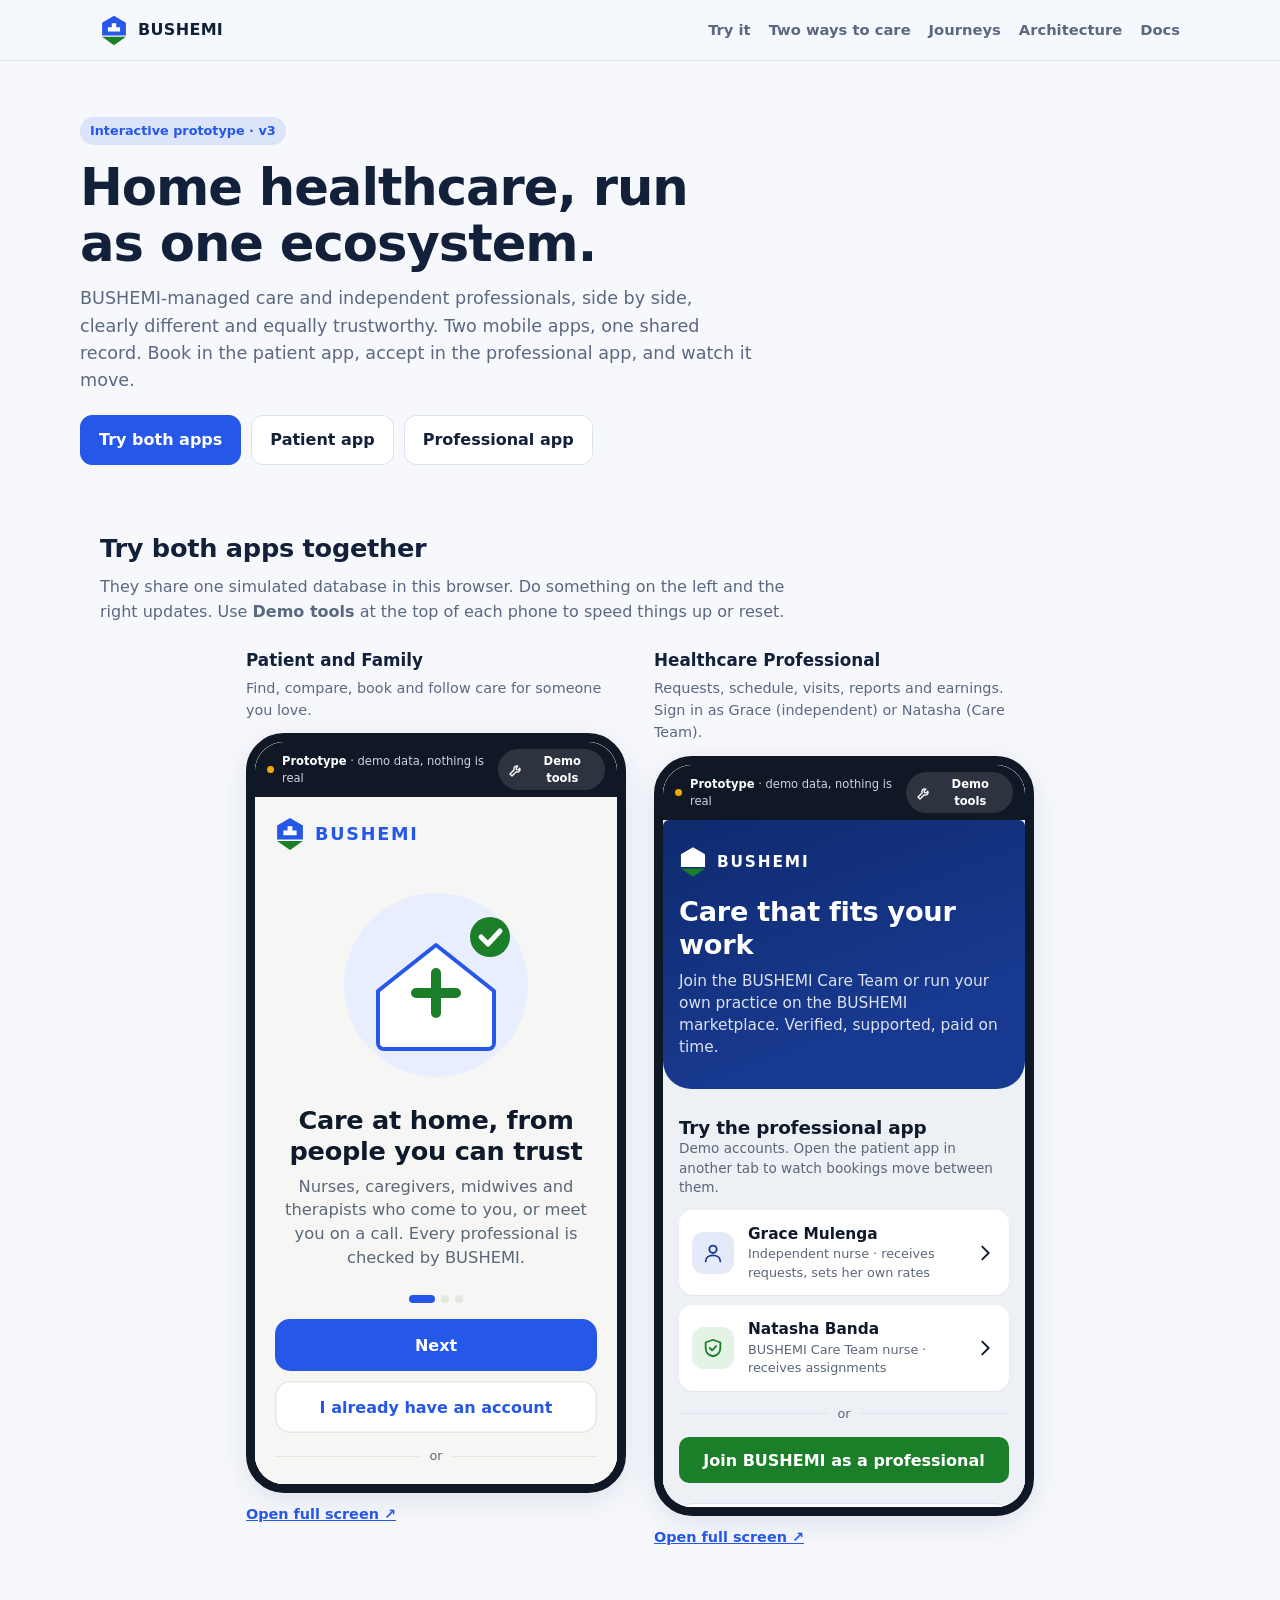
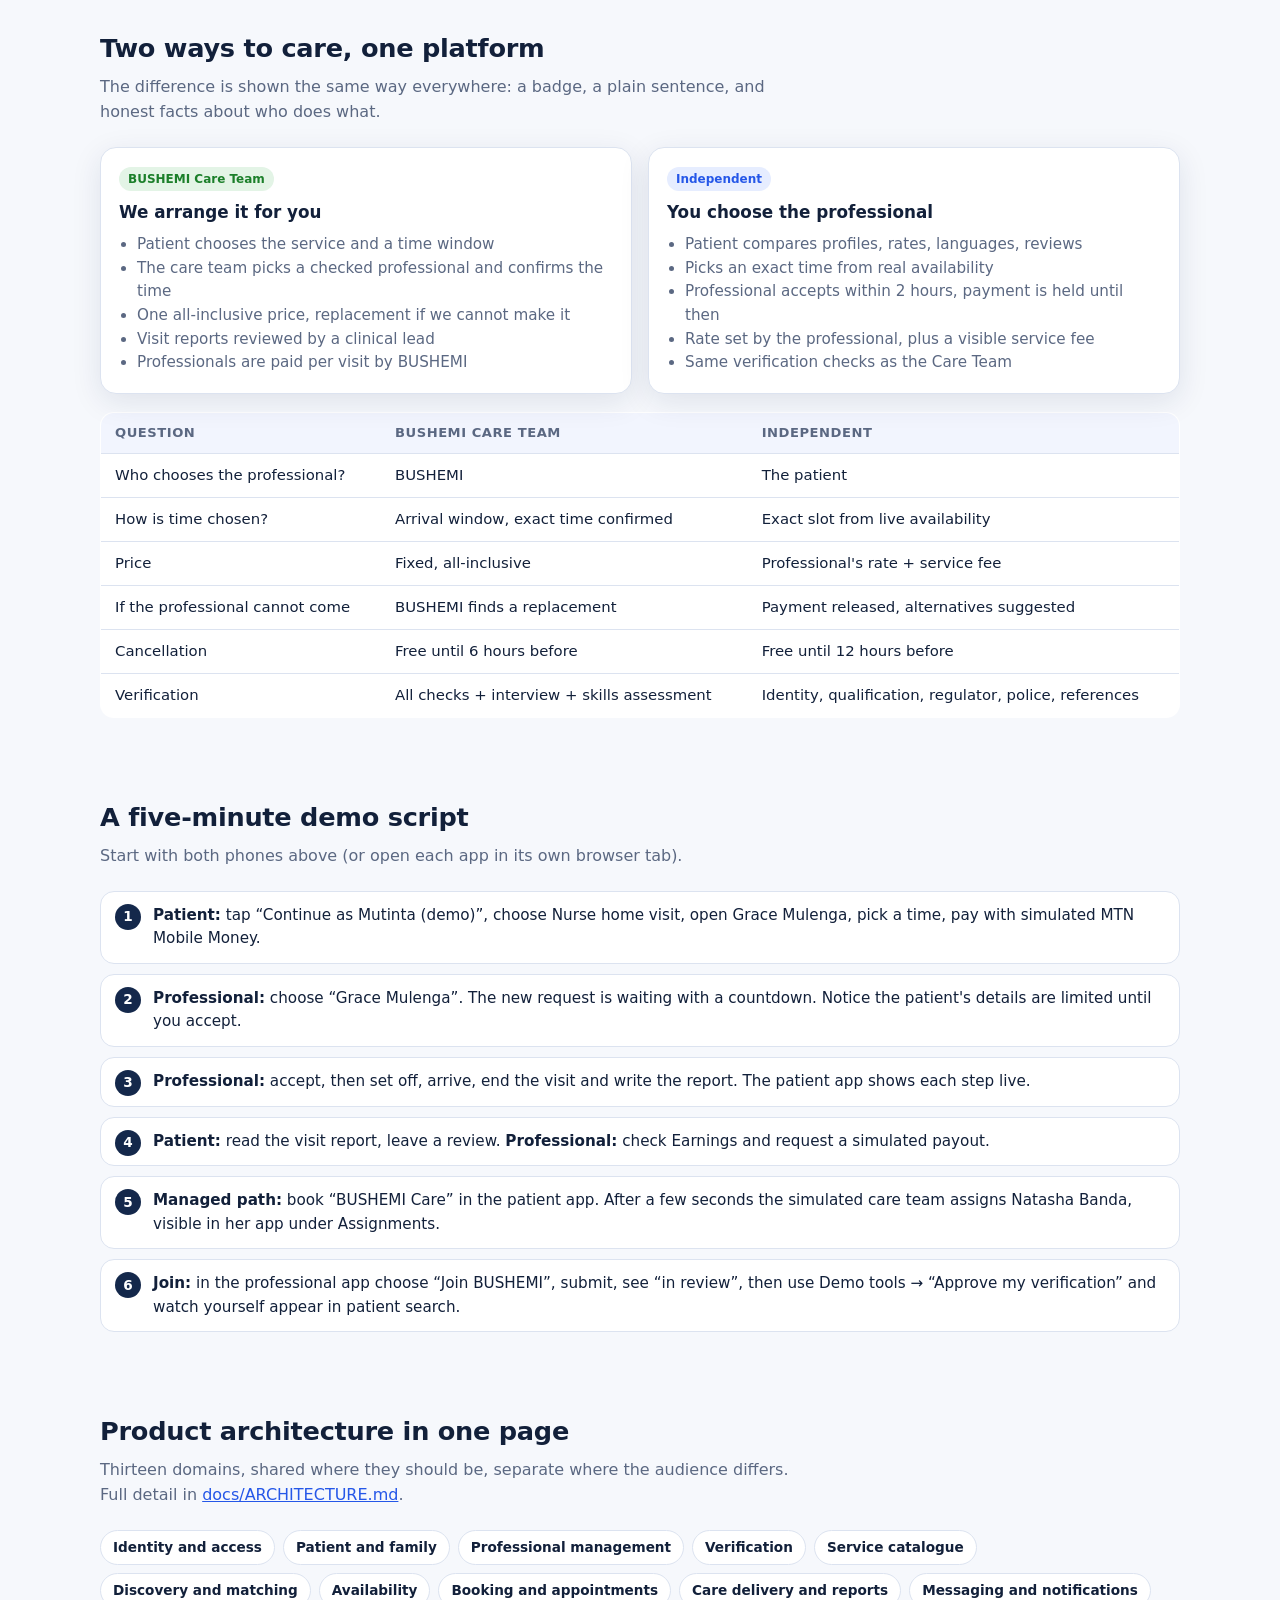
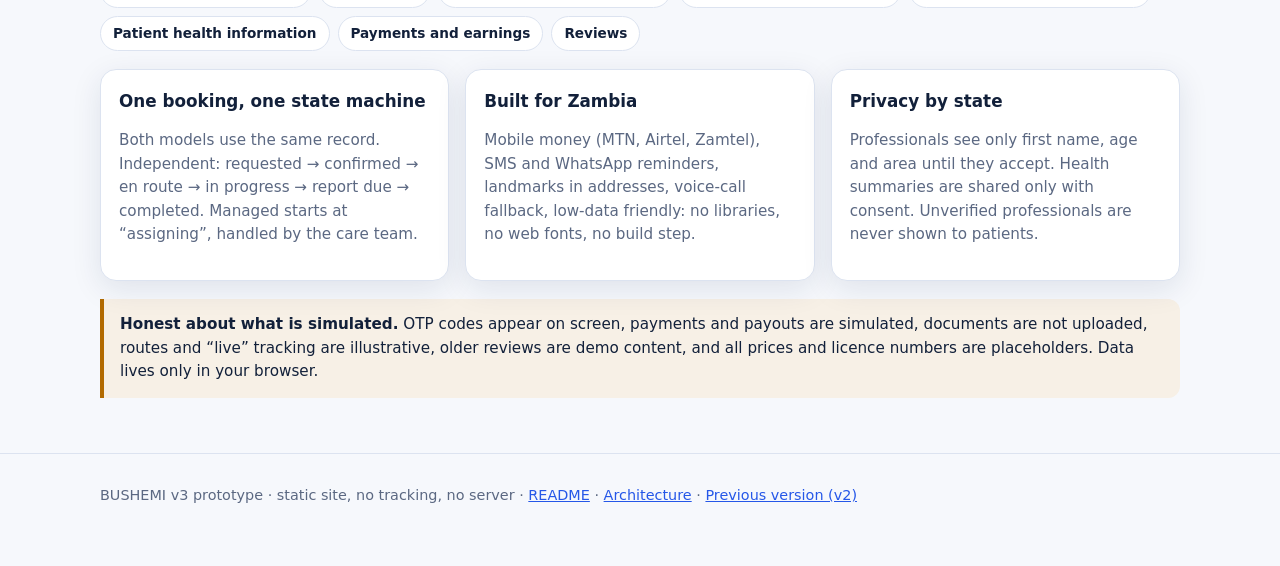
<file: index.html>
<!doctype html>
<html lang="en">
<head>
<meta charset="utf-8">
<meta name="viewport" content="width=device-width,initial-scale=1">
<title>BUSHEMI v3 · Home healthcare prototype</title>
<meta name="description" content="Interactive prototype of BUSHEMI: BUSHEMI-managed care and an independent professional marketplace in one ecosystem. Patient and professional apps side by side.">
<link rel="icon" href="assets/img/logo-mark.svg" type="image/svg+xml">
<style>
:root{--bg:#F6F8FC;--surface:#fff;--ink:#12203A;--muted:#5B6882;--line:#DCE3F0;--brand:#2557E8;--navy:#14284B;--green:#1B7F2A;--amber:#B26A00;--shadow:0 8px 30px rgba(20,40,75,.10)}
@media (prefers-color-scheme:dark){:root{--bg:#0C1424;--surface:#141F36;--ink:#EAF0FF;--muted:#9FB0D0;--line:#26365A;--shadow:0 8px 30px rgba(0,0,0,.4)}}
*{box-sizing:border-box}html{scroll-behavior:smooth}
body{margin:0;background:var(--bg);color:var(--ink);font:16px/1.55 system-ui,-apple-system,"Segoe UI",Roboto,sans-serif}
a{color:var(--brand)}.wrap{max-width:1120px;margin:0 auto;padding:0 20px}
header.top{position:sticky;top:0;z-index:5;background:color-mix(in srgb,var(--bg) 90%,transparent);backdrop-filter:blur(8px);border-bottom:1px solid var(--line)}
header.top .wrap{display:flex;align-items:center;justify-content:space-between;height:60px;gap:12px}
.brand{display:flex;align-items:center;gap:10px;font-weight:800;letter-spacing:.02em}.brand img{width:28px;height:31px}
nav a{margin-left:18px;text-decoration:none;color:var(--muted);font-weight:600;font-size:.92rem}nav a:hover{color:var(--ink)}
.hero{padding:56px 0 24px}.hero h1{font-size:clamp(2rem,5vw,3.2rem);line-height:1.1;margin:0 0 14px;letter-spacing:-.02em;max-width:18ch}
.hero p{font-size:1.1rem;color:var(--muted);max-width:60ch;margin:0 0 20px}
.pill{display:inline-block;background:color-mix(in srgb,var(--brand) 12%,transparent);color:var(--brand);font-weight:700;font-size:.8rem;padding:4px 10px;border-radius:99px;margin-bottom:14px}
.btns{display:flex;gap:10px;flex-wrap:wrap}.btn{display:inline-block;padding:12px 18px;border-radius:12px;font-weight:700;text-decoration:none;border:1.5px solid var(--line);color:var(--ink);background:var(--surface)}
.btn.p{background:var(--brand);border-color:var(--brand);color:#fff}
section{padding:40px 0;scroll-margin-top:60px}h2{font-size:1.6rem;margin:0 0 6px;letter-spacing:-.01em}.lead{color:var(--muted);margin:0 0 22px;max-width:70ch}
.phones{display:flex;gap:28px;justify-content:center;flex-wrap:wrap}
.ph{width:min(100%,380px)}.ph h3{margin:0 0 4px;font-size:1.05rem}.ph p{margin:0 0 12px;color:var(--muted);font-size:.9rem}
.frame{height:760px;border:9px solid #101826;border-radius:38px;overflow:hidden;box-shadow:var(--shadow);background:#fff}.frame iframe{width:100%;height:100%;border:0;display:block}
.open{display:inline-block;margin-top:10px;font-size:.9rem;font-weight:600}
.cols{display:grid;grid-template-columns:repeat(auto-fit,minmax(280px,1fr));gap:16px}
.card{background:var(--surface);border:1px solid var(--line);border-radius:16px;padding:18px;box-shadow:var(--shadow)}
.card h3{margin:0 0 6px;font-size:1.05rem}.card p,.card li{color:var(--muted);font-size:.95rem}.card ul{padding-left:18px;margin:8px 0 0}
.tag{display:inline-block;font-size:.75rem;font-weight:800;padding:3px 9px;border-radius:99px;margin-bottom:8px}.tag.m{background:#E3F4E6;color:var(--green)}.tag.i{background:#E6EDFF;color:var(--brand)}
@media (prefers-color-scheme:dark){.tag.m{background:#143222;color:#7FD590}.tag.i{background:#16295A;color:#9DB8FF}}
table{width:100%;border-collapse:collapse;background:var(--surface);border:1px solid var(--line);border-radius:14px;overflow:hidden;font-size:.93rem}
th,td{text-align:left;padding:10px 14px;border-bottom:1px solid var(--line);vertical-align:top}th{background:color-mix(in srgb,var(--brand) 6%,var(--surface));font-size:.82rem;text-transform:uppercase;letter-spacing:.04em;color:var(--muted)}tr:last-child td{border-bottom:0}
.table-wrap{overflow-x:auto}
ol.steps{counter-reset:s;list-style:none;padding:0;margin:0;display:grid;gap:10px}
ol.steps li{counter-increment:s;background:var(--surface);border:1px solid var(--line);border-radius:14px;padding:12px 14px 12px 52px;position:relative;font-size:.95rem}
ol.steps li:before{content:counter(s);position:absolute;left:14px;top:12px;width:26px;height:26px;border-radius:50%;background:var(--navy);color:#fff;font-weight:800;font-size:.85rem;display:grid;place-items:center}
.domains{display:flex;flex-wrap:wrap;gap:8px}.domains span{background:var(--surface);border:1px solid var(--line);border-radius:99px;padding:6px 12px;font-size:.85rem;font-weight:600}
.note{border-left:4px solid var(--amber);background:color-mix(in srgb,var(--amber) 10%,var(--surface));padding:14px 16px;border-radius:0 12px 12px 0;font-size:.95rem}
footer{padding:30px 0 60px;color:var(--muted);font-size:.9rem;border-top:1px solid var(--line)}
@media (max-width:700px){.frame{height:680px}nav{display:none}}
</style>
</head>
<body>
<header class="top"><div class="wrap"><div class="brand"><img src="assets/img/logo-mark.svg" alt="">BUSHEMI</div>
<nav><a href="#try">Try it</a><a href="#model">Two ways to care</a><a href="#journeys">Journeys</a><a href="#architecture">Architecture</a><a href="docs/ARCHITECTURE.md">Docs</a></nav></div></header>

<main>
<div class="wrap hero">
  <span class="pill">Interactive prototype · v3</span>
  <h1>Home healthcare, run as one ecosystem.</h1>
  <p>BUSHEMI-managed care and independent professionals, side by side, clearly different and equally trustworthy. Two mobile apps, one shared record. Book in the patient app, accept in the professional app, and watch it move.</p>
  <div class="btns"><a class="btn p" href="#try">Try both apps</a><a class="btn" href="patient/">Patient app</a><a class="btn" href="pro/">Professional app</a></div>
</div>

<section id="try"><div class="wrap">
  <h2>Try both apps together</h2>
  <p class="lead">They share one simulated database in this browser. Do something on the left and the right updates. Use <b>Demo tools</b> at the top of each phone to speed things up or reset.</p>
  <div class="phones">
    <div class="ph"><h3>Patient and Family</h3><p>Find, compare, book and follow care for someone you love.</p><div class="frame"><iframe src="patient/index.html?embed=1" title="BUSHEMI patient app" loading="lazy"></iframe></div><a class="open" href="patient/">Open full screen ↗</a></div>
    <div class="ph"><h3>Healthcare Professional</h3><p>Requests, schedule, visits, reports and earnings. Sign in as Grace (independent) or Natasha (Care Team).</p><div class="frame"><iframe src="pro/index.html?embed=1" title="BUSHEMI professional app" loading="lazy"></iframe></div><a class="open" href="pro/">Open full screen ↗</a></div>
  </div>
</div></section>

<section id="model"><div class="wrap">
  <h2>Two ways to care, one platform</h2>
  <p class="lead">The difference is shown the same way everywhere: a badge, a plain sentence, and honest facts about who does what.</p>
  <div class="cols">
    <div class="card"><span class="tag m">BUSHEMI Care Team</span><h3>We arrange it for you</h3><ul><li>Patient chooses the service and a time window</li><li>The care team picks a checked professional and confirms the time</li><li>One all-inclusive price, replacement if we cannot make it</li><li>Visit reports reviewed by a clinical lead</li><li>Professionals are paid per visit by BUSHEMI</li></ul></div>
    <div class="card"><span class="tag i">Independent</span><h3>You choose the professional</h3><ul><li>Patient compares profiles, rates, languages, reviews</li><li>Picks an exact time from real availability</li><li>Professional accepts within 2 hours, payment is held until then</li><li>Rate set by the professional, plus a visible service fee</li><li>Same verification checks as the Care Team</li></ul></div>
  </div>
  <div class="table-wrap" style="margin-top:18px"><table>
    <tr><th>Question</th><th>BUSHEMI Care Team</th><th>Independent</th></tr>
    <tr><td>Who chooses the professional?</td><td>BUSHEMI</td><td>The patient</td></tr>
    <tr><td>How is time chosen?</td><td>Arrival window, exact time confirmed</td><td>Exact slot from live availability</td></tr>
    <tr><td>Price</td><td>Fixed, all-inclusive</td><td>Professional's rate + service fee</td></tr>
    <tr><td>If the professional cannot come</td><td>BUSHEMI finds a replacement</td><td>Payment released, alternatives suggested</td></tr>
    <tr><td>Cancellation</td><td>Free until 6 hours before</td><td>Free until 12 hours before</td></tr>
    <tr><td>Verification</td><td>All checks + interview + skills assessment</td><td>Identity, qualification, regulator, police, references</td></tr>
  </table></div>
</div></section>

<section id="journeys"><div class="wrap">
  <h2>A five-minute demo script</h2>
  <p class="lead">Start with both phones above (or open each app in its own browser tab).</p>
  <ol class="steps">
    <li><b>Patient:</b> tap “Continue as Mutinta (demo)”, choose Nurse home visit, open Grace Mulenga, pick a time, pay with simulated MTN Mobile Money.</li>
    <li><b>Professional:</b> choose “Grace Mulenga”. The new request is waiting with a countdown. Notice the patient's details are limited until you accept.</li>
    <li><b>Professional:</b> accept, then set off, arrive, end the visit and write the report. The patient app shows each step live.</li>
    <li><b>Patient:</b> read the visit report, leave a review. <b>Professional:</b> check Earnings and request a simulated payout.</li>
    <li><b>Managed path:</b> book “BUSHEMI Care” in the patient app. After a few seconds the simulated care team assigns Natasha Banda, visible in her app under Assignments.</li>
    <li><b>Join:</b> in the professional app choose “Join BUSHEMI”, submit, see “in review”, then use Demo tools → “Approve my verification” and watch yourself appear in patient search.</li>
  </ol>
</div></section>

<section id="architecture"><div class="wrap">
  <h2>Product architecture in one page</h2>
  <p class="lead">Thirteen domains, shared where they should be, separate where the audience differs. Full detail in <a href="docs/ARCHITECTURE.md">docs/ARCHITECTURE.md</a>.</p>
  <div class="domains"><span>Identity and access</span><span>Patient and family</span><span>Professional management</span><span>Verification</span><span>Service catalogue</span><span>Discovery and matching</span><span>Availability</span><span>Booking and appointments</span><span>Care delivery and reports</span><span>Messaging and notifications</span><span>Patient health information</span><span>Payments and earnings</span><span>Reviews</span></div>
  <div class="cols" style="margin-top:18px">
    <div class="card"><h3>One booking, one state machine</h3><p>Both models use the same record. Independent: requested → confirmed → en route → in progress → report due → completed. Managed starts at “assigning”, handled by the care team.</p></div>
    <div class="card"><h3>Built for Zambia</h3><p>Mobile money (MTN, Airtel, Zamtel), SMS and WhatsApp reminders, landmarks in addresses, voice-call fallback, low-data friendly: no libraries, no web fonts, no build step.</p></div>
    <div class="card"><h3>Privacy by state</h3><p>Professionals see only first name, age and area until they accept. Health summaries are shared only with consent. Unverified professionals are never shown to patients.</p></div>
  </div>
  <p class="note" style="margin-top:18px"><b>Honest about what is simulated.</b> OTP codes appear on screen, payments and payouts are simulated, documents are not uploaded, routes and “live” tracking are illustrative, older reviews are demo content, and all prices and licence numbers are placeholders. Data lives only in your browser.</p>
</div></section>
</main>
<footer><div class="wrap">BUSHEMI v3 prototype · static site, no tracking, no server · <a href="README.md">README</a> · <a href="docs/ARCHITECTURE.md">Architecture</a> · <a href="legacy/v2/index.html">Previous version (v2)</a></div></footer>
</body>
</html>
</file>
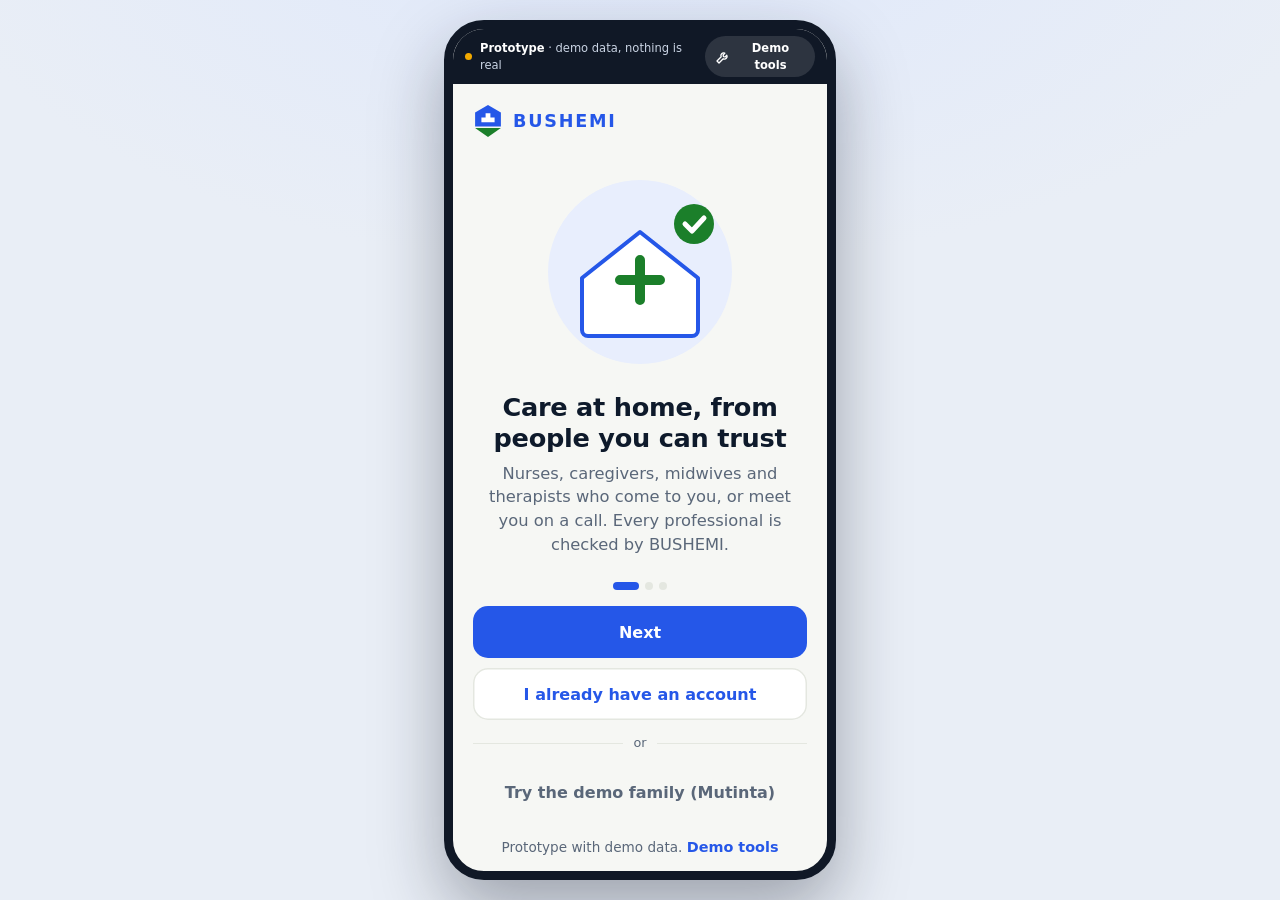
<file: patient/index.html>
<!doctype html>
<html lang="en" data-app="patient">
<head>
<meta charset="utf-8">
<meta name="viewport" content="width=device-width,initial-scale=1,viewport-fit=cover">
<title>BUSHEMI · Patient and Family</title>
<meta name="theme-color" content="#2557E8">
<meta name="description" content="BUSHEMI patient and family prototype: find, book and manage home healthcare.">
<link rel="icon" href="../assets/img/logo-mark.svg" type="image/svg+xml">
<link rel="stylesheet" href="../assets/css/base.css">
<link rel="stylesheet" href="../assets/css/patient.css">
</head>
<body>
<div class="stage">
  <div class="device">
    <div id="ribbon"></div>
    <div class="app-shell">
      <div id="banners"></div>
      <main id="screen" class="screen" tabindex="-1" aria-live="polite"></main>
      <nav id="tabbar" class="tabbar" aria-label="Main" hidden></nav>
    </div>
    <div id="sheet-root"></div>
    <div id="toast-root" aria-live="polite"></div>
  </div>
</div>
<noscript><p style="padding:24px;font-family:sans-serif">BUSHEMI needs JavaScript to run.</p></noscript>
<script src="../assets/js/core/util.js"></script>
<script src="../assets/js/core/icons.js"></script>
<script src="../assets/js/data/config.js"></script>
<script src="../assets/js/core/engine.js"></script>
<script src="../assets/js/domain/rules.js"></script>
<script src="../assets/js/domain/booking.js"></script>
<script src="../assets/js/data/seed.js"></script>
<script src="../assets/js/shared/components.js"></script>
<script src="../assets/js/shared/views.js"></script>
<script src="../assets/js/patient/core.js"></script>
<script src="../assets/js/patient/discover.js"></script>
<script src="../assets/js/patient/booking.js"></script>
<script src="../assets/js/patient/onboarding.js"></script>
<script src="../assets/js/patient/care.js"></script>
<script src="../assets/js/patient/account.js"></script>
<script src="../assets/js/patient/app.js"></script>
</body>
</html>
</file>
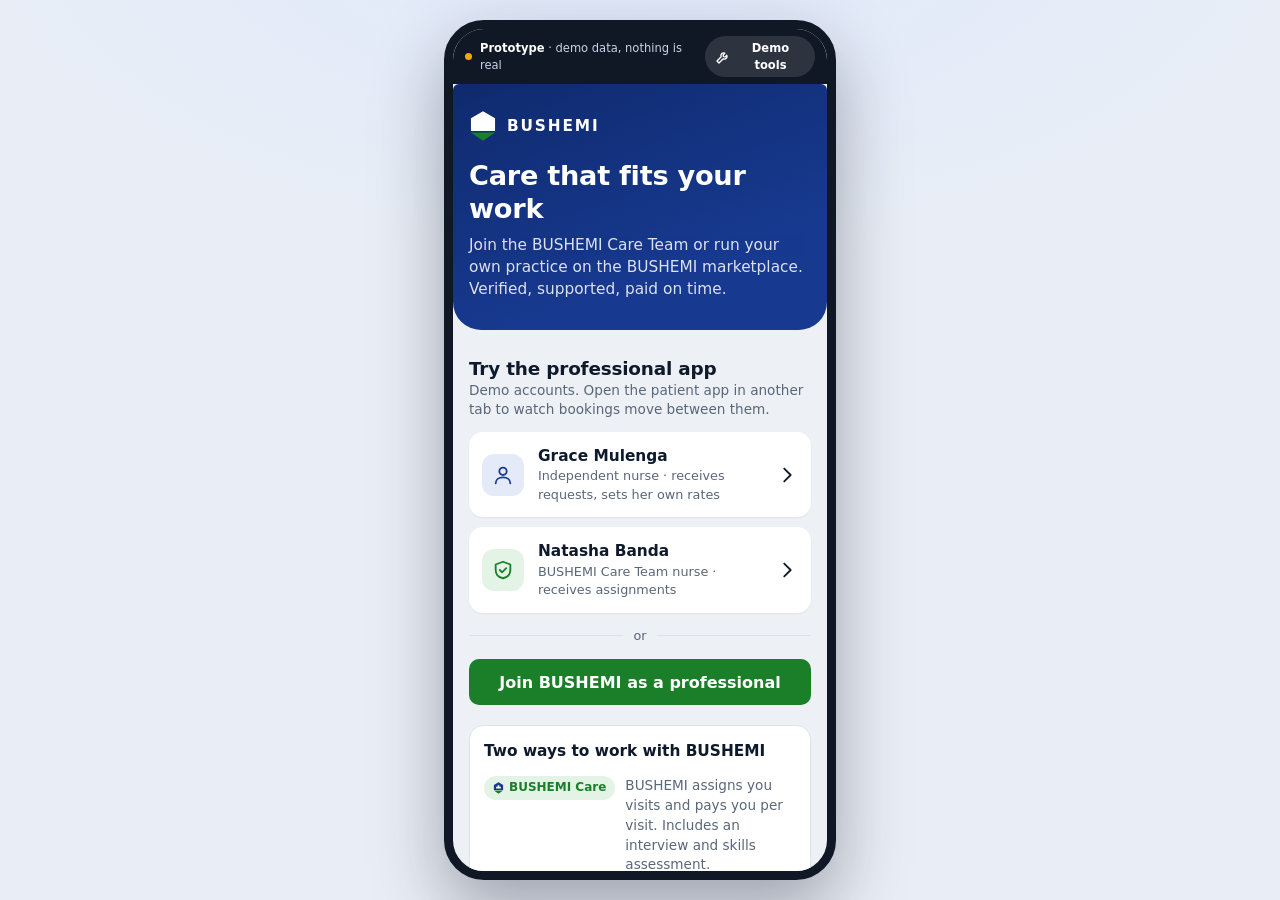
<file: pro/index.html>
<!doctype html>
<html lang="en" data-app="pro">
<head>
<meta charset="utf-8">
<meta name="viewport" content="width=device-width,initial-scale=1,viewport-fit=cover">
<title>BUSHEMI · Professional</title>
<meta name="theme-color" content="#14284B">
<meta name="description" content="BUSHEMI patient and family prototype: find, book and manage home healthcare work: requests, visits, reports and earnings.">
<link rel="icon" href="../assets/img/logo-mark.svg" type="image/svg+xml">
<link rel="stylesheet" href="../assets/css/base.css">
<link rel="stylesheet" href="../assets/css/pro.css">
</head>
<body>
<div class="stage">
  <div class="device">
    <div id="ribbon"></div>
    <div class="app-shell">
      <div id="banners"></div>
      <main id="screen" class="screen" tabindex="-1" aria-live="polite"></main>
      <nav id="tabbar" class="tabbar" aria-label="Main" hidden></nav>
    </div>
    <div id="sheet-root"></div>
    <div id="toast-root" aria-live="polite"></div>
  </div>
</div>
<noscript><p style="padding:24px;font-family:sans-serif">BUSHEMI needs JavaScript to run.</p></noscript>
<script src="../assets/js/core/util.js"></script>
<script src="../assets/js/core/icons.js"></script>
<script src="../assets/js/data/config.js"></script>
<script src="../assets/js/core/engine.js"></script>
<script src="../assets/js/domain/rules.js"></script>
<script src="../assets/js/domain/booking.js"></script>
<script src="../assets/js/data/seed.js"></script>
<script src="../assets/js/shared/components.js"></script>
<script src="../assets/js/shared/views.js"></script>
<script src="../assets/js/pro/core.js"></script>
<script src="../assets/js/pro/onboarding.js"></script>
<script src="../assets/js/pro/work.js"></script>
<script src="../assets/js/pro/me.js"></script>
<script src="../assets/js/pro/app.js"></script>
</body>
</html>
</file>
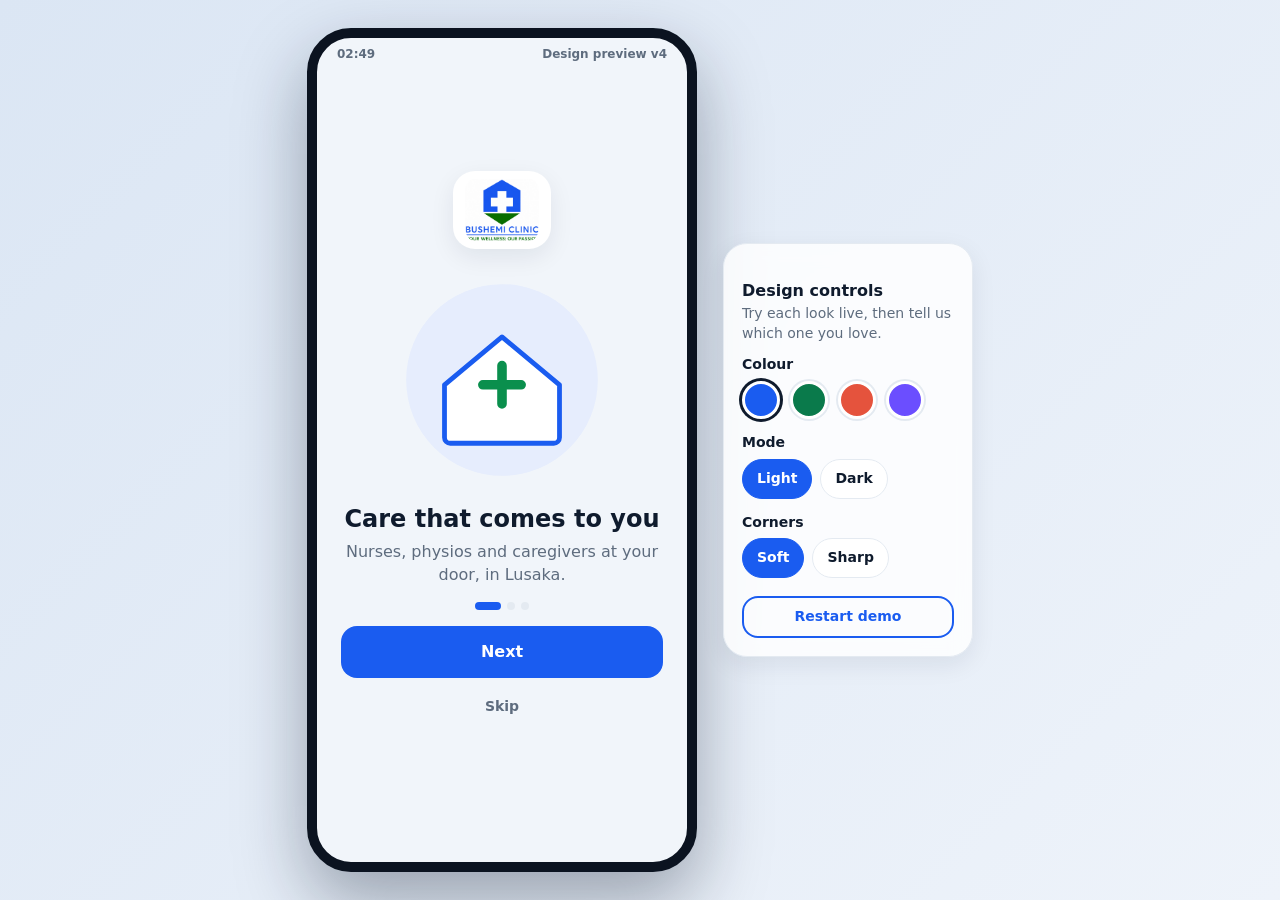
<file: legacy/v2/index.html>
<!DOCTYPE html>
<html lang="en" data-pal="ocean" data-theme="light" data-shape="soft"><head>
<meta charset="utf-8">
<meta name="viewport" content="width=device-width, initial-scale=1, viewport-fit=cover">
<title>Bushemi Care: design preview v4</title>
<style>
/* ===== EASY TO CHANGE: LOOKS (the client can switch these live in the preview) ===== */
:root{--p:#1A5CF0;--p2:#0C2E7A;--a:#0A8F4D;--bg:#F1F5FA;--solid:#fff;--glass:rgba(255,255,255,.82);--ink:#0F1B2D;--mut:#5E6C7E;--line:#E4EAF1;
 --soft:color-mix(in srgb,var(--p) 11%,var(--solid));--red:#D93636;--redsoft:#FCE8E6;--amb:#8A5300;--ambs:#FFF0D1;--grn:#0A7A44;--grns:#E1F4EA;--r:22px;--sh:0 8px 24px rgba(15,27,45,.08)}
[data-pal=forest]{--p:#0A7A4B;--p2:#064D31;--a:#1A5CF0}
[data-pal=sunrise]{--p:#E5533D;--p2:#8F2A1B;--a:#0A8F4D}
[data-pal=violet]{--p:#6B4EFF;--p2:#34218F;--a:#0A8F4D}
[data-shape=sharp]{--r:8px}
[data-theme=dark]{--bg:#0A101C;--solid:#141D2F;--glass:rgba(20,29,47,.85);--ink:#EAF0F8;--mut:#9AA8BC;--line:#243048;--amb:#F5B94A;--ambs:#3A2B0A;--grn:#4FD08E;--grns:#10301F;--redsoft:#3B1717;--red:#FF7A70;--sh:0 8px 24px rgba(0,0,0,.35)}
*{box-sizing:border-box;margin:0}
body{font-family:ui-rounded,"SF Pro Rounded","Nunito","Segoe UI",system-ui,-apple-system,Roboto,sans-serif;background:linear-gradient(135deg,#dbe6f4,#eef3fa);color:var(--ink);min-height:100vh;font-size:16px;line-height:1.4}
html[data-theme=dark] body{background:#05080f}
.stage{min-height:100vh;display:flex;align-items:center;justify-content:center;gap:26px;padding:12px}
.phone{width:390px;height:min(844px,100vh - 24px);background:var(--bg);border-radius:44px;border:10px solid #0b1320;position:relative;overflow:hidden;display:flex;flex-direction:column;box-shadow:0 30px 70px rgba(10,20,40,.35);flex:none}
.status{display:flex;justify-content:space-between;font-size:12px;font-weight:700;color:var(--mut);padding:8px 20px 2px;flex:none}
.panel{width:250px;background:var(--glass);border:1px solid var(--line);border-radius:24px;padding:18px;box-shadow:var(--sh);backdrop-filter:blur(10px)}
.panel h3{margin-bottom:2px}
@media(max-width:900px){.panel{display:none}}
@media(max-width:520px){.stage{padding:0;display:block}.phone{width:100%;height:100dvh;border:0;border-radius:0;box-shadow:none}}
#main{flex:1;display:flex;flex-direction:column;min-height:0}
.scr{flex:1;overflow-y:auto;padding:6px 16px 112px}.scr.p0{padding:0 0 12px}
h1{font-size:24px;line-height:1.2}h2{font-size:18px;margin:22px 0 10px;display:flex;justify-content:space-between;align-items:center}h2 a{font-size:14px;color:var(--p);font-weight:700;cursor:pointer}
h3{font-size:16px;margin:18px 0 8px}
.mut{color:var(--mut)}small{font-size:13px;color:var(--mut)}.ctr{text-align:center}
.between{display:flex;justify-content:space-between;align-items:center;gap:10px}.row{display:flex;gap:10px;align-items:center}
.i{width:24px;height:24px;stroke:currentColor;fill:none;stroke-width:2;stroke-linecap:round;stroke-linejoin:round;flex:none}.i.sm{width:18px;height:18px}
.st{width:15px;height:15px;fill:#F5A623;stroke:#F5A623}.vf{width:17px;height:17px;stroke:var(--a);vertical-align:-3px}
.card{background:var(--solid);border-radius:var(--r);padding:16px;box-shadow:var(--sh);margin-bottom:14px}
.btn{display:inline-flex;align-items:center;justify-content:center;gap:8px;min-height:52px;padding:0 20px;border:0;border-radius:calc(var(--r) - 6px);background:var(--p);color:#fff;font:inherit;font-weight:700;cursor:pointer;text-decoration:none}
.btn.full{width:100%}.btn.o{background:transparent;color:var(--p);box-shadow:inset 0 0 0 2px var(--p)}.btn.ac{background:var(--a)}.btn.r{background:transparent;color:var(--red);box-shadow:inset 0 0 0 2px var(--red)}.btn.w{background:#fff;color:var(--p2)}.btn.gl{background:rgba(255,255,255,.2);color:#fff}.btn.sm{min-height:42px;padding:0 14px;font-size:14px}.btn:disabled{opacity:.4}
:focus-visible{outline:3px solid #FFB400;outline-offset:2px}
.chip{min-height:40px;padding:0 14px;border-radius:99px;border:1.5px solid var(--line);background:var(--solid);color:var(--ink);font:inherit;font-weight:600;font-size:14px;cursor:pointer;white-space:nowrap}
.chip.on{background:var(--p);color:#fff;border-color:var(--p)}.chip:disabled{opacity:.35;text-decoration:line-through;cursor:default}
.chips{display:flex;gap:8px;flex-wrap:wrap}.hs{display:flex;gap:10px;overflow-x:auto;padding-bottom:6px;scrollbar-width:none}.hs>*{flex:none}
.pill{display:inline-block;padding:3px 10px;border-radius:99px;font-size:12.5px;font-weight:700}.pb{background:var(--soft);color:var(--p)}.pg{background:var(--grns);color:var(--grn)}.pa{background:var(--ambs);color:var(--amb)}.pr{background:var(--redsoft);color:var(--red)}.pw{background:rgba(255,255,255,.22);color:#fff}
input,select,textarea{width:100%;font:inherit;color:var(--ink);background:var(--solid);border:2px solid var(--line);border-radius:14px;padding:12px 14px;min-height:50px}
input:focus,select:focus,textarea:focus{border-color:var(--p);outline:0}textarea{min-height:80px}
label,.lab{display:block;font-weight:700;margin:14px 0 6px;font-size:14px}
.av{position:relative;border-radius:50%;overflow:hidden;display:inline-flex;align-items:center;justify-content:center;color:#fff;font-weight:800;flex:none}
.av img{position:absolute;inset:0;width:100%;height:100%;object-fit:cover}
.top{display:flex;justify-content:space-between;align-items:center;padding:8px 0 10px}
.who{display:flex;align-items:center;gap:12px;background:none;border:0;font:inherit;color:var(--ink);cursor:pointer;text-align:left}.who b{font-size:19px;display:block;line-height:1.1}
.tr{display:flex;gap:8px}
.ib{width:46px;height:46px;border-radius:50%;border:0;background:var(--solid);color:var(--ink);cursor:pointer;display:flex;align-items:center;justify-content:center;position:relative;box-shadow:var(--sh)}
.ib .nd{position:absolute;top:10px;right:11px;width:10px;height:10px;border-radius:50%;background:var(--red);border:2px solid var(--solid)}
.ib.gl2{background:rgba(255,255,255,.22);color:#fff;box-shadow:none}.ib.fav.on{color:#fff}.ib.fav.on .i{fill:#fff}
.loc{display:inline-flex;align-items:center;gap:6px;background:var(--soft);color:var(--p);border:0;border-radius:99px;padding:8px 14px;font:inherit;font-weight:700;font-size:14px;cursor:pointer;margin-bottom:12px}
.search{display:flex;align-items:center;gap:10px;width:100%;background:var(--solid);border:0;border-radius:calc(var(--r) - 4px);padding:15px 16px;color:var(--mut);font:inherit;box-shadow:var(--sh);cursor:pointer;margin-bottom:16px;text-align:left}
.hero{background:linear-gradient(135deg,var(--p),var(--p2));color:#fff;border-radius:calc(var(--r) + 6px);padding:18px;position:relative;overflow:hidden;margin-bottom:16px}
.hero:before,.hero:after{content:"";position:absolute;border-radius:50%;background:rgba(255,255,255,.10)}.hero:before{width:150px;height:150px;right:-40px;top:-50px}.hero:after{width:90px;height:90px;right:50px;bottom:-45px}
.hero>*{position:relative;z-index:1}.hl{font-size:21px;font-weight:800;margin-top:10px}.hsub{opacity:.85;font-size:15px}
.g4{display:grid;grid-template-columns:repeat(4,1fr);gap:12px 8px}
.tile{display:flex;flex-direction:column;align-items:center;gap:6px;background:none;border:0;font:inherit;font-size:12px;font-weight:700;color:var(--ink);cursor:pointer}
.tile .ti{width:60px;height:60px;border-radius:calc(var(--r) - 2px);display:flex;align-items:center;justify-content:center;color:#fff;box-shadow:0 6px 14px rgba(0,0,0,.14)}
.mini{width:128px;background:var(--solid);border:0;border-radius:var(--r);padding:14px 10px;display:flex;flex-direction:column;align-items:center;gap:3px;font:inherit;color:var(--ink);box-shadow:var(--sh);cursor:pointer}
.mini small{text-align:center;line-height:1.2}.rt{display:flex;align-items:center;gap:3px;font-weight:700;font-size:13px}
.pc{display:flex;gap:12px;align-items:center;background:var(--solid);border-radius:var(--r);padding:14px;box-shadow:var(--sh);margin-bottom:12px;cursor:pointer}
.pc .b{flex:1;min-width:0}.nm{font-weight:800}.meta{font-size:13.5px;display:flex;align-items:center;gap:4px;margin-top:2px;flex-wrap:wrap}
.dot{width:9px;height:9px;border-radius:50%;background:#B8C2CE;display:inline-block}.dot.on{background:#1DB65A;box-shadow:0 0 0 3px rgba(29,182,90,.2)}
.fav{border:0;background:none;color:var(--mut);cursor:pointer;width:40px;height:40px;display:flex;align-items:center;justify-content:center}.fav.on{color:var(--red)}.fav.on .i{fill:var(--red)}
.phero{height:150px;background:linear-gradient(135deg,var(--p),var(--p2));display:flex;justify-content:space-between;padding:16px;position:relative;overflow:hidden}
.phero:before{content:"";position:absolute;width:200px;height:200px;border-radius:50%;background:rgba(255,255,255,.1);right:-50px;top:-70px}.phero>*{position:relative}
.pbody{padding:0 16px}.pav{display:flex;justify-content:center;margin-top:-48px;margin-bottom:8px}.pav .av{border:5px solid var(--bg)}
.stats{display:grid;grid-template-columns:repeat(3,1fr);gap:10px;margin:14px 0}.stats>div{background:var(--solid);border-radius:var(--r);padding:12px;text-align:center;box-shadow:var(--sh)}.stats b{font-size:20px;display:block}
.vrow{display:flex;gap:8px;align-items:center;margin:6px 0;font-size:15px}.vrow .i{stroke:var(--a)}
.rev{background:var(--solid);border-radius:var(--r);padding:14px;margin-bottom:10px;box-shadow:var(--sh)}
.bar2{position:sticky;bottom:0;display:flex;gap:10px;padding:12px 16px;background:var(--glass);backdrop-filter:blur(14px);border-top:1px solid var(--line);margin-top:18px}.bar2>*{flex:1}
.days{display:flex;gap:8px;overflow-x:auto;padding-bottom:6px;scrollbar-width:none}
.day{flex:none;width:58px;padding:10px 0;border-radius:calc(var(--r) - 6px);border:1.5px solid var(--line);background:var(--solid);font:inherit;color:var(--ink);cursor:pointer;display:flex;flex-direction:column;align-items:center;gap:2px}.day small{font-size:11.5px}.day b{font-size:18px}.day.on{background:var(--p);border-color:var(--p);color:#fff}.day.on small{color:#fff;opacity:.85}
.rdo{display:flex;align-items:center;gap:12px;width:100%;text-align:left;font:inherit;color:var(--ink);background:var(--solid);border:2px solid var(--line);border-radius:calc(var(--r) - 6px);padding:12px;margin-bottom:8px;cursor:pointer}
.rdo.on{border-color:var(--p);background:var(--soft)}.rdo .b{flex:1}.rdo b{display:block}.rd{width:22px;height:22px;border-radius:50%;border:2px solid var(--line);flex:none}.rdo.on .rd{border:7px solid var(--p)}
.li{display:flex;align-items:center;gap:12px;padding:11px 0;border-bottom:1px solid var(--line)}.li:last-child{border:0}.li .b{flex:1}.li b{display:block}
.tot{display:flex;justify-content:space-between;font-weight:800;font-size:20px;padding-top:10px}
.date{width:54px;height:58px;border-radius:calc(var(--r) - 8px);background:var(--soft);color:var(--p);display:flex;flex-direction:column;align-items:center;justify-content:center;font-weight:800;font-size:20px;line-height:1.1;flex:none}.date small{font-size:11.5px;color:var(--p)}
.tabs{display:flex;background:var(--solid);border-radius:99px;padding:4px;box-shadow:var(--sh);margin:6px 0 16px}.tabs button{flex:1;min-height:42px;border:0;background:none;border-radius:99px;font:inherit;font-weight:700;color:var(--mut);cursor:pointer}.tabs button.on{background:var(--p);color:#fff}
.sw{width:56px;height:32px;border-radius:20px;border:0;background:#C5CCD3;position:relative;cursor:pointer;flex:none}.sw:after{content:"";position:absolute;left:4px;top:4px;width:24px;height:24px;border-radius:50%;background:#fff;transition:left .15s}.sw.on{background:var(--a)}.sw.on:after{left:28px}
.nav{position:absolute;left:14px;right:14px;bottom:12px;height:68px;background:var(--glass);backdrop-filter:blur(16px);border-radius:calc(var(--r) + 4px);box-shadow:0 10px 30px rgba(10,20,40,.2);display:none;padding:6px;border:1px solid var(--line);z-index:10}.nav.on{display:flex}
.nav button{flex:1;border:0;background:none;color:var(--mut);font:inherit;font-size:11px;font-weight:700;display:flex;flex-direction:column;align-items:center;justify-content:center;gap:2px;border-radius:calc(var(--r) - 2px);cursor:pointer;position:relative}.nav button.on{background:var(--soft);color:var(--p)}
.badge{position:absolute;top:5px;left:calc(50% + 6px);background:var(--red);color:#fff;font-size:10px;font-style:normal;border-radius:99px;min-width:16px;height:16px;display:flex;align-items:center;justify-content:center;padding:0 4px}
.ov{position:absolute;inset:0;background:rgba(10,18,30,.55);display:none;align-items:flex-end;z-index:30}.ov.on{display:flex}
.sheet{background:var(--solid);width:100%;max-height:92%;overflow-y:auto;border-radius:28px 28px 0 0;padding:10px 18px 24px}.grab{width:44px;height:5px;border-radius:3px;background:var(--line);margin:0 auto 12px}
.toast{position:absolute;left:16px;right:16px;bottom:96px;background:#0b1320;color:#fff;border-radius:16px;padding:12px 16px;font-weight:600;z-index:40;display:none;text-align:center}
.spin{width:54px;height:54px;border-radius:50%;border:6px solid var(--soft);border-top-color:var(--p);margin:20px auto;animation:sp 1s linear infinite}@keyframes sp{to{transform:rotate(360deg)}}
@media(prefers-reduced-motion:reduce){.spin{animation-duration:3s}}
.tick{width:80px;height:80px;border-radius:50%;background:var(--grns);color:var(--grn);display:flex;align-items:center;justify-content:center;margin:10px auto 12px}.tick .i{width:42px;height:42px;stroke-width:3}
.spark{width:100%;height:38px;display:block}
.vit{display:flex;align-items:center;gap:12px}.vit .b{flex:1}.vit b.n{font-size:22px}.vit .sp{width:110px}
.bub{max-width:80%;padding:10px 14px;border-radius:18px;margin:6px 0;font-size:15px}.bub.me{margin-left:auto;background:var(--p);color:#fff;border-bottom-right-radius:6px}.bub.p{background:var(--solid);border-bottom-left-radius:6px;box-shadow:var(--sh)}.bub small{display:block;opacity:.65;font-size:11px;margin-top:2px;color:inherit}
.comp{display:flex;gap:8px;padding:10px 12px 14px;background:var(--solid);border-top:1px solid var(--line)}.comp input{border-radius:99px}.comp .btn{min-width:50px;padding:0;border-radius:50%;width:50px}
.thh{display:flex;align-items:center;gap:12px;padding:8px 14px 10px;background:var(--solid);border-bottom:1px solid var(--line)}.thh .b{flex:1}
.map{background:var(--soft);border-radius:var(--r);overflow:hidden;margin-bottom:14px}.map svg{display:block;width:100%;height:auto}
.tl{list-style:none;padding:0}.tl li{position:relative;padding:0 0 16px 44px}.tl li:before{content:"";position:absolute;left:13px;top:30px;bottom:0;width:3px;background:var(--line)}.tl li:last-child:before{display:none}
.tl i{position:absolute;left:0;top:0;width:30px;height:30px;border-radius:50%;border:3px solid var(--line);background:var(--solid);font-style:normal;font-weight:800;display:flex;align-items:center;justify-content:center;color:var(--mut);font-size:13px}
.tl .d i{background:var(--a);border-color:var(--a);color:#fff}.tl .d:before{background:var(--a)}.tl .n i{border-color:var(--p);background:var(--soft);color:var(--p)}.tl b{display:block}.tl span{font-size:14px;color:var(--mut)}
.dots{display:flex;gap:10px}.dotb{width:38px;height:38px;border-radius:50%;border:3px solid var(--solid);cursor:pointer;box-shadow:0 0 0 2px var(--line)}.dotb.on{box-shadow:0 0 0 3px var(--ink)}
.pbar{height:10px;border-radius:99px;background:var(--line);overflow:hidden}.pbar i{display:block;height:100%;background:var(--a);border-radius:99px}
.bars{display:flex;align-items:flex-end;gap:8px;height:130px;margin:10px 0}.bars>div{flex:1;display:flex;flex-direction:column;align-items:center;justify-content:flex-end;gap:4px;height:100%}.bars i{width:100%;border-radius:8px 8px 4px 4px;background:linear-gradient(var(--p),var(--p2));min-height:4px}.bars small{font-size:11px}
.ill{display:flex;justify-content:center;padding:34px 0 10px}.ill svg{width:230px;height:230px}
.onb{padding:0 24px 24px;display:flex;flex-direction:column;min-height:100%;justify-content:center}
.logo{display:block;margin:0 auto;background:#fff;border-radius:22px;padding:8px 12px;box-shadow:var(--sh)}.logo.sm{height:78px;width:auto}.logo.lg{height:150px;width:auto}
.seg{display:grid;grid-template-columns:1fr 1fr;background:var(--soft);border-radius:99px;padding:4px;margin:16px 0 14px}.seg button{min-height:44px;border:0;border-radius:99px;background:transparent;color:var(--mut);font:inherit;font-weight:700;cursor:pointer}.seg button.on{background:var(--solid);color:var(--p);box-shadow:var(--sh)}
.fld{margin-bottom:12px}.fld label{display:block;font-size:13px;font-weight:700;color:var(--mut);margin:0 0 5px 2px}.pw{position:relative}.pw input{padding-right:64px}.pw button{position:absolute;right:8px;top:50%;transform:translateY(-50%);border:0;background:none;color:var(--p);font:inherit;font-weight:700;font-size:13px;cursor:pointer;min-height:36px;padding:0 8px}.pre{display:flex;gap:8px}.pre span{display:flex;align-items:center;padding:0 12px;border:2px solid var(--line);border-radius:14px;background:var(--solid);font-weight:700;white-space:nowrap}.err{color:var(--red);font-size:13px;font-weight:600;min-height:18px;margin:2px 2px 8px}
.sx{position:absolute;right:14px;top:10px;width:36px;height:36px;border-radius:50%;border:0;background:var(--soft);color:var(--ink);font-size:20px;line-height:1;cursor:pointer}.sheet{position:relative}
.dts{display:flex;gap:6px;justify-content:center;margin:16px 0}.dts i{width:8px;height:8px;border-radius:99px;background:var(--line)}.dts i.on{width:26px;background:var(--p)}
.sos{background:var(--red);color:#fff}
.promo{background:linear-gradient(135deg,var(--a),color-mix(in srgb,var(--a) 55%,#000));color:#fff;border-radius:calc(var(--r) + 4px);padding:18px;position:relative;overflow:hidden;margin-top:6px}.promo b{font-size:19px;display:block}.promo p{opacity:.9;margin:4px 0 12px;max-width:70%}.promo svg{position:absolute;right:-6px;bottom:-6px;width:110px;opacity:.28;stroke:#fff}
</style></head>
<body>
<div class="stage">
 <div class="phone">
  <div class="status"><span id="clk">9:41</span><span>Design preview v4</span></div>
  <main id="main"></main>
  <nav class="nav" id="nav"></nav>
  <div class="ov" id="ov"><div class="sheet" id="sheet"></div></div>
  <div class="toast" id="toast"></div>
 </div>
 <aside class="panel" id="panel"></aside>
</div>
<script>
/* ===== EASY TO CHANGE: PRICES (placeholders, in Kwacha) ===== */
const SV=[
 {id:'nurse',n:'Nurse',full:'Nurse home visit',p:350,i:'nurse',c:'#1A5CF0',mode:'home'},
 {id:'physio',n:'Physio',full:'Physiotherapy visit',p:450,i:'body',c:'#7A4CE0',mode:'home'},
 {id:'mum',n:'Mum & baby',full:'Mother and baby care',p:400,i:'baby',c:'#E0599B',mode:'home'},
 {id:'care',n:'Caregiver',full:'Caregiver day visit',p:300,i:'heart',c:'#0A8F4D',mode:'home'},
 {id:'diet',n:'Dietician',full:'Dietician consultation',p:180,i:'leaf',c:'#6AA81E',mode:'tele'},
 {id:'psy',n:'Therapy',full:'Psychologist consultation',p:250,i:'mind',c:'#B8860B',mode:'tele'}];
const FEES={inquiry:250,firstMonth:9000,monthly:7500};
const VOUCHER='WELCOME10';
const PIC='https://randomuser.me/api/portraits/';
const P=[
 {id:1,n:'Grace Mulenga',role:'Registered Nurse',svc:['nurse'],yrs:8,r:4.9,rv:41,visits:312,area:'Chalala',langs:['English','Nyanja'],today:true,ph:PIC+'women/44.jpg',bio:'Eight years of hospital and home nursing. Wound care, injections, drips and post-surgery recovery, always gentle and on time.'},
 {id:2,n:'Natasha Banda',role:'Enrolled Nurse',svc:['nurse'],yrs:5,r:4.8,rv:23,visits:188,area:'Kabulonga',langs:['English','Bemba'],today:true,ph:PIC+'women/68.jpg',bio:'Patient, friendly nurse who loves caring for older people at home. Blood pressure, sugar checks and medication support.'},
 {id:4,n:'Mercy Zulu',role:'Certified Caregiver',svc:['care'],yrs:11,r:4.9,rv:57,visits:430,area:'Woodlands',langs:['English','Nyanja','Bemba'],today:true,ph:PIC+'women/12.jpg',bio:'Eleven years of elderly and long-term care. Bathing, meals, mobility and warm company. Day, night and live-in.'},
 {id:5,n:'Chileshe Mutale',role:'Physiotherapist',svc:['physio'],yrs:7,r:4.7,rv:34,visits:260,area:'Roma',langs:['English','Bemba'],today:true,ph:PIC+'men/52.jpg',bio:'Helps you move better after surgery, injury or stroke. Simple home exercise plans that actually fit your day.'},
 {id:6,n:'Mwansa Kapata',role:'Dietician',svc:['diet'],yrs:6,r:4.8,rv:19,visits:140,area:'Video only',langs:['English','Bemba'],today:false,ph:PIC+'women/26.jpg',bio:'Eating plans for diabetes, blood pressure and healthy weight, built around food you can find in Lusaka markets.'},
 {id:7,n:'Ruth Tembo',role:'Midwife and lactation counsellor',svc:['mum'],yrs:9,r:4.9,rv:46,visits:355,area:'Chalala',langs:['English','Nyanja'],today:false,ph:PIC+'women/79.jpg',bio:'Newborn checks, breastfeeding help and recovery support for new mums, right in your home.'},
 {id:8,n:'Bwalya Chola',role:'Clinical Psychologist',svc:['psy'],yrs:10,r:4.9,rv:63,visits:520,area:'Video only',langs:['English','Bemba','Nyanja'],today:true,ph:PIC+'men/75.jpg',bio:'Private, caring talk therapy for stress, grief, anxiety and family concerns. Calm space, no judgement.'}];
const REV=[['Mutinta M.','Arrived on time and was so gentle with my mother. Highly recommend.',5],['Peter K.','Clear explanations, very professional. We felt safe.',5],['Agnes S.','Good care and kind to the whole family. Booking again.',4]];
const SLOTS=['08:00','09:00','10:00','11:00','12:00','14:00','15:00','16:00','17:00','18:00'];
const KINDS={mtn:['MTN Mobile Money','096 123 4567'],airtel:['Airtel Money','097 123 4567'],zamtel:['Zamtel Kwacha','095 123 4567'],card:['Visa or Mastercard',''],cash:['Pay at the clinic','']};
const PALS=[['ocean','Ocean','#1A5CF0'],['forest','Forest','#0A7A4B'],['sunrise','Sunrise','#E5533D'],['violet','Violet','#6B4EFF']];
const REPLIES=['Thank you, noted. I will see you then.','Of course, no problem at all.','I am on my way, about 15 minutes.','Please keep the medicines and any reports ready.','Got it. Is there anything else I should know?'];

/* ---------- helpers ---------- */
const $=s=>document.querySelector(s),$$=s=>[...document.querySelectorAll(s)];
const kw=n=>'K'+Math.round(n).toLocaleString('en-US');
const esc=s=>String(s).replace(/[&<>"]/g,c=>({'&':'&amp;','<':'&lt;','>':'&gt;','"':'&quot;'}[c]));
const hash=s=>{let h=0;for(const c of String(s))h=(h*31+c.charCodeAt(0))|0;return Math.abs(h)};
const TODAY=(()=>{const d=new Date();d.setHours(0,0,0,0);return d})();
const addD=(d,n)=>{const x=new Date(d);x.setDate(x.getDate()+n);return x};
const dkey=d=>`${d.getFullYear()}-${d.getMonth()+1}-${d.getDate()}`;
const dOf=k=>{const[y,m,d]=k.split('-').map(Number);return new Date(y,m-1,d)};
const fmt=d=>d.toLocaleDateString('en-GB',{weekday:'short',day:'numeric',month:'short'});
const wd=d=>d.toLocaleDateString('en-GB',{weekday:'short'});
const mo=d=>d.toLocaleDateString('en-GB',{month:'short'});
const svOf=id=>SV.find(s=>s.id===id),PV=id=>P.find(p=>p.id===+id);
const minP=p=>Math.min(...p.svc.map(i=>svOf(i).p));
const IC={home:'<path d="M3 11l9-7 9 7v9a1 1 0 0 1-1 1h-5v-6H9v6H4a1 1 0 0 1-1-1z"/>',
 search:'<circle cx="11" cy="11" r="7"/><path d="M20 20l-3.5-3.5"/>',cal:'<rect x="3" y="5" width="18" height="16" rx="3"/><path d="M8 3v4M16 3v4M3 10h18"/>',
 chat:'<path d="M21 12a8 8 0 0 1-11.6 7.1L4 20l1-4.6A8 8 0 1 1 21 12z"/>',user:'<circle cx="12" cy="8" r="4"/><path d="M4 21c0-4 3.5-6.5 8-6.5s8 2.5 8 6.5"/>',
 heart:'<path d="M12 21s-8-5-8-11a4.5 4.5 0 0 1 8-2.8A4.5 4.5 0 0 1 20 10c0 6-8 11-8 11z"/>',
 nurse:'<path d="M12 5v8M8 9h8"/><rect x="4" y="3" width="16" height="18" rx="4"/><path d="M8 17h8"/>',
 body:'<circle cx="12" cy="5" r="2.5"/><path d="M12 8v6M6 11l6 1 6-1M9 21l3-7 3 7"/>',
 doc:'<circle cx="12" cy="7" r="3.5"/><path d="M5 21c0-4 3-6 7-6s7 2 7 6M10 16v2a2 2 0 0 0 4 0"/>',
 baby:'<circle cx="12" cy="12" r="8"/><path d="M9 11h.01M15 11h.01M9.5 15c1.5 1.3 3.5 1.3 5 0"/>',
 leaf:'<path d="M5 19c0-9 5-14 15-14 0 10-5 15-14 15M5 19l8-8"/>',
 mind:'<path d="M9 4a4 4 0 0 0-4 4 3 3 0 0 0-1 5 3 3 0 0 0 3 4 3 3 0 0 0 5 1V5a3 3 0 0 0-3-1zM15 4a4 4 0 0 1 4 4 3 3 0 0 1 1 5 3 3 0 0 1-3 4 3 3 0 0 1-5 1"/>',
 star:'<path d="M12 3l2.7 5.6 6.1.9-4.4 4.3 1 6.1L12 17l-5.4 2.9 1-6.1L3.2 9.5l6.1-.9z"/>',
 shield:'<path d="M12 3l8 3v6c0 5-3.5 8-8 9-4.5-1-8-4-8-9V6z"/><path d="M8.5 12l2.5 2.5L15.5 10"/>',
 pin:'<path d="M12 21s7-6 7-11a7 7 0 0 0-14 0c0 5 7 11 7 11z"/><circle cx="12" cy="10" r="2.5"/>',
 clock:'<circle cx="12" cy="12" r="9"/><path d="M12 7v5l3 2"/>',
 phone:'<path d="M5 4h4l2 5-2.5 1.5a11 11 0 0 0 5 5L15 13l5 2v4a2 2 0 0 1-2 2A16 16 0 0 1 3 6a2 2 0 0 1 2-2z"/>',
 video:'<rect x="3" y="6" width="13" height="12" rx="3"/><path d="M16 10l5-3v10l-5-3z"/>',
 bell:'<path d="M6 9a6 6 0 0 1 12 0c0 6 2.5 7.5 2.5 7.5h-17S6 15 6 9zM10 20a2 2 0 0 0 4 0"/>',
 sos:'<path d="M12 3l10 18H2z"/><path d="M12 10v5M12 18h.01"/>',
 pill:'<path d="M10.5 3.5a4.2 4.2 0 0 1 6 6l-7 7a4.2 4.2 0 0 1-6-6z"/><path d="M8 8l6 6"/>',
 pulse:'<path d="M3 12h4l2.5-6 4 12 2.5-6H21"/>',send:'<path d="M21 3L10 14M21 3l-7 18-4-7-7-4z"/>',
 back:'<path d="M15 5l-7 7 7 7"/>',check:'<path d="M5 12.5l4.5 4.5L19 7.5"/>',plus:'<path d="M12 5v14M5 12h14"/>',
 wallet:'<rect x="3" y="6" width="18" height="14" rx="3"/><path d="M3 10h18M16 15h2"/>',
 bag:'<rect x="3" y="7" width="18" height="13" rx="3"/><path d="M9 7V5a2 2 0 0 1 2-2h2a2 2 0 0 1 2 2v2"/>',
 map:'<path d="M9 4L3 6v14l6-2 6 2 6-2V4l-6 2z"/><path d="M9 4v14M15 6v14"/>',
 gift:'<rect x="3" y="9" width="18" height="12" rx="2"/><path d="M12 9v12M3 13h18M12 9c-2-4-6-3-5 0M12 9c2-4 6-3 5 0"/>'};
const ic=(n,c='')=>`<svg class="i ${c}" viewBox="0 0 24 24" aria-hidden="true">${IC[n]}</svg>`;
const GR=['#1A5CF0,#6AA8FF','#0A8F4D,#7BDCA8','#E5533D,#FFB199','#6B4EFF,#B3A6FF','#0E9AA7,#8EE3EA','#E0599B,#FFB3D6'];
const av=(n,u,s=48)=>`<span class="av" style="width:${s}px;height:${s}px;font-size:${Math.round(s*.38)}px;background:linear-gradient(135deg,${GR[hash(n)%GR.length]})">${esc(n.replace(/^Dr\.?\s*/,'')[0])}${u?`<img src="${u}" alt="" loading="lazy" onerror="this.remove()">`:''}</span>`;
function spark(a,st){const w=120,h=38,mn=Math.min(...a),mx=Math.max(...a),r=mx-mn||1,pts=a.map((v,i)=>[+(i*w/(a.length-1)).toFixed(1),+(h-5-((v-mn)/r)*(h-10)).toFixed(1)]),l=pts.map(p=>p.join(',')).join(' '),e=pts[pts.length-1];
 return `<svg viewBox="0 0 ${w} ${h}" class="spark" aria-hidden="true"><polygon points="0,${h} ${l} ${w},${h}" style="fill:${st};opacity:.13"/><polyline points="${l}" fill="none" style="stroke:${st}" stroke-width="2.5" stroke-linecap="round" stroke-linejoin="round"/><circle cx="${e[0]}" cy="${e[1]}" r="3.6" style="fill:${st}"/></svg>`}
const greeting=()=>{const h=new Date().getHours();return h<12?'Good morning':h<17?'Good afternoon':'Good evening'};

/* ---------- state ---------- */
const S={role:'client',pal:'ocean',dark:false,shape:'soft',loc:'Chalala, Lusaka',user:{name:'Mutinta Mwila',phone:'096 123 4567'},
 f:'all',q:'',todayOnly:false,sort:'rating',fav:[4],tab2:'Upcoming',voucherUsed:false,rt:5,unread:{1:1},
 fam:[{n:'Mutinta Mwila',r:'Myself'},{n:'Chanda Mwila',r:'Mother'}],
 addrs:[{n:'Home',a:'Chalala, Lusaka'},{n:"Mother's house",a:'Woodlands, Lusaka'}],
 methods:[{k:'mtn',s:'096 123 4567'}],tg:{push:true,sms:true,wa:false},lang:'English',
 appts:[
  {id:1,pid:1,svc:'nurse',who:'Chanda Mwila',d:dkey(TODAY),tm:'14:00',st:'On the way',addr:"Mother's house, Woodlands",amt:350},
  {id:3,pid:5,svc:'physio',who:'Mutinta Mwila',d:dkey(addD(TODAY,-12)),tm:'09:00',st:'Completed',addr:'Home, Chalala',amt:450,sum:'Good progress on the knee. Do the three exercises twice a day. Next review in two weeks.',rated:0},
  {id:4,pid:2,svc:'nurse',who:'Chanda Mwila',d:dkey(addD(TODAY,-20)),tm:'Morning',st:'Completed',addr:"Mother's house, Woodlands",amt:350,sum:'Blood pressure checked and normal. Dressing changed. Drink more water.',rated:5}],
 threads:{1:[{f:'p',t:"Hello Mutinta, I will be at your mother's house by 14:00 today.",m:'12:05'}]},
 vit:{bp:[128,132,126,130,124,127,125],bpd:[82,85,80,84,79,81,80],sugar:[6.1,6.4,5.9,6.8,6.2,6.0,5.8],weight:[71.2,71.0,70.8,70.9,70.5,70.4,70.2]},
 meds:[{id:1,n:'Amlodipine',dose:'5 mg',time:'08:00',taken:true},{id:2,n:'Metformin',dose:'500 mg',time:'13:00',taken:false},{id:3,n:'Vitamin D',dose:'1 tablet',time:'20:00',taken:false}],
 cg:{name:'Grace Mulenga',on:true,days:[1,1,1,1,1,0,0],shifts:['Morning','Afternoon'],bal:1850,week:[420,350,700,0,560,350,470],
  jobs:[{id:1,who:'Mrs Phiri',svc:'Nurse home visit',area:'Kabulonga · 3.2 km',when:'Today, 16:00',pay:350},{id:2,who:'Mr Banda',svc:'Wound dressing',area:'Chalala · 1.1 km',when:'Tomorrow, 09:00',pay:300},{id:3,who:'Mrs Tembo',svc:'Elderly care (day)',area:'Woodlands · 5.4 km',when:'Wed, 08:00',pay:420}],
  sched:[{who:'Mr Zimba',svc:'Injection and BP check',when:'Today, 11:30',pay:350}]}};
const first=()=>S.user.name.split(' ')[0];
const unread=()=>Object.keys(S.unread).length;
let B={};
const ST={stage:'onb',slide:0,tab:'home',stack:[],tmr:null,prog:{}};
const V={},A={};
const FULL=['thread'],FLUSH=['prof','onb','role','login'];
const LOGO='[data-uri]';
const NAVS={client:[['home','Home','home'],['find','Find','search'],['appts','Bookings','cal'],['msgs','Chat','chat'],['health','Health','pulse']],cg:[['jobs','Jobs','bag'],['sched','Schedule','cal'],['earn','Earnings','wallet']]};
const cur=()=>ST.stage!=='app'?{v:ST.stage}:ST.stack.length?ST.stack[ST.stack.length-1]:{v:ST.tab};

/* ---------- shell ---------- */
function applyLook(){const r=document.documentElement;r.dataset.pal=S.pal;r.dataset.theme=S.dark?'dark':'light';r.dataset.shape=S.shape}
function looks(){return `<div class="lab" style="margin-top:12px">Colour</div><div class="dots">${PALS.map(p=>`<button class="dotb ${S.pal===p[0]?'on':''}" style="background:${p[2]}" data-act="pal" data-v="${p[0]}" aria-label="${p[1]}" title="${p[1]}"></button>`).join('')}</div>
 <div class="lab">Mode</div><div class="chips"><button class="chip ${!S.dark?'on':''}" data-act="dark" data-v="0">Light</button><button class="chip ${S.dark?'on':''}" data-act="dark" data-v="1">Dark</button></div>
 <div class="lab">Corners</div><div class="chips"><button class="chip ${S.shape==='soft'?'on':''}" data-act="shape" data-v="soft">Soft</button><button class="chip ${S.shape==='sharp'?'on':''}" data-act="shape" data-v="sharp">Sharp</button></div>`}
const panelHTML=()=>`<h3>Design controls</h3><p class="mut" style="font-size:14px">Try each look live, then tell us which one you love.</p>${looks()}<button class="btn o sm full" style="margin-top:18px" data-act="restart">Restart demo</button>`;
function toast(t){const e=$('#toast');e.textContent=t;e.style.display='block';clearTimeout(toast.t);toast.t=setTimeout(()=>e.style.display='none',2200)}
function sheet(h){$('#sheet').innerHTML='<div class="grab"></div><button class="sx" data-act="close" aria-label="Close">&times;</button>'+h;$('#ov').classList.add('on')}
const close=()=>$('#ov').classList.remove('on');
$('#ov').addEventListener('click',e=>{if(e.target.id==='ov')close()});
const navHTML=()=>NAVS[S.role].map(n=>`<button class="${ST.tab===n[0]?'on':''}" data-act="tab" data-v="${n[0]}">${ic(n[2])}${n[1]}${n[0]==='msgs'&&unread()?`<i class="badge">${unread()}</i>`:''}</button>`).join('');
function draw(keep){
 clearInterval(ST.tmr);
 const old=$('#cur'),y=keep&&old?old.scrollTop:0,c=cur(),html=V[c.v](c.a);
 $('#main').innerHTML=FULL.includes(c.v)?html:`<section class="scr ${FLUSH.includes(c.v)?'p0':''}" id="cur">${html}</section>`;
 const show=ST.stage==='app'&&!ST.stack.length,nv=$('#nav');nv.className='nav'+(show?' on':'');if(show)nv.innerHTML=navHTML();
 const e=$('#cur');if(e)e.scrollTop=y;
 if(c.v==='thread')e.scrollTop=e.scrollHeight;
 if(c.v==='track')startTrack(c.a);
 $('#panel').innerHTML=panelHTML();
}
const push=(v,a)=>{ST.stack.push({v,a});draw()};
const back=()=>{ST.stack.pop();draw()};
const goTab=t=>{ST.tab=t;ST.stack=[];draw()};
document.addEventListener('keydown',e=>{if(e.key==='Escape')close()});
document.addEventListener('click',e=>{const a=e.target.closest('[data-act]');if(a&&A[a.dataset.act])A[a.dataset.act](a.dataset.v,a,e)});
setInterval(()=>{const c=$('#clk');if(c)c.textContent=new Date().toLocaleTimeString('en-GB',{hour:'2-digit',minute:'2-digit'})},20000);
$('#clk').textContent=new Date().toLocaleTimeString('en-GB',{hour:'2-digit',minute:'2-digit'});
const hdr=(t,r='')=>`<div class="top"><div class="row"><button class="ib" data-act="back" aria-label="Back">${ic('back')}</button><h1>${t}</h1></div>${r}</div>`;
A.tab=v=>goTab(v);A.back=()=>{if(ST.stack.length)back();else{const h=S.role==='cg'?'jobs':'home';if(ST.tab!==h)goTab(h)}};A.go=v=>push(v);
A.pal=v=>{S.pal=v;applyLook();draw(true)};A.dark=v=>{S.dark=v==='1';applyLook();draw(true)};A.shape=v=>{S.shape=v;applyLook();draw(true)};
A.restart=()=>{ST.stage='onb';ST.slide=0;ST.stack=[];S.role='client';draw()};
A.switch=()=>{S.role=S.role==='cg'?'client':'cg';ST.tab=S.role==='cg'?'jobs':'home';ST.stack=[];draw()};
A.close=()=>close();

/* ---------- login ---------- */
const LG={mode:'in',show:false,err:'',ph:'',nm:'',pw:'',pw2:''};
const lgKeep=()=>{['lph','lnm','lpw','lpw2'].forEach(id=>{const e=$('#'+id);if(e)LG[{lph:'ph',lnm:'nm',lpw:'pw',lpw2:'pw2'}[id]]=e.value})};
V.login=()=>{const up=LG.mode==='up',ty=LG.show?'text':'password';
 return `<div class="onb" style="justify-content:flex-start;padding-top:14px"><button class="ib" data-act="lback" aria-label="Back">${ic('back')}</button>
 <img class="logo lg" src="${LOGO}" alt="Bushemi Clinic" style="margin-top:6px">
 <div class="seg" role="tablist"><button class="${!up?'on':''}" data-act="lmode" data-v="in">Sign in</button><button class="${up?'on':''}" data-act="lmode" data-v="up">Create account</button></div>
 ${up?`<div class="fld"><label for="lnm">Full name</label><input id="lnm" autocomplete="name" placeholder="e.g. Mutinta Banda" value="${esc(LG.nm)}"></div>`:''}
 <div class="fld"><label for="lph">Phone number</label><div class="pre"><span>+260</span><input id="lph" type="tel" inputmode="numeric" autocomplete="tel-national" placeholder="97 123 4567" value="${esc(LG.ph)}"></div></div>
 <div class="fld"><label for="lpw">Password</label><div class="pw"><input id="lpw" type="${ty}" autocomplete="${up?'new-password':'current-password'}" placeholder="At least 6 characters" value="${esc(LG.pw)}"><button type="button" data-act="lshow">${LG.show?'Hide':'Show'}</button></div></div>
 ${up?`<div class="fld"><label for="lpw2">Confirm password</label><input id="lpw2" type="${ty}" autocomplete="new-password" value="${esc(LG.pw2)}"></div>`:''}
 <div class="err" role="alert">${LG.err}</div>
 <button class="btn full" data-act="lgo">${up?'Create account':'Sign in'}</button>
 ${up?'':'<button class="btn sm" style="background:none;color:var(--p);margin:8px auto 0;display:flex" data-act="lforgot">Forgot password?</button>'}
 <div class="between" style="margin:14px 0 10px;color:var(--mut);font-size:13px"><hr style="flex:1;border:0;border-top:1px solid var(--line)"><span style="padding:0 10px">or</span><hr style="flex:1;border:0;border-top:1px solid var(--line)"></div>
 <button class="btn o full" data-act="lotp">${ic('chat','sm')} Get a code by SMS</button>
 <button class="btn sm" style="background:none;color:var(--mut);margin:10px auto 0;display:flex" data-act="lguest">Continue as guest</button>
 <p class="ctr" style="color:var(--mut);font-size:12px;margin-top:12px">Demo mode: any valid details will sign you in.</p></div>`};
A.lback=()=>{lgKeep();ST.stage='onb';ST.slide=SL.length-1;draw()};
A.lmode=v=>{lgKeep();LG.mode=v;LG.err='';draw()};
A.lshow=()=>{lgKeep();LG.show=!LG.show;draw()};
A.lgo=()=>{lgKeep();const d=LG.ph.replace(/\D/g,'').replace(/^0/,'');let e='';
 if(LG.mode==='up'&&LG.nm.trim().length<2)e='Enter your full name.';
 else if(d.length<9||d.length>10)e='Enter a valid Zambian phone number.';
 else if(LG.pw.length<6)e='Password must be at least 6 characters.';
 else if(LG.mode==='up'&&LG.pw!==LG.pw2)e='Passwords do not match.';
 LG.err=e;if(e){draw();return}
 if(LG.mode==='up')S.user.name=LG.nm.trim();LG.pw=LG.pw2='';ST.stage='role';draw();toast(LG.mode==='up'?'Account created':'Welcome back')};
A.lforgot=()=>{lgKeep();sheet(`<h1>Reset password</h1><p class="mut" style="margin:6px 0 12px">We will send a reset code by SMS to the phone number you use to sign in.</p><button class="btn full" data-act="lreset">Send reset code</button>`)};
A.lreset=()=>{close();toast('Reset code sent by SMS')};
A.lotp=()=>{lgKeep();sheet(`<h1>Sign in with a code</h1><p class="mut" style="margin:6px 0 12px">Enter the 4 digit code we send to your phone.</p><input id="otp" inputmode="numeric" maxlength="4" placeholder="0 0 0 0" style="text-align:center;font-size:22px;letter-spacing:8px"><div class="err" id="oerr"></div><button class="btn full" data-act="otpok">Verify and continue</button>`)};
A.otpok=()=>{const v=($('#otp').value||'').replace(/\D/g,'');if(v.length!==4){$('#oerr').textContent='Enter the 4 digit code.';return}close();ST.stage='role';draw();toast('Verified')};
A.lguest=()=>{lgKeep();ST.stage='role';draw()};
A.signout=()=>{ST.stage='login';ST.stack=[];S.role='client';LG.mode='in';LG.err='';LG.pw=LG.pw2='';close();draw()};

/* ---------- onboarding ---------- */
const SL=[
 {t:'Care that comes to you',d:'Nurses, physios and caregivers at your door, in Lusaka.',s:'<circle cx="120" cy="120" r="100" style="fill:var(--soft)"/><path d="M60 125l60-50 60 50v55a6 6 0 0 1-6 6H66a6 6 0 0 1-6-6z" style="fill:var(--solid);stroke:var(--p)" stroke-width="5" stroke-linejoin="round"/><path d="M120 105v40M100 125h40" style="stroke:var(--a)" stroke-width="10" stroke-linecap="round"/>'},
 {t:'Care on a video call',d:'Skip the queue. Talk to a dietician or therapist from home.',s:'<circle cx="120" cy="120" r="100" style="fill:var(--soft)"/><rect x="82" y="50" width="76" height="140" rx="14" style="fill:var(--solid);stroke:var(--p)" stroke-width="5"/><circle cx="120" cy="105" r="20" style="fill:var(--p)"/><path d="M88 160c5-18 19-24 32-24s27 6 32 24" style="fill:var(--p)"/><circle cx="168" cy="72" r="14" style="fill:var(--a)"/><path d="M162 72l4 4 8-8" fill="none" stroke="#fff" stroke-width="3.5" stroke-linecap="round"/>'},
 {t:'Trusted, verified caregivers',d:'Every provider is ID, licence and background checked. Rated by real families.',s:'<circle cx="120" cy="120" r="100" style="fill:var(--soft)"/><path d="M120 44l62 22v48c0 38-26 62-62 72-36-10-62-34-62-72V66z" style="fill:var(--solid);stroke:var(--p)" stroke-width="5" stroke-linejoin="round"/><path d="M92 120l20 20 38-40" fill="none" style="stroke:var(--a)" stroke-width="10" stroke-linecap="round" stroke-linejoin="round"/>'}];
V.onb=()=>{const s=SL[ST.slide],last=ST.slide===SL.length-1;return `<div class="onb">${ST.slide>0?`<button class="ib" style="position:absolute;top:14px;left:16px" data-act="oback" aria-label="Back">${ic('back')}</button>`:''}<img class="logo sm" src="${LOGO}" alt="Bushemi Clinic" style="margin-top:8px"><div class="ill" style="padding-top:16px"><svg viewBox="0 0 240 240" aria-hidden="true">${s.s}</svg></div><h1 class="ctr">${s.t}</h1><p class="mut ctr" style="margin-top:8px">${s.d}</p><div class="dts">${SL.map((_,i)=>`<i class="${i===ST.slide?'on':''}"></i>`).join('')}</div><button class="btn full" data-act="onext">${last?'Get started':'Next'}</button>${last?'':'<button class="btn sm" style="background:none;color:var(--mut);margin:8px auto 0;display:flex" data-act="oskip">Skip</button>'}</div>`};
A.onext=()=>{if(ST.slide<SL.length-1){ST.slide++;draw()}else{ST.stage='login';draw()}};A.oskip=()=>{ST.stage='login';draw()};A.oback=()=>{if(ST.slide>0){ST.slide--;draw()}};
V.role=()=>`<div class="onb" style="justify-content:flex-start;padding-top:14px"><button class="ib" data-act="rback" aria-label="Back" style="margin-bottom:14px">${ic('back')}</button><h1>Welcome to Bushemi</h1><p class="mut" style="margin:6px 0 18px">How would you like to use the app?</p>
 <button class="rdo" data-act="pick" data-v="client" style="padding:18px"><span class="ib" style="box-shadow:none;background:var(--soft);color:var(--p)">${ic('heart')}</span><div class="b"><b>I need care</b><small>Book care for me or my family</small></div>${ic('back').replace('<svg class="i "','<svg class="i " style="transform:rotate(180deg)"')}</button>
 <button class="rdo" data-act="pick" data-v="cg" style="padding:18px"><span class="ib" style="box-shadow:none;background:var(--grns);color:var(--grn)">${ic('bag')}</span><div class="b"><b>I am a caregiver</b><small>Get jobs, set your hours, earn</small></div>${ic('back').replace('<svg class="i "','<svg class="i " style="transform:rotate(180deg)"')}</button>
 <p class="muted ctr" style="margin-top:14px;color:var(--mut);font-size:13px">You can switch between these any time in your profile.</p></div>`;
A.rback=()=>{ST.stage='login';draw()};
A.pick=v=>{S.role=v==='cg'?'cg':'client';ST.stage='app';ST.tab=S.role==='cg'?'jobs':'home';ST.stack=[];draw()};

/* ---------- client home ---------- */
const cmpA=(a,b)=>dOf(a.d)-dOf(b.d);
const nextCard=a=>{const p=PV(a.pid),s=svOf(a.svc),live=a.st==='On the way';
 return `<div class="hero"><div class="between"><span class="pill pw">${live?'● On the way':'Next visit'}</span><span>${a.d===dkey(TODAY)?'Today':fmt(dOf(a.d))}, ${a.tm}</span></div><div class="hl">${s.full}</div><div class="hsub">with ${p.n} for ${esc(a.who)}</div>
 <div class="row" style="margin-top:14px">${live?`<button class="btn w sm" data-act="track" data-v="${a.id}">${ic('map','sm')} Track live</button>`:`<button class="btn w sm" data-act="tab" data-v="appts">View booking</button>`}<button class="btn gl sm" data-act="chat" data-v="${p.id}">${ic('chat','sm')} Message</button></div></div>`};
V.home=()=>{const nx=S.appts.filter(a=>!['Completed','Cancelled'].includes(a.st)).sort(cmpA)[0],bp=S.vit.bp,bd=S.vit.bpd,sg=S.vit.sugar;
 return `<div class="top"><button class="who" data-act="go" data-v="me">${av(S.user.name,PIC+'women/65.jpg',46)}<span><small>${greeting()}</small><b>${esc(first())}</b></span></button><div class="tr"><button class="ib" data-act="sos" aria-label="Emergency" style="color:var(--red)">${ic('sos')}</button><button class="ib" data-act="notif" aria-label="Notifications">${ic('bell')}<i class="nd"></i></button></div></div>
 <button class="loc" data-act="locs">${ic('pin','sm')} ${esc(S.loc)} ▾</button>
 <button class="search" data-act="tab" data-v="find">${ic('search')}<span>Search nurses, caregivers, physios</span></button>
 ${nx?nextCard(nx):''}
 <h2>What do you need?</h2><div class="g4">${SV.map(s=>`<button class="tile" data-act="svcf" data-v="${s.id}"><span class="ti" style="background:linear-gradient(135deg,${s.c},${s.c}bb)">${ic(s.i)}</span>${s.n}</button>`).join('')}</div>
 <h2>Available now <a data-act="tab" data-v="find">See all</a></h2><div class="hs">${P.filter(p=>p.today).map(p=>`<button class="mini" data-act="prof" data-v="${p.id}">${av(p.n,p.ph,64)}<b>${p.n.split(' ')[0]}</b><small>${p.role}</small><span class="rt">${ic('star','st')}${p.r}</span></button>`).join('')}</div>
 <h2>My health <a data-act="tab" data-v="health">Open</a></h2><div class="card"><div class="row" style="gap:20px"><div style="flex:1"><small>Blood pressure</small><div style="font-size:22px;font-weight:800">${bp[bp.length-1]}/${bd[bd.length-1]}</div></div><div style="flex:1"><small>Blood sugar</small><div style="font-size:22px;font-weight:800">${sg[sg.length-1]} <small>mmol/L</small></div></div></div>${spark(bp,'var(--p)')}</div>
 <h2>Today's medicines</h2><div class="card">${S.meds.map(m=>medRow(m)).join('')}</div>
 ${S.voucherUsed?'':`<div class="promo"><b>10% off your first booking</b><p>Use code ${VOUCHER} when you pay.</p><button class="btn w sm" data-act="svcf" data-v="all">Book now</button>${ic('gift')}</div>`}`};
const medRow=m=>`<div class="li"><span class="ib" style="box-shadow:none;background:var(--soft);color:var(--p);width:42px;height:42px">${ic('pill','sm')}</span><div class="b"><b>${m.n}</b><small>${m.dose} · ${m.time}</small></div><button class="sw ${m.taken?'on':''}" data-act="med" data-v="${m.id}" role="switch" aria-checked="${m.taken}" aria-label="Taken: ${m.n}"></button></div>`;
A.med=v=>{const m=S.meds.find(x=>x.id==v);m.taken=!m.taken;draw(true);if(m.taken)toast(m.n+' marked as taken')};
A.svcf=v=>{S.f=v;S.q='';goTab('find')};
A.prof=v=>push('prof',+v);
A.chat=v=>{const id=+v;if(!S.threads[id])S.threads[id]=[];delete S.unread[id];push('thread',id)};
A.track=v=>push('track',+v);
A.fav=(v,b,e)=>{const id=+v,i=S.fav.indexOf(id);if(i>-1)S.fav.splice(i,1);else S.fav.push(id);draw(true)};
A.sos=()=>sheet(`<div class="ctr"><div class="tick" style="background:var(--redsoft);color:var(--red)">${ic('sos')}</div><h1>Emergency help</h1><p class="mut" style="margin:6px 0 16px">If someone is in danger, call the emergency number now.</p></div><div style="display:grid;gap:10px"><a class="btn sos" href="tel:112">${ic('phone')} Call 112 emergency</a><a class="btn o" href="tel:+260973702227">${ic('phone')} Call Bushemi 24 hours</a><button class="btn o" data-act="shareloc">${ic('pin')} Share my location with family</button><button class="btn" style="background:none;color:var(--mut)" data-act="close">Close</button></div>`);
A.shareloc=()=>{close();toast('Location sent to your family contacts')};
A.notif=()=>sheet(`<h1>Notifications</h1>${[['Grace is on the way to your mother\'s house','2 min ago'],['Reminder: take Metformin at 13:00','Today']].map(n=>`<div class="li"><span class="ib" style="box-shadow:none;background:var(--soft);color:var(--p);width:42px;height:42px">${ic('bell','sm')}</span><div class="b"><b style="font-size:15px">${n[0]}</b><small>${n[1]}</small></div></div>`).join('')}`);
A.locs=()=>sheet(`<h1>Where do you need care?</h1>${S.addrs.map(a=>`<button class="rdo ${S.loc===a.a?'on':''}" data-act="setloc" data-v="${esc(a.a)}"><div class="b"><b>${esc(a.n)}</b><small>${esc(a.a)}</small></div><span class="rd"></span></button>`).join('')}<button class="btn o full" data-act="addaddr">+ Add a new address</button>`);
A.setloc=v=>{S.loc=v;close();draw(true)};
A.addaddr=()=>sheet(`<h1>Add an address</h1><label for="an">Name</label><input id="an" placeholder="For example: Office"><label for="aa">Area and street</label><input id="aa" placeholder="Area in Lusaka"><button class="btn o full" style="margin-top:12px" data-act="gps">Use my current location</button><button class="btn full" style="margin-top:10px" data-act="saveaddr">Save address</button>`);
A.gps=()=>{$('#aa').value='Chalala, near Hillview';toast('Location found')};
A.saveaddr=()=>{S.addrs.push({n:$('#an').value||'New address',a:$('#aa').value||'Lusaka'});close();toast('Address saved');draw(true)};

/* ---------- find ---------- */
const FCH=[['all','All'],...SV.map(s=>[s.id,s.n])];
function plist(){let l=P.filter(p=>(S.f==='all'||p.svc.includes(S.f))&&(!S.todayOnly||p.today)&&(!S.q||(p.n+' '+p.role+' '+p.area).toLowerCase().includes(S.q.toLowerCase())));
 l.sort((a,b)=>S.sort==='price'?minP(a)-minP(b):S.sort==='exp'?b.yrs-a.yrs:b.r-a.r);
 return l.length?l.map(pcard).join(''):`<div class="card ctr"><p class="mut">No providers match. Try another filter.</p></div>`}
const pcard=p=>`<div class="pc" data-act="prof" data-v="${p.id}">${av(p.n,p.ph,60)}<div class="b"><div class="nm">${p.n} ${ic('shield','vf')}</div><small>${p.role}</small><div class="meta">${ic('star','st')}<b>${p.r}</b> (${p.rv}) · ${p.area}</div><div class="meta">${p.today?'<span class="dot on"></span>Available today':'<span class="dot"></span>From tomorrow'} · from ${kw(minP(p))}</div></div><button class="fav ${S.fav.includes(p.id)?'on':''}" data-act="fav" data-v="${p.id}" aria-label="Save ${p.n}">${ic('heart')}</button></div>`;
V.find=()=>`<div class="top"><div class="row"><button class="ib" data-act="back" aria-label="Back">${ic('back')}</button><h1>Find care</h1></div></div><input id="q" type="search" placeholder="Name, role or area" value="${esc(S.q)}" aria-label="Search">
 <div class="hs" style="margin:12px 0 8px">${FCH.map(c=>`<button class="chip ${S.f===c[0]?'on':''}" data-act="ff" data-v="${c[0]}">${c[1]}</button>`).join('')}</div>
 <div class="between" style="margin-bottom:12px"><button class="chip ${S.todayOnly?'on':''}" data-act="tod">Available today</button><select id="srt" style="width:150px;min-height:40px;padding:6px 10px" aria-label="Sort"><option value="rating" ${S.sort==='rating'?'selected':''}>Top rated</option><option value="price" ${S.sort==='price'?'selected':''}>Lowest price</option><option value="exp" ${S.sort==='exp'?'selected':''}>Most experience</option></select></div>
 <div id="plist">${plist()}</div>`;
A.ff=v=>{S.f=v;draw(true)};A.tod=()=>{S.todayOnly=!S.todayOnly;draw(true)};
document.addEventListener('input',e=>{if(e.target.id==='q'){S.q=e.target.value;$('#plist').innerHTML=plist()}});
document.addEventListener('change',e=>{if(e.target.id==='srt'){S.sort=e.target.value;$('#plist').innerHTML=plist()}if(e.target.id==='lng'){S.lang=e.target.value;toast('Language set to '+S.lang+' (preview only)')}});

/* ---------- provider profile ---------- */
const slotOff=(p,dk,t)=>{if(dk===dkey(TODAY)){if(!p.today)return true;return +t.slice(0,2)<=new Date().getHours()}return hash(p.id+dk+t)%4===0};
const freeCount=(p,d)=>SLOTS.filter(t=>!slotOff(p,dkey(d),t)).length;
V.prof=id=>{const p=PV(id),fv=S.fav.includes(p.id),rv=[REV[id%3],REV[(id+1)%3],REV[(id+2)%3]];
 return `<div class="phero"><button class="ib gl2" data-act="back" aria-label="Back">${ic('back')}</button><button class="ib gl2 fav ${fv?'on':''}" data-act="fav" data-v="${p.id}" aria-label="Save">${ic('heart')}</button></div>
 <div class="pbody"><div class="pav">${av(p.n,p.ph,96)}</div><h1 class="ctr">${p.n} ${ic('shield','vf')}</h1><p class="mut ctr">${p.role} · ${p.area}</p>
 <div class="stats"><div><b>${p.yrs}</b><small>years</small></div><div><b>${p.r}</b><small>${p.rv} reviews</small></div><div><b>${p.visits}</b><small>visits</small></div></div>
 <h3>About</h3><p class="mut">${p.bio}</p>
 <h3>Verified by Bushemi</h3><div class="card"><div class="vrow">${ic('check','sm')} ID checked</div><div class="vrow">${ic('check','sm')} Professional licence checked</div><div class="vrow">${ic('check','sm')} Police clearance and references</div></div>
 <h3>Services</h3>${p.svc.map(i=>{const s=svOf(i);return `<div class="li"><span class="ib" style="box-shadow:none;background:${s.c}22;color:${s.c};width:42px;height:42px">${ic(s.i,'sm')}</span><div class="b"><b>${s.full}</b><small>${s.mode==='tele'?'Video call':'At your home'}</small></div><b>${kw(s.p)}</b></div>`}).join('')}
 <h3>Languages</h3><div class="chips">${p.langs.map(l=>`<span class="pill pb">${l}</span>`).join('')}</div>
 <h3>This week</h3><div class="hs">${[0,1,2,3,4,5,6].map(i=>{const d=addD(TODAY,i),n=freeCount(p,d);return `<div class="day" style="cursor:default"><small>${wd(d)}</small><b>${d.getDate()}</b><small style="color:${n?'var(--grn)':'var(--red)'}">${n?n+' free':'full'}</small></div>`}).join('')}</div>
 ${p.svc.includes('care')?`<button class="btn o full" style="margin-top:16px" data-act="place">Request live-in placement</button>`:''}
 <h3>Reviews</h3>${rv.map(r=>`<div class="rev"><div class="between"><b>${r[0]}</b><span class="rt">${ic('star','st').repeat(r[2])}</span></div><p class="mut" style="margin-top:4px">${r[1]}</p></div>`).join('')}</div>
 <div class="bar2"><button class="btn o" data-act="chat" data-v="${p.id}">${ic('chat','sm')} Chat</button><button class="btn" data-act="book" data-v="${p.id}">Book from ${kw(minP(p))}</button></div>`};
A.place=()=>sheet(`<h1>Live-in or long-term care</h1><p class="mut" style="margin:6px 0 10px">Bushemi matches you with a checked caregiver and manages the placement.</p><div class="card" style="box-shadow:none;border:1px solid var(--line)">${[['Inquiry fee',FEES.inquiry],['First month of care',FEES.firstMonth],['Each month after that',FEES.monthly]].map(f=>`<div class="li"><div class="b">${f[0]}</div><b>${kw(f[1])}</b></div>`).join('')}</div><button class="btn full" data-act="placesub">Submit request</button>`);
A.placesub=()=>{close();toast('Request received. We will call you today.')};

/* ---------- booking ---------- */
A.book=v=>{const p=PV(v);B={pid:p.id,svc:p.svc[0],day:dkey(addD(TODAY,p.today?0:1)),tm:null,who:S.fam[0].n,addr:S.addrs[0].a,note:'',voucher:false,rep:1,pay:'mtn'};push('book')};
const bTotal=()=>{const t=svOf(B.svc).p*B.rep,d=B.voucher?Math.round(t*.1):0;return{t,d,n:t-d}};
V.book=()=>{const p=PV(B.pid),s=svOf(B.svc),tele=s.mode==='tele',days=[...Array(10)].map((_,i)=>addD(TODAY,i)),tt=bTotal();
 if(B.tm&&slotOff(p,B.day,B.tm))B.tm=null;
 return hdr('Book')+`<div class="card"><div class="row">${av(p.n,p.ph,52)}<div><b>${p.n}</b> ${ic('shield','vf')}<br><small>${p.role}</small></div></div></div>
 ${p.svc.length>1?`<div class="lab" style="margin-top:0">Service</div><div class="chips">${p.svc.map(i=>`<button class="chip ${B.svc===i?'on':''}" data-act="bsv" data-v="${i}">${svOf(i).full}</button>`).join('')}</div>`:''}
 <div class="lab">Who is it for?</div><div class="chips">${S.fam.map(f=>`<button class="chip ${B.who===f.n?'on':''}" data-act="bwho" data-v="${esc(f.n)}">${esc(f.n)}</button>`).join('')}</div>
 <div class="lab">Day</div><div class="days">${days.map(d=>`<button class="day ${dkey(d)===B.day?'on':''}" data-act="bday" data-v="${dkey(d)}"><small>${wd(d)}</small><b>${d.getDate()}</b><small>${mo(d)}</small></button>`).join('')}</div>
 <div class="lab">Time</div><div class="chips">${SLOTS.map(t=>`<button class="chip ${B.tm===t?'on':''}" data-act="btm" data-v="${t}" ${slotOff(p,B.day,t)?'disabled':''}>${t}</button>`).join('')}</div>
 <div class="lab">Repeat</div><div class="chips">${[[1,'Just once'],[2,'Weekly, 2 weeks'],[4,'Weekly, 4 weeks']].map(r=>`<button class="chip ${B.rep===r[0]?'on':''}" data-act="brep" data-v="${r[0]}">${r[1]}</button>`).join('')}</div>
 ${tele?`<div class="card" style="margin-top:14px;background:var(--grns);box-shadow:none"><b>No address needed</b><p class="mut">You join by video. Keep data or Wi-Fi ready.</p></div>`:`<div class="lab">Where?</div>${S.addrs.map(a=>`<button class="rdo ${B.addr===a.a?'on':''}" data-act="baddr" data-v="${esc(a.a)}"><div class="b"><b>${esc(a.n)}</b><small>${esc(a.a)}</small></div><span class="rd"></span></button>`).join('')}`}
 <label for="bn">Note (optional)</label><textarea id="bn" placeholder="Gate colour, landmark, what care is needed">${esc(B.note)}</textarea>
 <label for="bv">Voucher code</label><div class="row"><input id="bv" placeholder="${VOUCHER}" value="${B.voucher?VOUCHER:''}"><button class="btn o sm" style="flex:none" data-act="bvc">Apply</button></div>
 <div class="lab">Pay with</div><div class="chips">${Object.keys(KINDS).map(k=>`<button class="chip ${B.pay===k?'on':''}" data-act="bpay" data-v="${k}">${KINDS[k][0]}</button>`).join('')}</div>
 ${B.pay==='card'?`<label for="cn">Card number</label><input id="cn" value="4242 4242 4242 4242"><div class="row"><div style="flex:1"><label for="ce">Expiry</label><input id="ce" value="08/29"></div><div style="flex:1"><label for="cv">CVV</label><input id="cv" type="password" value="123"></div></div>`:B.pay==='cash'?`<p class="mut" style="margin-top:8px">Pay at the clinic or at the visit. Held for 48 hours.</p>`:`<label for="mn">Mobile money number</label><input id="mn" type="tel" value="${KINDS[B.pay][1]}">`}
 <div class="card" style="margin-top:16px"><div class="li"><div class="b">${s.full} × ${B.rep}</div><b>${kw(tt.t)}</b></div>${tt.d?`<div class="li" style="color:var(--grn)"><div class="b">Voucher ${VOUCHER}</div><b>-${kw(tt.d)}</b></div>`:''}<div class="tot"><span>Total</span><span>${kw(tt.n)}</span></div></div>
 <button class="btn ac full" data-act="bgo" ${B.tm?'':'disabled'}>${B.tm?(B.pay==='cash'?'Reserve':'Pay '+kw(tt.n)):'Choose a time to continue'}</button>`};
const bsave=()=>{const n=$('#bn');if(n)B.note=n.value};
A.bsv=v=>{bsave();B.svc=v;draw(true)};A.bwho=v=>{bsave();B.who=v;draw(true)};A.bday=v=>{bsave();B.day=v;draw(true)};A.btm=v=>{bsave();B.tm=v;draw(true)};
A.brep=v=>{bsave();B.rep=+v;draw(true)};A.baddr=v=>{bsave();B.addr=v;draw(true)};A.bpay=v=>{bsave();B.pay=v;draw(true)};
A.bvc=()=>{bsave();const c=$('#bv').value.trim().toUpperCase();B.voucher=c===VOUCHER;toast(B.voucher?'10% off applied':'That code is not valid');draw(true)};
A.bgo=()=>{bsave();const p=PV(B.pid),s=svOf(B.svc),tt=bTotal();
 sheet(`<div class="ctr"><div class="spin"></div><h1>${B.pay==='cash'?'Reserving':'Processing payment'}</h1><p class="sub mut">${kw(tt.n)} to Bushemi Clinic.${B.pay==='cash'?'':' Approve it with your PIN on your phone.'}</p></div>`);
 setTimeout(()=>{for(let i=0;i<B.rep;i++)S.appts.push({id:Date.now()+i,pid:p.id,svc:B.svc,who:B.who,d:dkey(addD(dOf(B.day),7*i)),tm:B.tm,st:'Booked',addr:s.mode==='tele'?'':B.addr,amt:Math.round(tt.n/B.rep)});
  if(B.voucher)S.voucherUsed=true;
  sheet(`<div class="ctr"><div class="tick">${ic('check')}</div><h1>${B.pay==='cash'?'Booking reserved':'Booking confirmed'}</h1><p class="mut" style="margin:6px 0">${s.full} with ${p.n}<br>${fmt(dOf(B.day))}, ${B.tm}${B.rep>1?' · weekly for '+B.rep+' weeks':''}</p><p class="mut">You will get a reminder before each visit.</p><button class="btn full" style="margin-top:14px" data-act="bdone">See my bookings</button></div>`)},1900)};
A.bdone=()=>{close();S.tab2='Upcoming';goTab('appts')};

/* ---------- bookings ---------- */
const STC={Booked:'pb',Confirmed:'pg','On the way':'pa','On hold':'pa',Completed:'pb',Cancelled:'pr'};
V.appts=()=>{const past=['Completed','Cancelled'],list=S.appts.filter(a=>S.tab2==='Past'?past.includes(a.st):!past.includes(a.st)).sort(cmpA);if(S.tab2==='Past')list.reverse();
 return `<div class="top"><div class="row"><button class="ib" data-act="back" aria-label="Back">${ic('back')}</button><h1>Bookings</h1></div></div><div class="tabs">${['Upcoming','Past'].map(t=>`<button class="${S.tab2===t?'on':''}" data-act="atab" data-v="${t}">${t}</button>`).join('')}</div>
 ${list.length?list.map(a=>{const s=svOf(a.svc),p=PV(a.pid),d=dOf(a.d);return `<div class="card"><div class="row"><div class="date">${d.getDate()}<small>${mo(d)}</small></div><div style="flex:1"><b>${s.full}</b><br><small>${p.n} · ${a.tm}</small></div><span class="pill ${STC[a.st]}">${a.st}</span></div>
  <div class="row" style="margin-top:12px;flex-wrap:wrap">${S.tab2==='Past'?`${a.sum?`<button class="btn sm o" data-act="sum" data-v="${a.id}">Summary</button>`:''}${a.rated?`<span class="pill pg">Rated ${a.rated} ★</span>`:`<button class="btn sm" data-act="rate" data-v="${a.id}">Rate visit</button>`}<button class="btn sm o" data-act="book" data-v="${p.id}">Book again</button>`:
  `${a.st==='On the way'?`<button class="btn sm" data-act="track" data-v="${a.id}">Track</button>`:''}${s.mode==='tele'&&a.st==='Confirmed'?`<button class="btn sm" data-act="join">Join call</button>`:''}<button class="btn sm o" data-act="chat" data-v="${p.id}">Chat</button><button class="btn sm o" data-act="resch" data-v="${a.id}">Move</button><button class="btn sm r" data-act="canc" data-v="${a.id}">Cancel</button>`}</div></div>`}).join(''):`<div class="card ctr"><p class="mut">${S.tab2==='Past'?'No past bookings yet.':'Nothing booked yet.'}</p><button class="btn sm" style="margin-top:10px" data-act="tab" data-v="find">Find care</button></div>`}`};
A.atab=v=>{S.tab2=v;draw(true)};
A.canc=v=>sheet(`<h1>Cancel this booking?</h1><p class="mut" style="margin:6px 0 14px">You can book again at any time.</p><div style="display:grid;gap:10px"><button class="btn r" data-act="cancyes" data-v="${v}">Yes, cancel</button><button class="btn o" data-act="close">Keep it</button></div>`);
A.cancyes=v=>{S.appts.find(a=>a.id==v).st='Cancelled';close();draw(true);toast('Booking cancelled')};
A.resch=v=>sheet(`<h1>Pick a new day</h1><div class="chips" style="margin:12px 0">${[1,2,3,4,5,6,7].map(i=>addD(TODAY,i)).map(d=>`<button class="chip" data-act="reschd" data-v="${v}|${dkey(d)}">${fmt(d)}</button>`).join('')}</div>`);
A.reschd=v=>{const[i,d]=v.split('|'),a=S.appts.find(x=>x.id==i);a.d=d;if(a.st==='On the way')a.st='Booked';close();draw(true);toast('Booking moved')};
A.sum=v=>{const a=S.appts.find(x=>x.id==v);sheet(`<h1>Visit summary</h1><p class="mut">${svOf(a.svc).full}, ${fmt(dOf(a.d))}</p><p style="margin:10px 0 16px">${a.sum}</p><div class="row"><button class="btn o" data-act="receipt" data-v="${v}">Receipt</button><button class="btn" data-act="close">Close</button></div>`)};
A.receipt=v=>{const a=S.appts.find(x=>x.id==v);sheet(`<h1>Receipt</h1><div class="card" style="box-shadow:none;border:1px solid var(--line);margin-top:10px"><div class="li"><div class="b">${svOf(a.svc).full}</div><b>${kw(a.amt)}</b></div><div class="li"><div class="b">Provider</div><span>${PV(a.pid).n}</span></div><div class="li"><div class="b">Date</div><span>${fmt(dOf(a.d))}</span></div></div><button class="btn full" data-act="close">Close</button>`)};
A.rate=v=>{S.rt=5;rateSheet(v)};
const rateSheet=v=>sheet(`<div class="ctr"><h1>How was your visit?</h1><div class="row" style="justify-content:center;margin:14px 0">${[1,2,3,4,5].map(n=>`<button class="ib" style="box-shadow:none;background:none" data-act="star" data-v="${v}|${n}" aria-label="${n} stars"><svg class="i" viewBox="0 0 24 24" style="width:36px;height:36px;fill:${n<=S.rt?'#F5A623':'none'};stroke:#F5A623">${IC.star}</svg></button>`).join('')}</div></div><textarea placeholder="Tell others about your experience (optional)"></textarea><button class="btn full" style="margin-top:12px" data-act="rsave" data-v="${v}">Submit review</button>`);
A.star=v=>{const[i,n]=v.split('|');S.rt=+n;rateSheet(i)};
A.rsave=v=>{S.appts.find(a=>a.id==v).rated=S.rt;close();draw(true);toast('Thank you for your review')};
A.join=()=>sheet(`<div class="ctr"><div class="spin"></div><h1>Joining your call</h1><p class="mut" style="margin:6px 0 14px">The video opens when your professional is ready. Check your camera and microphone.</p><button class="btn o" data-act="close">Close</button></div>`);

/* ---------- live tracking ---------- */
const ROUTE='M32 196 C 90 176 70 118 140 106 S 252 98 304 40';
V.track=id=>{const a=S.appts.find(x=>x.id===id),p=PV(a.pid);
 return hdr('Live tracking')+`<div class="map"><svg viewBox="0 0 340 230" aria-label="Map showing ${p.n} on the way"><g style="stroke:var(--line)" stroke-width="10" fill="none" stroke-linecap="round"><path d="M0 60H340M0 130H340M0 200H340M60 0V230M170 0V230M280 0V230"/></g><path id="rt" d="${ROUTE}" fill="none" style="stroke:var(--p)" stroke-width="5" stroke-dasharray="2 9" stroke-linecap="round"/><g transform="translate(304 40)"><circle r="16" style="fill:var(--a)"/><path d="M-6 0l4 4 8-8" fill="none" stroke="#fff" stroke-width="3" stroke-linecap="round"/></g><g id="mk"><circle r="22" style="fill:var(--p)" opacity=".2"/><circle r="11" style="fill:var(--p)" stroke="#fff" stroke-width="3"/></g></svg></div>
 <div class="card"><div class="row">${av(p.n,p.ph,56)}<div style="flex:1"><b>${p.n}</b> ${ic('shield','vf')}<br><small>${p.role}</small></div><a class="ib" href="tel:+260973702227" aria-label="Call">${ic('phone')}</a><button class="ib" data-act="chat" data-v="${p.id}" aria-label="Chat">${ic('chat')}</button></div>
 <div class="between" style="margin-top:14px"><div><small>Arriving in</small><div style="font-size:30px;font-weight:800" id="eta">--</div></div><span class="pill pa" id="tst">On the way</span></div></div>
 <div class="card"><ul class="tl" id="tl"><li class="d"><i>✓</i><b>Booking accepted</b><span>${p.n} confirmed</span></li><li class="n" id="s2"><i>2</i><b>On the way</b><span>Heading to ${esc(a.addr||'you')}</span></li><li id="s3"><i>3</i><b>Arrived</b><span>Welcome ${p.n.split(' ')[0]} in</span></li><li id="s4"><i>4</i><b>Visit complete</b><span>Summary and receipt sent to you</span></li></ul></div>`};
function startTrack(id){const path=$('#rt'),mk=$('#mk');if(!path)return;const len=path.getTotalLength();if(ST.prog[id]==null)ST.prog[id]=.25;
 const tick=()=>{const pr=ST.prog[id],pt=path.getPointAtLength(len*pr);mk.setAttribute('transform',`translate(${pt.x} ${pt.y})`);
  const m=Math.max(0,Math.ceil((1-pr)*18)),eta=$('#eta');if(!eta){clearInterval(ST.tmr);return}
  eta.textContent=pr>=1?'Arrived':m+' min';$('#tst').textContent=pr>=1?'Arrived':'On the way';
  $('#s2').className=pr>=1?'d':'n';$('#s3').className=pr>=1?'n':'';
  if(pr<1)ST.prog[id]=Math.min(1,pr+.03);else clearInterval(ST.tmr)};
 tick();ST.tmr=setInterval(tick,1200)}

/* ---------- messages ---------- */
V.msgs=()=>{const ids=Object.keys(S.threads).map(Number);
 return `<div class="top"><div class="row"><button class="ib" data-act="back" aria-label="Back">${ic('back')}</button><h1>Messages</h1></div></div>${ids.length?ids.map(id=>{const p=PV(id),t=S.threads[id],l=t[t.length-1];return `<div class="pc" data-act="chat" data-v="${id}">${av(p.n,p.ph,52)}<div class="b"><div class="nm">${p.n}</div><small style="display:block;white-space:nowrap;overflow:hidden;text-overflow:ellipsis">${l?esc((l.f==='me'?'You: ':'')+l.t):'Say hello'}</small></div>${S.unread[id]?'<span class="pill pr">New</span>':''}</div>`}).join(''):'<div class="card ctr"><p class="mut">No conversations yet. Open a provider and tap Chat.</p></div>'}
 <p class="mut" style="font-size:13px;margin-top:10px">Chat inside the app keeps your phone number private.</p>`};
V.thread=id=>{const p=PV(id),t=S.threads[id];
 return `<div class="thh"><button class="ib" data-act="back" aria-label="Back">${ic('back')}</button>${av(p.n,p.ph,42)}<div class="b"><b>${p.n}</b><br><small>${p.today?'Online':'Replies within the hour'}</small></div><a class="ib" href="tel:+260973702227" aria-label="Call">${ic('phone')}</a></div>
 <section class="scr" id="cur" style="padding-bottom:10px">${t.map(m=>`<div class="bub ${m.f}">${esc(m.t)}<small>${m.m}</small></div>`).join('')||'<p class="mut ctr" style="margin-top:20px">Start the conversation</p>'}</section>
 <div class="hs" style="padding:6px 12px 0;background:var(--bg)">${['I am at the gate','Running a little late','Thank you!'].map(q=>`<button class="chip" data-act="quick" data-v="${q}">${q}</button>`).join('')}</div>
 <div class="comp"><input id="msg" placeholder="Type a message" aria-label="Message"><button class="btn" data-act="send" aria-label="Send">${ic('send')}</button></div>`};
const nowT=()=>new Date().toLocaleTimeString('en-GB',{hour:'2-digit',minute:'2-digit'});
function sendMsg(txt){const id=cur().a;if(!txt.trim())return;S.threads[id].push({f:'me',t:txt.trim(),m:nowT()});draw();const i=$('#msg');if(i)i.focus();
 setTimeout(()=>{S.threads[id].push({f:'p',t:REPLIES[hash(txt)%REPLIES.length],m:nowT()});if(cur().v==='thread'&&cur().a===id)draw();else S.unread[id]=1},1300)}
A.send=()=>sendMsg($('#msg').value);A.quick=v=>sendMsg(v);
document.addEventListener('keydown',e=>{if(e.key==='Enter'&&e.target.id==='msg')sendMsg(e.target.value)});

/* ---------- health ---------- */
V.health=()=>{const v=S.vit,L=a=>a[a.length-1];
 return `<div class="top"><div class="row"><button class="ib" data-act="back" aria-label="Back">${ic('back')}</button><h1>My health</h1></div><button class="btn sm" data-act="addv">${ic('plus','sm')} Reading</button></div>
 <div class="card"><div class="vit"><div class="b"><small>Blood pressure</small><br><b class="n">${L(v.bp)}/${L(v.bpd)}</b> <small>mmHg</small></div><div class="sp">${spark(v.bp,'var(--p)')}</div></div></div>
 <div class="card"><div class="vit"><div class="b"><small>Blood sugar</small><br><b class="n">${L(v.sugar)}</b> <small>mmol/L</small></div><div class="sp">${spark(v.sugar,'var(--a)')}</div></div></div>
 <div class="card"><div class="vit"><div class="b"><small>Weight</small><br><b class="n">${L(v.weight)}</b> <small>kg</small></div><div class="sp">${spark(v.weight,'#E5533D')}</div></div></div>
 <button class="btn o full" data-act="shareDoc">Share summary</button>
 <h2>Medicines <a data-act="addmed">+ Add</a></h2><div class="card">${S.meds.length?S.meds.map(medRow).join(''):'<p class="mut">No medicines added.</p>'}</div>
 <h2>Reminders</h2><div class="card">${[['push','Phone notifications','Before visits and medicines'],['sms','SMS reminders','Works without data'],['wa','WhatsApp reminders','Updates in WhatsApp']].map(t=>tgl(t[0],t[1],t[2])).join('')}</div>`};
const tgl=(k,t,s)=>`<div class="li"><div class="b"><b>${t}</b><small>${s}</small></div><button class="sw ${S.tg[k]?'on':''}" data-act="tg" data-v="${k}" role="switch" aria-checked="${S.tg[k]}" aria-label="${t}"></button></div>`;
A.tg=v=>{S.tg[v]=!S.tg[v];draw(true)};
A.shareDoc=()=>toast('Summary ready to share');
let VK='bp';
A.addv=()=>{VK='bp';vitSheet()};
const vitSheet=()=>sheet(`<h1>Add a reading</h1><div class="chips" style="margin:12px 0">${[['bp','Blood pressure'],['sugar','Blood sugar'],['weight','Weight']].map(k=>`<button class="chip ${VK===k[0]?'on':''}" data-act="vk" data-v="${k[0]}">${k[1]}</button>`).join('')}</div>${VK==='bp'?`<div class="row"><div style="flex:1"><label for="v1">Top (systolic)</label><input id="v1" type="number" value="126"></div><div style="flex:1"><label for="v2">Bottom (diastolic)</label><input id="v2" type="number" value="80"></div></div>`:`<label for="v1">${VK==='sugar'?'Blood sugar (mmol/L)':'Weight (kg)'}</label><input id="v1" type="number" step="0.1" value="${VK==='sugar'?'6.0':'70.0'}">`}<button class="btn full" style="margin-top:14px" data-act="vsave">Save reading</button>`);
A.vk=v=>{VK=v;vitSheet()};
A.vsave=()=>{const a=parseFloat($('#v1').value);if(isNaN(a)){toast('Enter a number');return}const q=S.vit;
 if(VK==='bp'){const b=parseFloat($('#v2').value);if(isNaN(b)){toast('Enter both numbers');return}q.bp.push(a);q.bpd.push(b);if(q.bp.length>12){q.bp.shift();q.bpd.shift()}}else{q[VK].push(a);if(q[VK].length>12)q[VK].shift()}
 close();draw(true);toast('Reading saved')};
A.addmed=()=>sheet(`<h1>Add a medicine</h1><label for="mn1">Name</label><input id="mn1" placeholder="For example: Paracetamol"><label for="mn2">Dose</label><input id="mn2" placeholder="500 mg"><label for="mn3">Time</label><input id="mn3" type="time" value="08:00"><button class="btn full" style="margin-top:14px" data-act="medsave">Save</button>`);
A.medsave=()=>{const n=$('#mn1').value.trim();if(!n){toast('Enter the medicine name');return}S.meds.push({id:Date.now(),n,dose:$('#mn2').value||'1 dose',time:$('#mn3').value||'08:00',taken:false});close();draw(true);toast('Reminder set')};

/* ---------- me ---------- */
V.me=()=>`${hdr('Profile')}<div class="card ctr"><div style="display:flex;justify-content:center">${av(S.user.name,PIC+'women/65.jpg',88)}</div><h1 style="margin-top:10px">${esc(S.user.name)}</h1><p class="mut">${esc(S.user.phone)}</p></div>
 <h2>Make it yours</h2><div class="card">${looks()}</div>
 <h2>Saved providers</h2>${S.fav.length?S.fav.map(id=>pcard(PV(id))).join(''):'<div class="card"><p class="mut">Tap the heart on a provider to save them here.</p></div>'}
 <h2>Family <a data-act="addfam">+ Add</a></h2><div class="card">${S.fam.map(f=>`<div class="li">${av(f.n,'',42)}<div class="b"><b>${esc(f.n)}</b><small>${esc(f.r)}</small></div></div>`).join('')}</div>
 <h2>Addresses <a data-act="addaddr">+ Add</a></h2><div class="card">${S.addrs.map(a=>`<div class="li"><div class="b"><b>${esc(a.n)}</b><small>${esc(a.a)}</small></div></div>`).join('')}</div>
 <h2>Payment methods</h2><div class="card">${S.methods.map(m=>`<div class="li"><span class="ib" style="box-shadow:none;background:var(--soft);color:var(--p);width:42px;height:42px">${ic('wallet','sm')}</span><div class="b"><b>${KINDS[m.k][0]}</b><small>${m.s}</small></div><span class="pill pg">Default</span></div>`).join('')}</div>
 <h2>Settings</h2><div class="card"><div class="li"><div class="b"><b>Language</b></div><select id="lng" style="width:140px" aria-label="Language">${['English','Nyanja','Bemba'].map(l=>`<option ${S.lang===l?'selected':''}>${l}</option>`).join('')}</select></div></div>
 <div style="display:grid;gap:10px"><button class="btn o" data-act="switch">Switch to caregiver mode</button><button class="btn r" data-act="signout">Sign out</button></div>`;
A.addfam=()=>sheet(`<h1>Add a family member</h1><label for="fn">Full name</label><input id="fn"><label for="fr">Relationship</label><select id="fr"><option>Mother</option><option>Father</option><option>Child</option><option>Spouse</option><option>Other</option></select><button class="btn full" style="margin-top:14px" data-act="savefam">Save</button>`);
A.savefam=()=>{S.fam.push({n:$('#fn').value.trim()||'Family member',r:$('#fr').value});close();draw(true)};

/* ---------- caregiver mode ---------- */
const DN=['M','T','W','T','F','S','S'];
V.jobs=()=>{const c=S.cg,wk=c.week.reduce((a,b)=>a+b,0);
 return `<div class="top"><div><small>Caregiver mode</small><h1>Hi, ${c.name.split(' ')[0]}</h1></div><button class="chip" data-act="switch">Client view</button></div>
 <div class="hero"><div class="between"><div><div class="hl" style="margin-top:0">${c.on?'You are online':'You are offline'}</div><div class="hsub">${c.on?'Clients can book you now':'Go online to receive requests'}</div></div><button class="sw ${c.on?'on':''}" data-act="cgon" role="switch" aria-checked="${c.on}" aria-label="Online"></button></div></div>
 <div class="stats"><div><b>${kw(wk)}</b><small>this week</small></div><div><b>4.9</b><small>rating</small></div><div><b>${c.sched.length}</b><small>today</small></div></div>
 <h2>New requests</h2>${c.jobs.length?c.jobs.map(j=>`<div class="card"><div class="between"><b>${j.svc}</b><b>${kw(j.pay)}</b></div><small>${j.who} · ${j.area}</small><div class="meta" style="margin:6px 0 12px">${ic('clock','sm')} ${j.when}</div><div class="row"><button class="btn r sm" style="flex:1" data-act="jdec" data-v="${j.id}">Decline</button><button class="btn ac sm" style="flex:1" data-act="jacc" data-v="${j.id}">Accept</button></div></div>`).join(''):'<div class="card ctr"><p class="mut">No new requests right now.</p></div>'}
 <h2>Profile strength</h2><div class="card"><div class="between" style="margin-bottom:8px"><b>85% complete</b><span class="pill pg">${ic('shield','sm')} Verified</span></div><div class="pbar"><i style="width:85%"></i></div><small style="display:block;margin-top:8px">Add a short video introduction to get more bookings.</small></div>`};
A.cgon=()=>{S.cg.on=!S.cg.on;draw(true)};
A.jdec=v=>{S.cg.jobs=S.cg.jobs.filter(j=>j.id!=v);draw(true);toast('Request declined')};
A.jacc=v=>{const j=S.cg.jobs.find(x=>x.id==v);S.cg.sched.push(j);S.cg.jobs=S.cg.jobs.filter(x=>x.id!=v);draw(true);toast('Accepted. Added to your schedule.')};
V.sched=()=>{const c=S.cg;
 return `${hdr('Schedule')}<h2 style="margin-top:6px">Upcoming jobs</h2>${c.sched.length?c.sched.map(j=>`<div class="card"><div class="between"><b>${j.svc}</b><b>${kw(j.pay)}</b></div><small>${j.who}</small><div class="meta" style="margin-top:6px">${ic('clock','sm')} ${j.when}</div></div>`).join(''):'<div class="card ctr"><p class="mut">Nothing scheduled yet.</p></div>'}
 <h2>My availability</h2><div class="card"><div class="lab" style="margin-top:0">Days I work</div><div class="chips">${DN.map((d,i)=>`<button class="chip ${c.days[i]?'on':''}" data-act="cgday" data-v="${i}" style="width:42px;padding:0">${d}</button>`).join('')}</div><div class="lab">Shifts</div><div class="chips">${['Morning','Afternoon','Evening','Night'].map(s=>`<button class="chip ${c.shifts.includes(s)?'on':''}" data-act="cgshift" data-v="${s}">${s}</button>`).join('')}</div><small style="display:block;margin-top:10px">Clients only see times inside your availability.</small></div>`};
A.cgday=v=>{S.cg.days[+v]=S.cg.days[+v]?0:1;draw(true)};
A.cgshift=v=>{const a=S.cg.shifts,i=a.indexOf(v);if(i>-1)a.splice(i,1);else a.push(v);draw(true)};
V.earn=()=>{const c=S.cg,mx=Math.max(...c.week,1),tot=c.week.reduce((a,b)=>a+b,0);
 return `${hdr('Earnings')}<div class="hero"><small style="color:#fff;opacity:.8">Available balance</small><div style="font-size:36px;font-weight:800">${kw(c.bal)}</div><button class="btn w sm" style="margin-top:10px" data-act="payout" ${c.bal?'':'disabled'}>Withdraw to Mobile Money</button></div>
 <div class="card"><div class="between"><b>Last 7 days</b><b>${kw(tot)}</b></div><div class="bars">${c.week.map((v,i)=>`<div><i style="height:${Math.max(4,v/mx*100)}%"></i><small>${wd(addD(TODAY,i-6))[0]}</small></div>`).join('')}</div></div>
 <div class="card">${[['Nurse home visit','Yesterday',350],['Elderly care (day)','Mon',420],['Wound dressing','Sun',300]].map(r=>`<div class="li"><div class="b"><b>${r[0]}</b><small>${r[1]}</small></div><b>${kw(r[2])}</b></div>`).join('')}</div>`};
A.payout=()=>sheet(`<h1>Withdraw ${kw(S.cg.bal)}</h1><p class="mut" style="margin:6px 0 12px">Sent to MTN Mobile Money 096 123 4567.</p><button class="btn full" data-act="payok">Confirm withdrawal</button>`);
A.payok=()=>{S.cg.bal=0;close();draw(true);toast('Withdrawal sent')};

V.onb=V.onb;applyLook();draw();
</script>
</body></html>
</file>
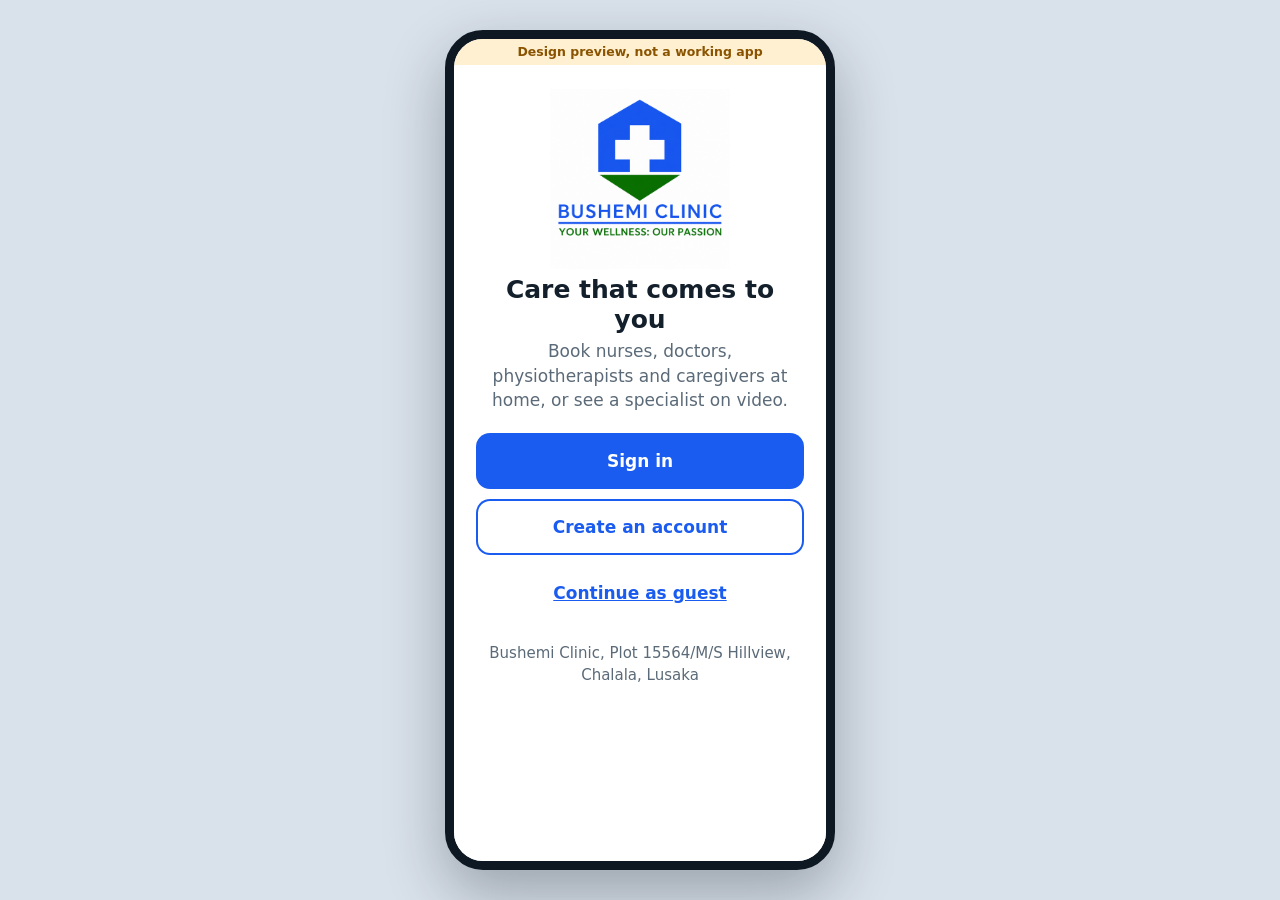
<file: bushemi-care-app-v3.html>
<!DOCTYPE html>
<html lang="en"><head>
<meta charset="utf-8">
<meta name="viewport" content="width=device-width, initial-scale=1, viewport-fit=cover">
<title>Bushemi Care: design preview v3</title>
<style>
/* ===== EASY TO CHANGE: COLOURS (from the Bushemi logo) ===== */
:root{
  --blue:#1A5CF0; --navy:#0C2E7A; --blue-soft:#E7EEFD;
  --green:#0A6F01; --green-soft:#E3F1E1;
  --bg:#F5F7FA; --ink:#13202C; --muted:#5B6A78; --line:#E0E6EC;
  --amber:#8A5300; --amber-soft:#FFF0D1; --red:#B3261E; --red-soft:#FCE8E6; --logo:none;
}
*{box-sizing:border-box;margin:0}
body{font-family:"Segoe UI",system-ui,-apple-system,Roboto,Arial,sans-serif;background:#D9E1EA;color:var(--ink);min-height:100vh;display:flex;align-items:center;justify-content:center;font-size:17px;line-height:1.45}
.phone{width:390px;height:min(840px,100vh - 20px);background:var(--bg);border-radius:38px;border:9px solid #0D1822;overflow:hidden;display:flex;flex-direction:column;position:relative;box-shadow:0 24px 60px rgba(13,24,34,.3)}
@media(max-width:440px){body{display:block;background:var(--bg)}.phone{width:100%;height:100dvh;border:0;border-radius:0;box-shadow:none}}
.pv{background:var(--amber-soft);color:var(--amber);font-size:12.5px;text-align:center;padding:4px;font-weight:600;flex:none}
.top{display:none;align-items:center;justify-content:space-between;background:#fff;padding:8px 16px;border-bottom:1px solid var(--line);flex:none}
.top.on{display:flex}
.brand{display:flex;align-items:center;gap:9px;font-weight:800;color:var(--blue);font-size:18px;line-height:1.1;background:none;border:0;font-family:inherit;cursor:pointer;text-align:left}
.brand small{display:block;color:var(--green);font-weight:600;font-size:11.5px}
.lg{width:44px;height:44px;background:var(--logo) 51% 9%/175% no-repeat;flex:none}
.tr{display:flex;align-items:center;gap:10px}
.ib{width:46px;height:46px;border-radius:50%;border:0;background:var(--bg);cursor:pointer;position:relative;display:flex;align-items:center;justify-content:center}
.ib svg{width:24px;height:24px;stroke:currentColor;fill:none;stroke-width:2;stroke-linecap:round;stroke-linejoin:round}
.ib i{position:absolute;top:8px;right:9px;width:11px;height:11px;border-radius:50%;background:var(--red);border:2px solid #fff}
.av{width:46px;height:46px;border-radius:50%;background:var(--blue);color:#fff;font-weight:800;border:3px solid var(--green-soft);cursor:pointer;position:relative;overflow:hidden;display:flex;align-items:center;justify-content:center;padding:0;font-size:17px}
.av img,.ph img{position:absolute;inset:0;width:100%;height:100%;object-fit:cover}
.ph{position:relative;overflow:hidden;display:flex;align-items:center;justify-content:center;background:var(--blue-soft);color:var(--blue);font-weight:800;flex:none;border-radius:50%}
.scr{flex:1;overflow-y:auto;padding:18px 16px 26px}
.p0{padding:0}
h1{font-size:25px;line-height:1.2;margin-bottom:4px}
h2{font-size:19px;margin:22px 0 10px;display:flex;justify-content:space-between;align-items:center}
h2 a,.lnk{color:var(--blue);font-weight:700;cursor:pointer;background:none;border:0;font:inherit;font-size:15px}
.lnk{min-height:44px;text-decoration:underline;font-size:16px}
.sub{color:var(--muted);margin-bottom:14px}.muted{color:var(--muted);font-size:15px}
.card{background:#fff;border-radius:18px;padding:16px;border:1px solid var(--line);margin-bottom:12px}
.btn{display:flex;align-items:center;justify-content:center;gap:8px;width:100%;min-height:56px;border:0;background:var(--blue);color:#fff;font:inherit;font-weight:700;border-radius:14px;padding:12px 16px;cursor:pointer;text-decoration:none}
.btn.g{background:var(--green)}.btn.o{background:#fff;color:var(--blue);box-shadow:inset 0 0 0 2px var(--blue)}.btn.go{background:#fff;color:var(--green);box-shadow:inset 0 0 0 2px var(--green)}.btn.r{background:#fff;color:var(--red);box-shadow:inset 0 0 0 2px var(--red)}.btn.w{background:#fff;color:var(--navy)}
.btn.sm{min-height:46px;width:auto;padding:8px 14px;font-size:15px}
.btn:disabled{opacity:.45}
:focus-visible{outline:3px solid #FFB400;outline-offset:2px}
.row{display:flex;gap:10px}.row>*{flex:1}.gap>*+*{margin-top:10px}
label,.lab{display:block;font-weight:700;margin:14px 0 6px;font-size:16px}
input,select,textarea{width:100%;font:inherit;padding:14px;border:2px solid var(--line);border-radius:12px;background:#fff;color:var(--ink);min-height:54px}
input:focus,select:focus,textarea:focus{border-color:var(--blue);outline:0}
textarea{min-height:88px}
.pill{display:inline-block;font-size:13.5px;font-weight:700;border-radius:20px;padding:3px 10px;white-space:nowrap}
.p-b{background:var(--blue-soft);color:var(--blue)}.p-g{background:var(--green-soft);color:var(--green)}.p-a{background:var(--amber-soft);color:var(--amber)}.p-r{background:var(--red-soft);color:var(--red)}.p-p{background:#EFE7FA;color:#5B2FA0}
.chips{display:flex;gap:8px;flex-wrap:wrap}
.chip{min-height:48px;padding:8px 14px;border-radius:12px;border:2px solid var(--line);background:#fff;font:inherit;font-weight:600;cursor:pointer;color:var(--ink)}
.chip.on{border-color:var(--blue);background:var(--blue-soft);color:var(--blue)}
.seg{display:flex;background:rgba(255,255,255,.18);border-radius:14px;padding:4px}
.seg button{flex:1;min-height:50px;border:0;background:none;border-radius:11px;font:inherit;font-weight:700;color:#fff;cursor:pointer}
.seg button.on{background:#fff;color:var(--navy)}
/* welcome / auth */
.auth{background:#fff;min-height:100%;padding:24px 22px}
.auth .logo{width:180px;display:block;margin:0 auto 6px}
.ctr{text-align:center}
.pw{position:relative}.pw button{position:absolute;right:6px;top:6px;min-height:42px;border:0;background:none;color:var(--blue);font:inherit;font-weight:700;cursor:pointer;padding:0 10px}
.or{display:flex;align-items:center;gap:10px;color:var(--muted);margin:14px 0;font-size:14px}.or:before,.or:after{content:"";flex:1;height:1px;background:var(--line)}
.otp{letter-spacing:12px;text-align:center;font-size:28px;font-weight:700}
/* home */
.hero{background:var(--navy);color:#fff;padding:18px 16px 20px}
.hero h1{color:#fff}
.loc{display:inline-flex;align-items:center;gap:6px;background:rgba(255,255,255,.16);border:0;color:#fff;border-radius:20px;padding:8px 14px;font:inherit;font-size:15px;font-weight:600;min-height:44px;cursor:pointer;margin:6px 0 14px}
.svc{display:flex;align-items:center;gap:14px;width:100%;text-align:left;font:inherit;color:inherit;background:#fff;border:1px solid var(--line);border-radius:18px;padding:14px;margin-bottom:10px;cursor:pointer;min-height:84px}
.svc .ic{width:52px;height:52px;border-radius:16px;background:var(--blue-soft);color:var(--blue);display:flex;align-items:center;justify-content:center;flex:none}
.svc.t .ic{background:var(--green-soft);color:var(--green)}
.ic svg{width:26px;height:26px;stroke:currentColor;fill:none;stroke-width:2;stroke-linecap:round;stroke-linejoin:round}
.svc .b{flex:1}.svc b{display:block}.svc small{color:var(--muted);font-size:14.5px}
.svc .pr{font-weight:800;color:var(--navy);text-align:right;font-size:15px;white-space:nowrap}
.pkg{display:flex;gap:10px;overflow-x:auto;padding-bottom:4px}
.pkg .card{min-width:220px;margin:0;flex:none}
.next{background:var(--blue);color:#fff;border:0}
.next .muted{color:#CFE0FF}
.quick{display:flex;gap:10px;margin:0 0 4px}
.quick>*{flex:1}
/* booking */
.steps{display:flex;gap:6px;margin:6px 0 16px}
.steps i{flex:1;height:6px;border-radius:3px;background:var(--line)}.steps i.on{background:var(--green)}
.rdo{display:flex;align-items:center;gap:12px;width:100%;text-align:left;font:inherit;color:inherit;background:#fff;border:2px solid var(--line);border-radius:14px;padding:12px;margin-bottom:8px;cursor:pointer;min-height:64px}
.rdo.on{border-color:var(--blue);background:var(--blue-soft)}
.rdo .b{flex:1}.rdo b{display:block}
.rd{width:24px;height:24px;border-radius:50%;border:2px solid var(--line);flex:none}.rdo.on .rd{border:7px solid var(--blue)}
.cal{display:grid;grid-template-columns:repeat(7,1fr);gap:6px}
.cal span{text-align:center;font-size:13px;font-weight:700;color:var(--muted)}
.cal button{min-height:52px;border:2px solid var(--line);background:#fff;border-radius:12px;font:inherit;font-weight:700;cursor:pointer;color:var(--ink);padding:0;line-height:1.1}
.cal button small{display:block;font-size:10.5px;font-weight:600;color:var(--muted)}
.cal button.on{background:var(--blue);border-color:var(--blue);color:#fff}.cal button.on small{color:#CFE0FF}
.cal button.hl{border-color:var(--amber)}
.note{background:var(--amber-soft);color:var(--amber);border-radius:12px;padding:10px 12px;font-size:15px;margin-top:10px}
.li{display:flex;align-items:center;gap:12px;padding:11px 0;border-bottom:1px solid var(--line)}
.li:last-child{border:0}.li .b{flex:1}.li b{display:block}
.tot{display:flex;justify-content:space-between;font-weight:800;font-size:20px;padding-top:10px}
/* appointments */
.tabs{display:flex;background:#fff;border-radius:14px;padding:4px;border:1px solid var(--line);margin-bottom:14px}
.tabs button{flex:1;min-height:46px;border:0;background:none;border-radius:11px;font:inherit;font-weight:700;color:var(--muted);cursor:pointer}
.tabs button.on{background:var(--blue);color:#fff}
.date{width:56px;height:60px;border-radius:14px;background:var(--blue-soft);color:var(--blue);display:flex;flex-direction:column;align-items:center;justify-content:center;font-weight:800;line-height:1.1;flex:none;font-size:20px}
.date small{font-size:12px;font-weight:700}
/* caregivers */
.cg{display:flex;gap:14px;align-items:center;width:100%;text-align:left;font:inherit;color:inherit;border:2px solid var(--line);background:#fff;border-radius:18px;padding:12px;margin-bottom:10px;cursor:pointer}
.cg.pick{border-color:var(--green);background:var(--green-soft)}
.cg .ph{width:68px;height:68px;font-size:26px}
.cg small{display:block;color:var(--muted);font-size:14.5px}
.cg .ck{margin-left:auto;width:30px;height:30px;border-radius:50%;border:2px solid var(--line);color:#fff;display:flex;align-items:center;justify-content:center;font-weight:800;flex:none}
.cg.pick .ck{background:var(--green);border-color:var(--green)}
.tl{list-style:none;padding:0}
.tl li{position:relative;padding:0 0 18px 46px}
.tl li:before{content:"";position:absolute;left:14px;top:30px;bottom:0;width:3px;background:var(--line)}.tl li:last-child:before{display:none}
.tl i{position:absolute;left:0;top:0;width:32px;height:32px;border-radius:50%;border:3px solid var(--line);background:#fff;font-style:normal;font-weight:800;display:flex;align-items:center;justify-content:center;color:var(--muted)}
.tl .d i{background:var(--green);border-color:var(--green);color:#fff}.tl .d:before{background:var(--green)}
.tl .n i{border-color:var(--blue);background:var(--blue-soft);color:var(--blue)}
.tl b{display:block}.tl span{font-size:14.5px;color:var(--muted)}
/* payments */
.mi{width:46px;height:46px;border-radius:12px;color:#fff;font-weight:800;display:flex;align-items:center;justify-content:center;flex:none;font-size:14px}
.k-mtn{background:#F2B000;color:#222}.k-airtel{background:#E4002B}.k-zamtel{background:#0B8F3A}.k-card{background:#1C2A6B}.k-bank{background:#5B6B77}.k-cash{background:#7A5C2E}
.amt{font-size:32px;font-weight:800;text-align:center;margin:2px 0 10px}
.chk{display:flex;gap:10px;align-items:flex-start;font-size:15px;color:var(--muted);margin:14px 0}.chk input{width:26px;min-height:26px;height:26px;flex:none}
.sw{width:60px;height:34px;border-radius:20px;border:0;background:#C5CCD3;position:relative;cursor:pointer;flex:none}
.sw:after{content:"";position:absolute;left:4px;top:4px;width:26px;height:26px;border-radius:50%;background:#fff;transition:left .15s}
.sw.on{background:var(--green)}.sw.on:after{left:30px}
details{border-bottom:1px solid var(--line);padding:4px 0}details:last-child{border:0}
summary{font-weight:700;min-height:48px;display:flex;align-items:center;cursor:pointer}
details p{color:var(--muted);padding:0 0 12px}
/* sheet */
.ov{position:absolute;inset:0;background:rgba(13,24,34,.5);display:none;align-items:flex-end;z-index:20}
.ov.on{display:flex}
.sheet{background:#fff;width:100%;max-height:92%;overflow-y:auto;border-radius:26px 26px 0 0;padding:10px 18px 24px}
.grab{width:44px;height:5px;border-radius:3px;background:var(--line);margin:0 auto 12px}
.spin{width:54px;height:54px;border-radius:50%;border:6px solid var(--blue-soft);border-top-color:var(--blue);margin:20px auto;animation:sp 1s linear infinite}
@keyframes sp{to{transform:rotate(360deg)}}
@media(prefers-reduced-motion:reduce){.spin{animation-duration:3s}}
.tick{width:80px;height:80px;border-radius:50%;background:var(--green-soft);color:var(--green);font-size:44px;display:flex;align-items:center;justify-content:center;margin:10px auto 12px}
.toast{position:absolute;left:16px;right:16px;bottom:96px;background:#0D1822;color:#fff;border-radius:14px;padding:12px 16px;font-weight:600;z-index:30;display:none;text-align:center}
.nav{display:none;background:#fff;border-top:1px solid var(--line);flex:none;padding:6px 6px 8px}
.nav.on{display:flex}
.nav button{flex:1;border:0;background:none;font:inherit;font-size:12.5px;font-weight:700;color:var(--muted);min-height:60px;cursor:pointer;display:flex;flex-direction:column;align-items:center;justify-content:center;gap:2px;border-radius:14px}
.nav svg{width:26px;height:26px;stroke:currentColor;fill:none;stroke-width:2;stroke-linecap:round;stroke-linejoin:round}
.nav button.on{color:var(--blue);background:var(--blue-soft)}
.bar{background:var(--navy);color:#fff;padding:14px 16px;display:flex;justify-content:space-between;align-items:center}
</style></head>
<body>
<div class="phone">
 <div class="pv">Design preview, not a working app</div>
 <header class="top" id="top">
  <button class="brand" data-go="home" aria-label="Bushemi home"><span class="lg"></span><span>Bushemi<small>Your wellness: our passion</small></span></button>
  <div class="tr"><button class="ib" data-act="notif" aria-label="Notifications"><svg viewBox="0 0 24 24"><path d="M6 9a6 6 0 0 1 12 0c0 6 2.5 7.5 2.5 7.5h-17S6 15 6 9zM10 20a2 2 0 0 0 4 0"/></svg><i></i></button><span id="av"></span></div>
 </header>
 <main id="main" style="flex:1;display:flex;flex-direction:column;min-height:0"></main>
 <nav class="nav" id="nav"></nav>
 <div class="ov" id="ov"><div class="sheet" id="sheet"></div></div>
 <div class="toast" id="toast"></div>
</div>
<script>
/* ===== EASY TO CHANGE: PRICES (placeholders) ===== */
const FEES={inquiry:250,firstMonth:9000,monthly:7500};          // long-term caregiver placement
const SERVICES=[                                                  // price = per appointment
 {id:'nurse',m:'home',n:'Nurse home visit',d:'Injections, dressings, drips, checks',p:350,i:'nurse'},
 {id:'physio',m:'home',n:'Physiotherapist home visit',d:'Recovery, mobility and pain',p:450,i:'body'},
 {id:'doc',m:'home',n:'Doctor home visit',d:'A doctor comes to your door',p:600,i:'doc'},
 {id:'mum',m:'home',n:'Mother and baby care',d:'Breastfeeding counsellor, newborn checks',p:400,i:'baby'},
 {id:'care',m:'home',n:'Long-term caregiver',d:'Live-in or commuter, matched by Bushemi',p:0,i:'heart',place:true},
 {id:'tdoc',m:'tele',n:'Doctor video consultation',d:'See a doctor from home',p:200,i:'doc'},
 {id:'diet',m:'tele',n:'Dietician consultation',d:'Eating plans for your health needs',p:180,i:'leaf'},
 {id:'psy',m:'tele',n:'Psychologist consultation',d:'Private talk therapy and support',p:250,i:'mind'}];
const PACKAGES=[{n:'Nurse care, 5 visits',v:5,p:1500},{n:'Nurse care, 10 visits',v:10,p:2800}];
const VOUCHERS={WELCOME10:{pct:10,t:'10% off your first booking'}};
const LOGO='[data-uri]';
const kw=n=>'K'+Math.round(n).toLocaleString('en-US');
const $=s=>document.querySelector(s),$$=s=>[...document.querySelectorAll(s)];
const esc=s=>String(s).replace(/[&<>"]/g,c=>({'&':'&amp;','<':'&lt;','>':'&gt;','"':'&quot;'}[c]));
document.documentElement.style.setProperty('--logo',`url(${LOGO})`);
const IC={home:'<path d="M3 11l9-7 9 7v9a1 1 0 0 1-1 1h-5v-6H9v6H4a1 1 0 0 1-1-1z"/>',
 appt:'<rect x="3" y="5" width="18" height="16" rx="3"/><path d="M8 3v4M16 3v4M3 10h18"/>',
 help:'<circle cx="12" cy="12" r="9"/><path d="M9.5 9.5a2.5 2.5 0 1 1 3.5 2.3c-.7.4-1 1-1 1.7M12 17h.01"/>',
 me:'<circle cx="12" cy="8" r="4"/><path d="M4 21c0-4 3.5-6.5 8-6.5s8 2.5 8 6.5"/>',
 nurse:'<path d="M12 5v8M8 9h8"/><rect x="4" y="3" width="16" height="18" rx="4"/><path d="M8 17h8"/>',
 body:'<circle cx="12" cy="5" r="2.5"/><path d="M12 8v6M6 11l6 1 6-1M9 21l3-7 3 7"/>',
 doc:'<circle cx="12" cy="7" r="3.5"/><path d="M5 21c0-4 3-6 7-6s7 2 7 6M10 16v2a2 2 0 0 0 4 0"/>',
 baby:'<circle cx="12" cy="12" r="8"/><path d="M9 11h.01M15 11h.01M9.5 15c1.5 1.3 3.5 1.3 5 0"/>',
 heart:'<path d="M12 21s-8-5-8-11a4.5 4.5 0 0 1 8-2.8A4.5 4.5 0 0 1 20 10c0 6-8 11-8 11z"/>',
 leaf:'<path d="M5 19c0-9 5-14 15-14 0 10-5 15-14 15M5 19l8-8"/>',
 mind:'<path d="M9 4a4 4 0 0 0-4 4 3 3 0 0 0-1 5 3 3 0 0 0 3 4 3 3 0 0 0 5 1V5a3 3 0 0 0-3-1zM15 4a4 4 0 0 1 4 4 3 3 0 0 1 1 5 3 3 0 0 1-3 4 3 3 0 0 1-5 1"/>'};
const svg=n=>`<svg viewBox="0 0 24 24">${IC[n]}</svg>`;
const PIC='https://randomuser.me/api/portraits/';
const photo=(n,u,s=68)=>`<div class="ph" style="width:${s}px;height:${s}px;font-size:${s*.4}px">${n[0]}${u?`<img src="${u}" alt="" loading="lazy" onerror="this.remove()">`:''}</div>`;
const KINDS={mtn:['MTN Mobile Money','M'],airtel:['Airtel Money','A'],zamtel:['Zamtel Kwacha','Z'],card:['Visa or Mastercard','Card'],bank:['Bank transfer','Bank'],cash:['Pay at the clinic','K']};
const mi=k=>`<div class="mi k-${k}">${KINDS[k][1]}</div>`;

/* ---------- dates ---------- */
const TODAY=new Date(2026,9,31);
const DAYS=[...Array(14)].map((_,i)=>new Date(2026,9,31+i));
const dkey=d=>d.toISOString?`${d.getFullYear()}-${d.getMonth()+1}-${d.getDate()}`:d;
const HOL=['2026-12-25','2027-1-1'];
const fmt=d=>d.toLocaleDateString('en-GB',{weekday:'short',day:'numeric',month:'short'});
const flag=d=>d.getDay()===0||HOL.includes(dkey(d))?'Sunday or holiday':dkey(d)===dkey(TODAY)?'Same day':'';

/* ---------- state ---------- */
const S={user:null,seen:false,loc:'Chalala, Lusaka',credits:0,tab:'Upcoming',
 methods:[{id:1,k:'mtn',n:'MTN Mobile Money',s:'096 123 4567',def:true}],
 fam:[{n:'Mutinta Mwila',r:'Myself',a:'38'},{n:'Chanda Mwila',r:'Mother',a:'71'}],
 addrs:[{n:'Home',a:'Chalala, Lusaka'},{n:"Mother's house",a:'Woodlands, Lusaka'}],
 inv:[],tg:{push:true,sms:true,wa:true,bio:false},lang:'English',
 appts:[
  {id:1,svc:'tdoc',who:'Chanda Mwila',d:'2026-11-3',tm:'10:00',st:'Confirmed',addr:''},
  {id:2,svc:'nurse',who:'Chanda Mwila',d:'2026-10-20',tm:'Morning',st:'Completed',addr:'Woodlands, Lusaka',sum:'Blood pressure checked and normal. Wound dressing changed and clean. Advice: keep the area dry, drink more water. Next visit in two weeks.'}],
 pl:{view:'form',step:2,picks:[],paid:{inquiry:false,firstMonth:false}}};
const B={};   // current booking
const svcOf=id=>SERVICES.find(s=>s.id===id);
const dOf=k=>{const[y,m,d]=k.split('-').map(Number);return new Date(y,m-1,d)};
const first=()=>S.user.name.split(' ')[0];
const ini=()=>S.user.name.split(' ').map(w=>w[0]).slice(0,2).join('').toUpperCase();
const CGS=[{n:'Grace',q:'Registered Nurse',y:8,a:'Chalala',r:'4.9',rv:41,l:'English, Nyanja',p:PIC+'women/44.jpg'},
 {n:'Natasha',q:'Enrolled Nurse',y:5,a:'Kabulonga',r:'4.8',rv:23,l:'English, Bemba',p:PIC+'women/68.jpg'},
 {n:'Mercy',q:'Certified Caregiver',y:11,a:'Woodlands',r:'4.9',rv:57,l:'English, Nyanja, Bemba',p:PIC+'women/12.jpg'}];

/* ---------- shell ---------- */
const NAV=[['home','Home','home'],['appts','Appointments','appt'],['help','Help','help'],['profile','Profile','me']];
$('#nav').innerHTML=NAV.map(n=>`<button data-go="${n[0]}">${svg(n[2])}${n[1]}</button>`).join('');
const MAP={home:'home',book:'home',place:'home',appts:'appts',help:'help',profile:'profile'};
function toast(t){const e=$('#toast');e.textContent=t;e.style.display='block';clearTimeout(toast.t);toast.t=setTimeout(()=>e.style.display='none',2200)}
function sheet(h){$('#sheet').innerHTML='<div class="grab"></div>'+h;$('#ov').classList.add('on')}
const close=()=>$('#ov').classList.remove('on');
$('#ov').addEventListener('click',e=>{if(e.target.id==='ov')close()});
const V={},A={};
let CUR='welcome';
function go(id){
  CUR=id;const out=['welcome','login','register','otp','admin'].includes(id);
  $('#top').classList.toggle('on',!out);$('#nav').classList.toggle('on',!out);
  $$('#nav button').forEach(b=>b.classList.toggle('on',b.dataset.go===MAP[id]));
  $('#av').innerHTML=S.user?`<button class="av" data-go="profile" aria-label="My profile">${ini()}<img src="${PIC}women/65.jpg" alt="" onerror="this.remove()"></button>`:`<button class="btn sm" data-go="login">Sign in</button>`;
  $('#main').innerHTML=`<section class="scr ${out?'p0':''}" id="cur">${V[id]()}</section>`;
  close();
  if(id==='home'&&!S.seen){S.seen=true;setTimeout(()=>{if(CUR==='home')promo()},400)}
}
const keep=id=>{const y=$('#cur').scrollTop;go(id);$('#cur').scrollTop=y};
document.addEventListener('click',e=>{
  const g=e.target.closest('[data-go]');if(g){go(g.dataset.go);return}
  const a=e.target.closest('[data-act]');if(a&&A[a.dataset.act])A[a.dataset.act](a.dataset.v,a);
});
const need=fn=>S.user?fn():sheet(`<h1>Sign in to continue</h1><p class="sub">Create an account or sign in so we can save your booking and send reminders.</p><div class="gap"><button class="btn" data-go="login">Sign in</button><button class="btn o" data-go="register">Create account</button></div>`);

/* ---------- welcome, login, register, otp ---------- */
V.welcome=()=>`<div class="auth ctr"><img class="logo" src="${LOGO}" alt="Bushemi Clinic">
 <h1 style="margin-top:6px">Care that comes to you</h1><p class="sub">Book nurses, doctors, physiotherapists and caregivers at home, or see a specialist on video.</p>
 <div class="gap" style="margin-top:20px"><button class="btn" data-go="login">Sign in</button><button class="btn o" data-go="register">Create an account</button><button class="btn" style="background:none;color:var(--blue);text-decoration:underline" data-act="guest">Continue as guest</button></div>
 <p class="muted" style="margin-top:22px">Bushemi Clinic, Plot 15564/M/S Hillview, Chalala, Lusaka</p></div>`;
A.guest=()=>go('home');
V.login=()=>`<div class="auth"><button class="lnk" data-go="welcome" style="text-decoration:none">&lt; Back</button><h1>Welcome back</h1><p class="sub">Sign in with your mobile number.</p>
 <label for="lp">Mobile number</label><input id="lp" type="tel" value="096 123 4567">
 <label for="lw">Password</label><div class="pw"><input id="lw" type="password" value="password123"><button data-act="showpw">Show</button></div>
 <div style="text-align:right"><button class="lnk" data-act="forgot">Forgot password?</button></div>
 <button class="btn" data-act="signin">Sign in</button>
 <div class="or">new to Bushemi?</div><button class="btn o" data-go="register">Create an account</button>
 <button class="lnk" data-go="admin" style="display:block;margin:14px auto 0;color:var(--muted);font-size:14px">Staff sign in</button></div>`;
A.showpw=(v,b)=>{const p=$('#lw');p.type=p.type==='password'?'text':'password';b.textContent=p.type==='password'?'Show':'Hide'};
A.forgot=()=>sheet(`<h1>Reset your password</h1><p class="sub">We will send a code by SMS.</p><label for="rp">Mobile number</label><input id="rp" value="096 123 4567"><button class="btn" style="margin-top:14px" data-act="rsent">Send code</button>`);
A.rsent=()=>{close();toast('Code sent by SMS')};
A.signin=()=>{S.user={name:'Mutinta Mwila',phone:$('#lp').value||'096 123 4567',email:'mutinta.mwila@example.com'};go('home')};
V.register=()=>`<div class="auth"><button class="lnk" data-go="welcome" style="text-decoration:none">&lt; Back</button><h1>Create your account</h1><p class="sub">We will text you a code to check your number.</p>
 <label for="rn">Full name</label><input id="rn" placeholder="For example: Mutinta Mwila">
 <label for="rm">Mobile number</label><input id="rm" type="tel" placeholder="097 000 0000">
 <label for="rw">Create a password</label><input id="rw" type="password" placeholder="At least 8 characters">
 <label class="chk"><input type="checkbox" checked><span>I agree to the Terms of Use and Privacy Policy. Bushemi keeps my health details private.</span></label>
 <button class="btn g" data-act="reg">Send code</button></div>`;
A.reg=()=>{S.tmp={name:$('#rn').value.trim()||'Mutinta Mwila',phone:$('#rm').value.trim()||'096 123 4567'};go('otp')};
V.otp=()=>`<div class="auth ctr"><button class="lnk" data-go="register" style="text-decoration:none;display:block">&lt; Back</button><h1>Enter your code</h1><p class="sub">We sent a 6-digit code to ${esc(S.tmp.phone)}.</p>
 <input id="otp" class="otp" inputmode="numeric" maxlength="6" value="482913" aria-label="6-digit code">
 <button class="btn g" style="margin-top:16px" data-act="verify">Verify and continue</button><button class="lnk" data-act="resend">Send a new code</button></div>`;
A.verify=()=>{S.user={name:S.tmp.name,phone:S.tmp.phone,email:'you@example.com'};toast('Welcome to Bushemi');go('home')};
A.resend=()=>toast('New code sent');
A.signout=()=>{S.user=null;go('welcome')};

/* ---------- home ---------- */
V.home=()=>{const m=S.mode||'home',up=S.appts.filter(a=>a.st!=='Completed'&&a.st!=='Cancelled')[0];return `
 <div class="hero"><h1>${S.user?'Hello, '+esc(first()):'How can we help?'}</h1><button class="loc" data-act="locsheet">📍 ${esc(S.loc)} &nbsp;▾</button>
  <div class="seg"><button class="${m==='home'?'on':''}" data-act="mode" data-v="home">Home visit</button><button class="${m==='tele'?'on':''}" data-act="mode" data-v="tele">Video consultation</button></div></div>
 <div style="padding:16px">
 ${up?`<div class="card next"><span class="muted">Your next appointment</span><div style="font-size:20px;font-weight:800">${fmt(dOf(up.d))}, ${up.tm}</div><div>${svcOf(up.svc).n}, ${esc(up.who)}</div><button class="btn sm w" style="margin-top:10px;width:100%" data-go="appts">View appointments</button></div>`:''}
 <h2 style="margin-top:6px">${m==='home'?'Home visit services':'Video consultations'}</h2>
 ${SERVICES.filter(s=>s.m===m).map(s=>`<button class="svc ${s.m==='tele'?'t':''}" data-act="svc" data-v="${s.id}"><div class="ic">${svg(s.i)}</div><div class="b"><b>${s.n}</b><small>${s.d}</small></div><div class="pr">${s.place?'Matched<br>for you':'from<br>'+kw(s.p)}</div></button>`).join('')}
 ${m==='home'?`<h2>Nurse care packages</h2><div class="pkg">${PACKAGES.map((k,i)=>`<div class="card"><b>${k.n}</b><div class="muted">Save on regular visits</div><div style="font-size:22px;font-weight:800;margin:6px 0">${kw(k.p)}</div><button class="btn sm g" style="width:100%" data-act="buypkg" data-v="${i}">Buy package</button></div>`).join('')}</div>${S.credits?`<p class="muted">You have ${S.credits} package visits left.</p>`:''}`:''}
 <h2>Need help?</h2><div class="quick"><a class="btn o" href="tel:+260973702227">Call us</a><a class="btn go" href="https://wa.me/260973702227" target="_blank" rel="noopener">WhatsApp</a></div></div>`};
A.mode=v=>{S.mode=v;keep('home')};
A.svc=v=>{const s=svcOf(v);if(s.place){S.pl.view='form';go('place');return}Object.assign(B,{svc:v,step:1,who:null,days:[],tm:null,addr:null,voucher:null});go('book')};
A.buypkg=v=>need(()=>{const k=PACKAGES[v];openPay(k.n,k.p,()=>{S.credits+=k.v;S.inv.unshift({t:k.n,a:k.p})})});
function promo(){sheet(`<div class="ctr"><div class="tick" style="font-size:36px">10%</div><h1>Welcome to Bushemi</h1><p class="sub">Use code <b>WELCOME10</b> on your first booking for 10% off.</p><button class="btn g" data-act="closeS">Start booking</button></div>`)}
A.closeS=()=>close();
A.locsheet=()=>sheet(`<h1>Where do you need care?</h1>${S.addrs.map(a=>`<button class="rdo ${S.loc===a.a?'on':''}" data-act="setloc" data-v="${esc(a.a)}"><div class="b"><b>${a.n}</b><span class="muted">${a.a}</span></div><span class="rd"></span></button>`).join('')}<button class="btn o" data-act="addaddr">+ Add a new address</button>`);
A.setloc=v=>{S.loc=v;close();keep(CUR)};
A.addaddr=()=>sheet(`<h1>Add an address</h1><label for="an">Name</label><input id="an" placeholder="For example: Office"><label for="aa">Area and street</label><input id="aa" placeholder="Area in Lusaka"><button class="btn" style="margin:10px 0" data-act="usegps">Use my current location</button><button class="btn g" data-act="saveaddr">Save address</button>`);
A.usegps=()=>{$('#aa').value='Chalala, near Hillview';toast('Location found')};
A.saveaddr=()=>{S.addrs.push({n:$('#an').value||'New address',a:$('#aa').value||'Lusaka'});close();toast('Address saved');if(CUR==='profile'||CUR==='book')keep(CUR)};
A.notif=()=>sheet(`<h1>Reminders</h1>${[['Video consultation on Tuesday at 10:00','Tomorrow'],['Reminder: keep your phone and camera ready','1 hour before'],['Receipt for your last booking is ready','20 Oct']].map(n=>`<div class="li"><div class="b"><b>${n[0]}</b><span class="muted">${n[1]}</span></div></div>`).join('')}`);

/* ---------- booking ---------- */
const BN=['Who is it for?','Choose date and time','Where?','Review and pay'];
const stepBar=()=>`<div class="steps">${BN.map((_,i)=>`<i class="${i<B.step?'on':''}"></i>`).join('')}</div>`;
const price=()=>svcOf(B.svc).p*B.days.length;
const disc=()=>B.voucher?Math.round(price()*VOUCHERS[B.voucher].pct/100):0;
V.book=()=>{const s=svcOf(B.svc),tele=s.m==='tele',h=`<button class="lnk" data-act="bback" style="text-decoration:none">&lt; Back</button><h1>${s.n}</h1><p class="muted" style="margin-bottom:6px">Step ${B.step} of 4: ${BN[B.step-1]}</p>${stepBar()}`;
 if(B.step===1)return h+S.fam.map(f=>`<button class="rdo ${B.who===f.n?'on':''}" data-act="bwho" data-v="${esc(f.n)}">${photo(f.n,'',44)}<div class="b"><b>${f.n}</b><span class="muted">${f.r}, ${f.a} years</span></div><span class="rd"></span></button>`).join('')+`<button class="btn o" data-act="addfam">+ Add a family member</button><button class="btn" style="margin-top:14px" data-act="bnext" ${B.who?'':'disabled'}>Continue</button>`;
 if(B.step===2){const pad=(DAYS[0].getDay()+6)%7;const times=tele?['08:00','10:00','12:00','14:00','16:00','18:00']:['Morning 07:00 to 12:00','Afternoon 12:00 to 17:00','Evening 17:00 to 21:00','08:00','10:00','14:00','16:00'];
  const fl=B.days.map(k=>flag(dOf(k))).filter(Boolean);
  return h+`<div class="lab" style="margin-top:0">Pick one or more days</div><div class="cal">${['M','T','W','T','F','S','S'].map(x=>`<span>${x}</span>`).join('')}${'<i></i>'.repeat(pad)}${DAYS.map(d=>`<button class="${B.days.includes(dkey(d))?'on':''} ${flag(d)?'hl':''}" data-act="bday" data-v="${dkey(d)}" aria-label="${fmt(d)}">${d.getDate()}<small>${d.toLocaleDateString('en-GB',{month:'short'})}</small></button>`).join('')}</div>
  ${B.days.length>1?`<p class="muted" style="margin-top:8px">${B.days.length} days chosen. Each day is its own appointment, paid together in one payment.</p>`:''}
  ${fl.length?`<div class="note">${[...new Set(fl)].join(' and ').replace('Same day','Same-day requests')} need confirmation from our team. Your booking will show as "On hold" until we confirm.</div>`:''}
  <div class="lab">${tele?'Time':'Time range or exact time'}</div><div class="chips">${times.map(t=>`<button class="chip ${B.tm===t?'on':''}" data-act="btm" data-v="${t}">${t}</button>`).join('')}</div>
  <button class="btn" style="margin-top:18px" data-act="bnext" ${B.days.length&&B.tm?'':'disabled'}>Continue</button>`}
 if(B.step===3)return h+(tele?`<div class="card" style="background:var(--green-soft);border:0"><b>No address needed</b><p class="muted">You will join by video from wherever you are. Make sure you have data or Wi-Fi.</p></div><label for="bn">Reason for consultation</label><textarea id="bn" placeholder="For example: headache for three days"></textarea>`:
  S.addrs.map(a=>`<button class="rdo ${B.addr===a.a?'on':''}" data-act="baddr" data-v="${esc(a.a)}"><div class="b"><b>${a.n}</b><span class="muted">${a.a}</span></div><span class="rd"></span></button>`).join('')+`<button class="btn o" data-act="addaddr">+ Add a new address</button><label for="bn">Notes for the nurse (optional)</label><textarea id="bn" placeholder="Gate colour, landmark, parking, care needed"></textarea>`)+
  `<button class="btn" style="margin-top:14px" data-act="bnext" ${tele||B.addr?'':'disabled'}>Continue</button>`;
 const p=price(),dc=disc();return h+`<div class="card"><b>${esc(B.who)}</b><div class="muted">${tele?'Video consultation':esc(B.addr)}</div>${B.days.slice().sort().map(k=>{const d=dOf(k);return `<div class="li"><div class="b">${fmt(d)}, ${B.tm}<br>${flag(d)?'<span class="pill p-a">Needs confirmation</span>':''}</div><b>${kw(s.p)}</b></div>`}).join('')}</div>
  <label for="bv" style="margin-top:0">Voucher code</label><div class="row"><input id="bv" placeholder="WELCOME10" value="${B.voucher||''}"><button class="btn sm o" style="flex:none" data-act="vapply">Apply</button></div>
  <div class="card" style="margin-top:12px"><div class="li" style="border:0"><div class="b">${B.days.length} appointment${B.days.length>1?'s':''}</div><b>${kw(p)}</b></div>${dc?`<div class="li" style="border:0;color:var(--green)"><div class="b">Voucher ${B.voucher}</div><b>-${kw(dc)}</b></div>`:''}<div class="tot"><span>Total</span><span>${kw(p-dc)}</span></div></div>
  <button class="btn g" data-act="bpay">Pay ${kw(p-dc)}</button><p class="muted ctr" style="margin-top:8px">One payment covers all days.</p>`};
A.bback=()=>{if(B.step>1){B.step--;keep('book')}else go('home')};
A.bnext=()=>{const n=$('#bn');if(n)B.note=n.value;B.step++;go('book')};
A.bwho=v=>{B.who=v;keep('book')};
A.bday=v=>{const i=B.days.indexOf(v);if(i>-1)B.days.splice(i,1);else B.days.push(v);keep('book')};
A.btm=v=>{B.tm=v;keep('book')};A.baddr=v=>{B.addr=v;keep('book')};
A.vapply=()=>{const c=$('#bv').value.trim().toUpperCase();if(VOUCHERS[c]){B.voucher=c;toast(VOUCHERS[c].t)}else{B.voucher=null;toast('That code is not valid')}keep('book')};
A.addfam=()=>sheet(`<h1>Add a family member</h1><label for="fn">Full name</label><input id="fn"><label for="fr">Relationship</label><select id="fr"><option>Mother</option><option>Father</option><option>Child</option><option>Spouse</option><option>Other</option></select><label for="fa">Age</label><input id="fa" type="number" min="0" max="110"><button class="btn g" style="margin-top:14px" data-act="savefam">Save</button>`);
A.savefam=()=>{S.fam.push({n:$('#fn').value.trim()||'Family member',r:$('#fr').value,a:$('#fa').value||'--'});close();if(CUR==='book'||CUR==='profile')keep(CUR)};
A.bpay=()=>need(()=>{const s=svcOf(B.svc),t=price()-disc(),n=B.days.length;
 openPay(`${s.n}, ${n} appointment${n>1?'s':''}`,t,()=>{B.days.slice().sort().forEach(k=>S.appts.push({id:Date.now()+Math.random(),svc:B.svc,who:B.who,d:k,tm:B.tm,st:flag(dOf(k))?'On hold':'Booked',addr:s.m==='tele'?'':B.addr}));S.inv.unshift({t:s.n,a:t})},'appts')});

/* ---------- appointments ---------- */
const STC={Booked:'p-b',Confirmed:'p-g','On hold':'p-a',Completed:'p-p',Cancelled:'p-r'};
V.appts=()=>{const past=['Completed','Cancelled'],list=S.appts.filter(a=>S.tab==='Past'?past.includes(a.st):!past.includes(a.st)).sort((a,b)=>dOf(a.d)-dOf(b.d));
 return `<h1>Appointments</h1><p class="sub">Your bookings and visit summaries.</p><div class="tabs">${['Upcoming','Past'].map(t=>`<button class="${S.tab===t?'on':''}" data-act="tab" data-v="${t}">${t}</button>`).join('')}</div>
 ${list.length?list.map(a=>{const s=svcOf(a.svc),d=dOf(a.d);return `<div class="card"><div class="li" style="border:0;padding:0"><div class="date">${d.getDate()}<small>${d.toLocaleDateString('en-GB',{month:'short'})}</small></div><div class="b"><b>${s.n}</b><span class="muted">${esc(a.who)}, ${a.tm}</span></div><span class="pill ${STC[a.st]}">${a.st}</span></div>
  ${a.st==='On hold'?'<div class="note">Waiting for our team to confirm this day.</div>':''}
  <div class="row" style="margin-top:12px">${S.tab==='Past'?(a.sum?`<button class="btn sm o" data-act="sum" data-v="${a.id}">Visit summary</button>`:'')+`<button class="btn sm" data-act="again" data-v="${a.svc}">Book again</button>`:
  `${s.m==='tele'&&a.st==='Confirmed'?`<button class="btn sm" data-act="join">Join call</button>`:''}<button class="btn sm o" data-act="resch" data-v="${a.id}">Reschedule</button><button class="btn sm r" data-act="canc" data-v="${a.id}">Cancel</button>`}</div></div>`}).join(''):`<div class="card ctr"><p class="muted">${S.tab==='Past'?'No past appointments yet.':'Nothing booked yet.'}</p><button class="btn sm" style="margin:10px auto 0" data-go="home">Book care</button></div>`}`};
A.tab=v=>{S.tab=v;keep('appts')};
A.again=v=>A.svc(v);
A.canc=v=>sheet(`<h1>Cancel this appointment?</h1><p class="sub">You can book again at any time.</p><div class="gap"><button class="btn r" data-act="cancyes" data-v="${v}">Yes, cancel</button><button class="btn o" data-act="closeS">Keep it</button></div>`);
A.cancyes=v=>{S.appts.find(a=>a.id==v).st='Cancelled';close();keep('appts');toast('Appointment cancelled')};
A.resch=v=>sheet(`<h1>Choose a new day</h1><div class="chips" style="margin:12px 0">${DAYS.slice(1,8).map(d=>`<button class="chip" data-act="reschd" data-v="${v}|${dkey(d)}">${fmt(d)}</button>`).join('')}</div>`);
A.reschd=v=>{const[i,d]=v.split('|'),a=S.appts.find(x=>x.id==i);a.d=d;a.st=flag(dOf(d))?'On hold':'Booked';close();keep('appts');toast('Appointment moved')};
A.sum=v=>{const a=S.appts.find(x=>x.id==v);sheet(`<h1>Visit summary</h1><p class="muted">${svcOf(a.svc).n}, ${fmt(dOf(a.d))}</p><p style="margin:10px 0 16px">${a.sum}</p><button class="btn o" data-act="closeS">Close</button>`)};
A.join=()=>sheet(`<div class="ctr"><div class="spin"></div><h1>Joining your call</h1><p class="sub">The video opens here when your doctor is ready. Check your camera and microphone.</p><button class="btn o" data-act="closeS">Close</button></div>`);

/* ---------- long-term caregiver placement ---------- */
const due=()=>!S.pl.paid.inquiry?['inquiry','Inquiry fee',FEES.inquiry]:!S.pl.paid.firstMonth&&S.pl.step>=4?['firstMonth','First month of care',FEES.firstMonth]:null;
V.place=()=>{const p=S.pl,sub=`<div class="tabs">${[['form','Request'],['list','Shortlist'],['status','Status']].map(t=>`<button class="${p.view===t[0]?'on':''}" data-act="pv" data-v="${t[0]}">${t[1]}</button>`).join('')}</div>`;
 const h=`<button class="lnk" data-go="home" style="text-decoration:none">&lt; Home</button><h1>Long-term caregiver</h1>`+sub;
 if(p.view==='form')return h+`<p class="sub">Tell us what you need. Bushemi matches you with checked caregivers.</p><div class="card"><label for="q1" style="margin-top:0">Who needs care?</label><input id="q1" value="Chanda Mwila"><label for="q2">Type of care</label><select id="q2"><option>Elderly care</option><option>Home nursing</option><option>Post-surgery care</option><option>Long-term illness care</option></select><label for="q3">Live-in or commuter?</label><select id="q3"><option>Live-in</option><option>Commuter</option></select><label for="q4">Schedule</label><select id="q4"><option>Day shift</option><option>Night shift</option><option>Day and night (24 hours)</option></select><label for="q5">Short note</label><textarea id="q5" placeholder="Mobility, diet, languages"></textarea></div><button class="btn g" data-act="plsub">Submit request</button>`;
 if(p.view==='list')return h+`<p class="sub">Choose your top two, then request an interview.</p>`+CGS.map(c=>`<button class="cg ${p.picks.includes(c.n)?'pick':''}" data-act="plpick" data-v="${c.n}">${photo(c.n,c.p)}<div><b>${c.n}</b> <span class="pill p-g">Verified</span><small>${c.q}, ${c.y} years</small><small>★ ${c.r} (${c.rv} reviews)</small><small>${c.a} · ${c.l}</small></div><div class="ck">✓</div></button>`).join('')+`<p class="muted ctr" style="margin:4px 0 12px">${p.picks.length} of 2 chosen</p><button class="btn g" data-act="plint" ${p.picks.length===2?'':'disabled'}>Request interview</button>`;
 const ST=[['Request received','We have your details.'],['Shortlist ready','Three caregivers are ready.'],['Interview','You meet your top two.'],['Confirmed','Your caregiver starts on the agreed date.']],d=due();
 return h+`<div class="card"><ul class="tl">${ST.map((x,i)=>`<li class="${i+1<p.step?'d':i+1===p.step?'n':''}"><i>${i+1<p.step?'✓':i+1}</i><b>${x[0]}</b><span>${x[1]}</span></li>`).join('')}</ul></div>
 <div class="card"><b>Fees</b>${[['Inquiry fee',FEES.inquiry,p.paid.inquiry],['First month',FEES.firstMonth,p.paid.firstMonth],['Each month after that',FEES.monthly,null]].map(f=>`<div class="li"><div class="b">${f[0]}</div><b>${kw(f[1])}</b>${f[2]?'<span class="pill p-g">Paid</span>':''}</div>`).join('')}</div>
 ${d?`<button class="btn g" data-act="plpay">Pay ${kw(d[2])}, ${d[1]}</button>`:'<p class="muted ctr">All payments up to date.</p>'}${p.step<4?'<button class="btn o" style="margin-top:10px" data-act="pladv">Demo: move to next step</button>':''}`};
A.pv=v=>{S.pl.view=v;keep('place')};
A.plsub=()=>need(()=>{S.pl.view='list';sheet(`<div class="ctr"><div class="tick">✓</div><h1>Request received</h1><p class="sub">We found three caregivers for you.</p><button class="btn g" data-act="pv" data-v="list">View shortlist</button></div>`)});
A.plpick=v=>{const a=S.pl.picks,i=a.indexOf(v);if(i>-1)a.splice(i,1);else if(a.length<2)a.push(v);keep('place')};
A.plint=()=>{S.pl.step=Math.max(S.pl.step,3);S.pl.view='status';sheet(`<div class="ctr"><div class="tick">✓</div><h1>Interview requested</h1><p class="sub">We will contact ${S.pl.picks.join(' and ')} and call you with a time.</p><button class="btn" data-act="pv" data-v="status">See status</button></div>`)};
A.pladv=()=>{S.pl.step=Math.min(4,S.pl.step+1);keep('place')};
A.plpay=()=>{const d=due();openPay(d[1],d[2],()=>{S.pl.paid[d[0]]=true;if(d[0]==='firstMonth')S.pl.step=4;S.inv.unshift({t:d[1],a:d[2]})},'place')};

/* ---------- payments ---------- */
const P={};
const fields=k=>k==='card'?`<label for="cn">Card number</label><input id="cn" value="4242 4242 4242 4242"><div class="row"><div><label for="ce">Expiry</label><input id="ce" value="08/29"></div><div><label for="cv">CVV</label><input id="cv" value="123" type="password"></div></div>`:`<label for="mn">Mobile money number</label><input id="mn" type="tel" value="${{mtn:'096 123 4567',airtel:'097 123 4567',zamtel:'095 123 4567'}[k]}">`;
function openPay(title,amount,done,ret){Object.assign(P,{title,amount,done,ret:ret||CUR});const d=S.methods.find(m=>m.def);P.key=d?'s'+d.id:'k:mtn';drawPay()}
function drawPay(){
 const saved=S.methods.map(m=>({key:'s'+m.id,k:m.k,n:m.n,s:m.s})),others=Object.keys(KINDS).map(k=>({key:'k:'+k,k,n:KINDS[k][0],s:'Use a new '+(k==='card'?'card':k==='cash'||k==='bank'?'option':'number')}));
 const all=[...saved,...others],sel=all.find(o=>o.key===P.key)||all[0];P.name=sel.n;let det='';
 if(sel.key.startsWith('k:')){const k=sel.k;det=k==='card'?fields('card'):k==='bank'?'<p class="muted" style="margin-top:10px">Bank details and a payment reference are sent by SMS after you tap Pay.</p>':k==='cash'?'<p class="muted" style="margin-top:10px">Pay at the clinic or at your first visit. Your booking is held for 48 hours.</p>':fields(k);
  if(k!=='bank'&&k!=='cash')det+='<label class="chk"><input type="checkbox" id="svp"><span>Save this method for next time</span></label>'}
 else det=`<p class="muted" style="margin-top:6px">You will get a prompt on ${sel.s} to approve the payment.</p>`;
 const o=x=>`<button class="rdo ${x.key===P.key?'on':''}" data-act="psel" data-v="${x.key}">${mi(x.k)}<div class="b"><b>${x.n}</b><span class="muted">${x.s}</span></div><span class="rd"></span></button>`;
 sheet(`<h1 class="ctr" style="font-size:19px">${esc(P.title)}</h1><div class="amt">${kw(P.amount)}</div>${saved.length?'<div class="lab" style="margin-top:0">Saved methods</div>':''}${saved.map(o).join('')}<div class="lab">Other ways to pay</div>${others.map(o).join('')}${det}<button class="btn g" style="margin-top:14px" data-act="dopay">${sel.key==='k:cash'?'Reserve and pay at clinic':'Pay '+kw(P.amount)}</button>`)}
A.psel=v=>{const y=$('#sheet').scrollTop;P.key=v;drawPay();$('#sheet').scrollTop=y};
A.dopay=()=>{const sv=$('#svp');if(sv&&sv.checked){const k=P.key.slice(2),c=k==='card',n=c?$('#cn').value.replace(/\s/g,'').slice(-4):$('#mn').value;S.methods.push({id:Date.now(),k,n:KINDS[k][0],s:c?'ending '+n:n,def:!S.methods.length})}
 const mm=P.key==='k:cash'||P.key==='k:bank'?'':' Enter your PIN on your phone to approve.';
 sheet(`<div class="ctr"><div class="spin"></div><h1>Processing payment</h1><p class="sub">${kw(P.amount)} to Bushemi Clinic.${mm}</p></div>`);
 setTimeout(()=>{P.done&&P.done();sheet(`<div class="ctr"><div class="tick">✓</div><h1>${P.key==='k:cash'?'Booking reserved':'Payment received'}</h1><p class="sub">${kw(P.amount)} · ${esc(P.title)}<br>${esc(P.name)}</p><p class="muted">You will get an SMS reminder before your appointment.</p><button class="btn g" style="margin-top:12px" data-act="paydone">Done</button></div>`)},2200)};
A.paydone=()=>{close();go(P.ret==='book'?'appts':P.ret)};

/* ---------- help ---------- */
V.help=()=>`<h1>Help centre</h1><p class="sub">We are here when you need us.</p><div class="quick"><a class="btn" href="tel:+260973702227">Call us</a><a class="btn g" href="https://wa.me/260973702227" target="_blank" rel="noopener">WhatsApp chat</a></div>
 <h2>Common questions</h2><div class="card">${[['How do I book a home visit?','Choose a service on the Home screen, pick who it is for, choose your days and time, add your address, and pay. You will get a reminder before each visit.'],['Can I book more than one day?','Yes. Pick several days in one booking. Each day is a separate appointment and you pay once.'],['What if I book on a Sunday or the same day?','Our team checks availability first. Your booking shows as "On hold" until we confirm it.'],['How do video consultations work?','Tap "Join call" on your appointment a few minutes before it starts. You need data or Wi-Fi and a working camera.'],['Which payment methods can I use?','MTN Mobile Money, Airtel Money, Zamtel Kwacha, Visa or Mastercard, bank transfer, or pay at the clinic.'],['How does long-term caregiver matching work?','Send a request, choose your top two from three checked caregivers, meet them for an interview, then confirm.'],['Is my health information private?','Yes. Only you, your care team and family members you invite can see your records.']].map(q=>`<details><summary>${q[0]}</summary><p>${q[1]}</p></details>`).join('')}</div>
 <h2>Visit us</h2><div class="card"><b>Bushemi Clinic</b><p class="muted">Plot 15564/M/S Hillview, Chalala, Lusaka<br>Open for appointments every day. Home visits depend on availability.</p></div>`;

/* ---------- profile ---------- */
const tgl=(k,t,s)=>`<div class="li"><div class="b"><b>${t}</b><span class="muted">${s}</span></div><button class="sw ${S.tg[k]?'on':''}" data-act="tg" data-v="${k}" role="switch" aria-checked="${S.tg[k]}" aria-label="${t}"></button></div>`;
const mrows=()=>S.methods.map(m=>`<div class="li">${mi(m.k)}<div class="b"><b>${m.n}</b><span class="muted">${m.s}</span></div>${m.def?'<span class="pill p-g">Default</span>':`<button class="btn sm o" data-act="mdef" data-v="${m.id}">Default</button>`}<button class="btn sm r" data-act="mdel" data-v="${m.id}" aria-label="Remove ${m.n}">Remove</button></div>`).join('');
V.profile=()=>{if(!S.user)return `<div class="card ctr"><h1>You are browsing as a guest</h1><p class="sub">Sign in to book, save family members and pay faster.</p><div class="gap"><button class="btn" data-go="login">Sign in</button><button class="btn o" data-go="register">Create account</button></div></div>`;
 return `<div class="card ctr"><div style="display:flex;justify-content:center">${photo(ini(),PIC+'women/65.jpg',92)}</div><h1 style="margin-top:10px">${esc(S.user.name)}</h1><p class="muted">${esc(S.user.phone)} · ${esc(S.user.email)}</p><button class="btn sm o" style="margin:10px auto 0" data-act="editp">Edit details</button></div>
 <h2>Family members<a data-act="addfam">+ Add</a></h2><div class="card">${S.fam.map(f=>`<div class="li">${photo(f.n,'',44)}<div class="b"><b>${f.n}</b><span class="muted">${f.r}, ${f.a} years</span></div></div>`).join('')}</div>
 <h2>Saved addresses<a data-act="addaddr">+ Add</a></h2><div class="card">${S.addrs.map(a=>`<div class="li"><div class="b"><b>${a.n}</b><span class="muted">${a.a}</span></div></div>`).join('')}</div>
 <h2>Payment methods<a data-act="addm">+ Add</a></h2><div class="card">${S.methods.length?mrows():'<p class="muted">No saved methods yet.</p>'}<p class="muted" style="margin-top:8px">Saved methods mean you do not retype your details each time.</p></div>
 <h2>Vouchers</h2><div class="card"><div class="li" style="border:0"><div class="b"><b>WELCOME10</b><span class="muted">10% off your first booking</span></div><span class="pill p-g">Ready</span></div></div>
 <h2>Payment history</h2><div class="card">${S.inv.length?S.inv.map(i=>`<div class="li"><div class="b"><b>${i.t}</b><span class="muted">31 Oct 2026</span></div><b>${kw(i.a)}</b></div>`).join(''):'<p class="muted">No payments yet.</p>'}</div>
 <h2>Reminders</h2><div class="card">${tgl('push','Phone notifications','Before every appointment')}${tgl('sms','SMS reminders','Works without data')}${tgl('wa','WhatsApp reminders','Updates in WhatsApp')}</div>
 <h2>Settings</h2><div class="card"><div class="li"><div class="b"><b>Language</b></div><select id="lng" style="width:150px">${['English','Nyanja','Bemba'].map(l=>`<option ${S.lang===l?'selected':''}>${l}</option>`).join('')}</select></div>${tgl('bio','Fingerprint sign in','Faster and more private')}</div>
 <div class="gap"><button class="btn r" data-act="signout">Sign out</button></div><button class="lnk" data-go="admin" style="display:block;margin:10px auto 0;color:var(--muted);font-size:14px">Staff portal</button>`};
A.tg=v=>{S.tg[v]=!S.tg[v];keep('profile')};
document.addEventListener('change',e=>{if(e.target.id==='lng'){S.lang=e.target.value;toast('Language set to '+S.lang+' (preview only)')}});
A.editp=()=>sheet(`<h1>Edit details</h1><label for="en">Full name</label><input id="en" value="${esc(S.user.name)}"><label for="ep">Mobile number</label><input id="ep" value="${esc(S.user.phone)}"><label for="ee">Email</label><input id="ee" value="${esc(S.user.email)}"><button class="btn g" style="margin-top:14px" data-act="savep">Save changes</button>`);
A.savep=()=>{S.user={name:$('#en').value.trim()||S.user.name,phone:$('#ep').value,email:$('#ee').value};close();go('profile');toast('Details saved')};
A.mdef=v=>{S.methods.forEach(m=>m.def=m.id==v);keep('profile')};
A.mdel=v=>{S.methods=S.methods.filter(m=>m.id!=v);if(S.methods.length&&!S.methods.some(m=>m.def))S.methods[0].def=true;keep('profile')};
const NM={k:'mtn'};
A.addm=()=>{NM.k='mtn';sheet(`<h1>Add a payment method</h1><p class="sub">Only the last digits are shown after saving.</p><div class="chips">${['mtn','airtel','zamtel','card'].map(k=>`<button class="chip ${k==='mtn'?'on':''}" data-act="nk" data-v="${k}">${KINDS[k][0]}</button>`).join('')}</div><div id="nf">${fields('mtn')}</div><label class="chk"><input type="checkbox" id="mdf"><span>Make this my default method</span></label><button class="btn g" data-act="savem">Save method</button>`)};
A.nk=(v,b)=>{NM.k=v;$$('.chip').forEach(c=>c.classList.toggle('on',c===b));$('#nf').innerHTML=fields(v)};
A.savem=()=>{const k=NM.k,c=k==='card',n=c?$('#cn').value.replace(/\s/g,'').slice(-4):$('#mn').value,d=$('#mdf').checked;if(d||!S.methods.length)S.methods.forEach(m=>m.def=false);S.methods.push({id:Date.now(),k,n:KINDS[k][0],s:c?'ending '+n:n,def:d||!S.methods.length});close();toast('Payment method saved');if(CUR==='profile')keep('profile')};

/* ---------- staff portal ---------- */
const ADM=[{n:'Mrs Mwila',t:'Nurse home visit, 3 Nov',s:'On hold',p:true},{n:'Mr Banda',t:'Doctor video consultation, 2 Nov',s:'Booked',p:true},{n:'Mrs Phiri',t:'Physiotherapist home visit, 4 Nov',s:'Confirmed',p:false},{n:'Mr Tembo',t:'Nurse home visit, 20 Oct',s:'Completed',p:true}];
const AS=['Booked','Confirmed','On hold','Completed'];
const CG2=[{n:'Grace',q:'Registered Nurse',v:''},{n:'Natasha',q:'Enrolled Nurse',v:''},{n:'Mercy',q:'Certified Caregiver',v:'ok'},{n:'Joseph',q:'Enrolled Nurse',v:''}];
V.admin=()=>`<div class="bar"><b>Bushemi staff</b><button class="btn sm w" data-act="leave">Back to app</button></div><div style="padding:16px">
 <div class="row"><div class="card ctr" style="margin:0"><b style="font-size:26px">${ADM.filter(a=>a.s==='On hold').length}</b><br><span class="muted">Waiting to confirm</span></div><div class="card ctr" style="margin:0"><b style="font-size:26px">${ADM.length}</b><br><span class="muted">Appointments</span></div></div>
 <h2>Appointments</h2><p class="muted" style="margin:-4px 0 8px">Tap a status to change it.</p>${ADM.map((r,i)=>`<div class="card"><div class="li" style="border:0;padding:0"><div class="b"><b>${r.n}</b><span class="muted">${r.t}</span></div><button class="pill ${STC[r.s]}" style="border:0;font:inherit;font-weight:700;min-height:44px;cursor:pointer;padding:0 14px" data-act="ast" data-v="${i}">${r.s}</button></div><div class="li" style="border:0;padding:10px 0 0"><div class="b">Payment received</div><button class="sw ${r.p?'on':''}" data-act="apay" data-v="${i}" role="switch" aria-checked="${r.p}" aria-label="Payment received for ${r.n}"></button></div></div>`).join('')}
 <h2>Caregiver approvals</h2>${CG2.map((c,i)=>`<div class="card"><div class="li" style="border:0;padding:0"><div class="b"><b>${c.n}</b><span class="muted">${c.q}</span></div><button class="btn sm ${c.v==='ok'?'g':'go'}" data-act="cap" data-v="${i}:ok">${c.v==='ok'?'Approved':'Approve'}</button><button class="btn sm ${c.v==='no'?'':'r'}" style="${c.v==='no'?'background:var(--red)':''}" data-act="cap" data-v="${i}:no">${c.v==='no'?'Rejected':'Reject'}</button></div></div>`).join('')}</div>`;
const adm=()=>{const y=$('#cur').scrollTop;go('admin');$('#cur').scrollTop=y};
A.ast=v=>{const r=ADM[v];r.s=AS[(AS.indexOf(r.s)+1)%4];adm()};A.apay=v=>{ADM[v].p=!ADM[v].p;adm()};
A.cap=v=>{const[i,k]=v.split(':');CG2[i].v=CG2[i].v===k?'':k;adm()};
A.leave=()=>go(S.user?'home':'welcome');
go('welcome');
</script>
</body></html>
</file>
<file: assets/css/base.css>
/* BUSHEMI v3 · base.css
   Shared design language. Both apps load this first, then patient.css or pro.css re-tune the tokens.
   Type scale uses rem so the "Larger text" setting scales the whole interface. System fonts only:
   nothing to download on a weak connection. */

:root {
  --brand: #2557E8;        /* BUSHEMI blue, from the logo */
  --brand-ink: #1A3FB0;
  --brand-soft: #E8EEFD;
  --green: #1B7F2A;        /* BUSHEMI green, from the logo */
  --green-soft: #E3F3E6;
  --ink: #0E1A2B;
  --muted: #5A6779;
  --line: #E1E6EE;
  --bg: #F5F7FA;
  --surface: #FFFFFF;
  --surface-2: #F0F3F8;
  --ok: #15703A;   --ok-bg: #E2F4E8;
  --warn: #8A4F00; --warn-bg: #FFF0D3;
  --err: #B42318;  --err-bg: #FDE7E4;
  --info: #1A4BC4; --info-bg: #E7EEFF;
  --neutral: #4A5668; --neutral-bg: #EAEEF4;
  --managed: #1B7F2A; --managed-bg: #E3F3E6;
  --indep: #5B3FC4;   --indep-bg: #EEE9FD;
  --radius: 18px;
  --radius-sm: 12px;
  --shadow: 0 1px 2px rgba(14,26,43,.05), 0 6px 18px rgba(14,26,43,.06);
  --pad: 18px;
  --font: "Inter", ui-sans-serif, system-ui, -apple-system, "Segoe UI", Roboto, "Helvetica Neue", Arial, sans-serif;
  color-scheme: light;
}
html { font-size: 16px; -webkit-text-size-adjust: 100%; }
html[data-text="large"] { font-size: 18.5px; }
*, *::before, *::after { box-sizing: border-box; }
* { margin: 0; }
html, body { height: 100%; }
body { font-family: var(--font); color: var(--ink); background: var(--bg); line-height: 1.45; -webkit-font-smoothing: antialiased; overflow: hidden; }
button, input, select, textarea { font: inherit; color: inherit; }
button { cursor: pointer; }
a { color: var(--brand); }
h1, h2, h3 { line-height: 1.2; letter-spacing: -.01em; }
h1 { font-size: 1.55rem; } h2 { font-size: 1.15rem; } h3 { font-size: 1rem; }
:focus-visible { outline: 3px solid #F2A900; outline-offset: 2px; border-radius: 6px; }
code { background: var(--surface-2); padding: 1px 6px; border-radius: 6px; font-size: .88em; }

.muted { color: var(--muted); } .small { font-size: .85rem; } .center { text-align: center; }
.ok-text { color: var(--ok); } .err-text { color: var(--err); }
.mt-1 { margin-top: 4px; } .mt-2 { margin-top: 8px; } .mt-3 { margin-top: 14px; } .mt-4 { margin-top: 20px; } .mt-5 { margin-top: 28px; }
.stack { display: grid; gap: 10px; } .row { display: flex; align-items: center; gap: 10px; } .between { display: flex; align-items: center; justify-content: space-between; gap: 10px; }
.grow { flex: 1; min-width: 0; } .wrap { flex-wrap: wrap; } .hide { display: none !important; }
.i { width: 22px; height: 22px; stroke: currentColor; fill: none; stroke-width: 2; stroke-linecap: round; stroke-linejoin: round; flex: none; }
.i.sm { width: 16px; height: 16px; } .i.lg { width: 30px; height: 30px; }

/* ---------- stage and device ---------- */
.stage { height: 100%; display: flex; align-items: center; justify-content: center; padding: 16px; background: radial-gradient(1200px 600px at 50% -10%, #dfe8fb 0%, transparent 60%), #E9EEF6; }
.device { position: relative; width: 392px; max-width: 100%; height: min(860px, 100%); background: var(--bg); border-radius: 40px; border: 9px solid #101826; box-shadow: 0 30px 70px rgba(16,24,38,.35); overflow: hidden; display: flex; flex-direction: column; }
@media (max-width: 520px), (max-height: 600px) {
  .stage { padding: 0; background: var(--bg); }
  .device { width: 100%; height: 100%; border: 0; border-radius: 0; box-shadow: none; }
}
html.embedded .stage { padding: 0; background: var(--bg); }
html.embedded .device { width: 100%; height: 100%; border: 0; border-radius: 0; box-shadow: none; }
.app-shell { flex: 1; min-height: 0; display: flex; flex-direction: column; position: relative; }
.screen { flex: 1; overflow-y: auto; overflow-x: hidden; padding: 0 var(--pad) 28px; -webkit-overflow-scrolling: touch; outline: none; }
.screen.enter { animation: enter .22s ease-out; }
@keyframes enter { from { opacity: 0; transform: translateY(6px); } to { opacity: 1; transform: none; } }
.screen.flush { padding: 0 0 28px; }
@media (prefers-reduced-motion: reduce) { * { animation-duration: .001ms !important; transition-duration: .001ms !important; scroll-behavior: auto !important; } }

#ribbon { flex: none; display: flex; align-items: center; gap: 8px; padding: 7px 12px; background: #101826; color: #C9D3E3; font-size: .72rem; }
#ribbon b { color: #fff; }
.ribbon-dot { width: 7px; height: 7px; border-radius: 50%; background: #F2A900; flex: none; }
.ribbon-btn { margin-left: auto; display: inline-flex; align-items: center; gap: 5px; background: rgba(255,255,255,.12); color: #fff; border: 0; border-radius: 99px; padding: 4px 10px; font-size: .72rem; font-weight: 600; }
.ribbon-btn:hover { background: rgba(255,255,255,.2); }

/* ---------- buttons ---------- */
.btn { display: inline-flex; align-items: center; justify-content: center; gap: 8px; min-height: 48px; padding: 0 20px; border: 0; border-radius: var(--radius-sm); font-weight: 650; font-size: 1rem; text-decoration: none; transition: transform .08s, background .15s; }
.btn:active { transform: scale(.98); }
.btn.sm { min-height: 40px; padding: 0 14px; font-size: .9rem; }
.btn.block { width: 100%; }
.btn.primary { background: var(--brand); color: #fff; } .btn.primary:hover { background: var(--brand-ink); }
.btn.green { background: var(--green); color: #fff; }
.btn.secondary { background: var(--surface); color: var(--brand); box-shadow: inset 0 0 0 1.5px var(--line); }
.btn.secondary:hover { background: var(--surface-2); }
.btn.ghost { background: transparent; color: var(--muted); }
.btn.danger { background: var(--err); color: #fff; }
.btn.danger-o { background: var(--surface); color: var(--err); box-shadow: inset 0 0 0 1.5px #F0C4BF; }
.btn:disabled, .btn[aria-disabled="true"] { opacity: .45; cursor: not-allowed; transform: none; }
.link { background: none; border: 0; color: var(--brand); font-weight: 650; font-size: .9rem; padding: 4px 0; }
.icon-btn { width: 44px; height: 44px; border-radius: 50%; border: 0; background: var(--surface); color: var(--ink); display: inline-flex; align-items: center; justify-content: center; box-shadow: var(--shadow); position: relative; flex: none; }
.icon-btn.plain { background: transparent; box-shadow: none; }
.badge-dot { position: absolute; top: 9px; right: 10px; width: 10px; height: 10px; border-radius: 50%; background: var(--err); border: 2px solid var(--surface); }

/* ---------- top bar & sections ---------- */
.topbar { position: sticky; top: 0; z-index: 5; display: flex; align-items: center; gap: 10px; padding: 10px 0; margin: 0 calc(-1 * var(--pad)); padding-left: var(--pad); padding-right: var(--pad); background: linear-gradient(var(--bg) 82%, transparent); }
.topbar-text { flex: 1; min-width: 0; }
.topbar-title { font-size: 1.25rem; white-space: nowrap; overflow: hidden; text-overflow: ellipsis; }
.topbar-sub { color: var(--muted); font-size: .85rem; }
.topbar-right { display: flex; gap: 8px; }
.section-h { display: flex; align-items: baseline; justify-content: space-between; margin: 26px 0 10px; }
.section-h h2 { font-size: 1.1rem; }
.kv { display: flex; justify-content: space-between; gap: 14px; padding: 10px 0; border-bottom: 1px solid var(--line); font-size: .95rem; }
.kv:last-child { border-bottom: 0; } .kv span { color: var(--muted); } .kv b { font-weight: 600; text-align: right; }

/* ---------- surfaces ---------- */
.card { background: var(--surface); border-radius: var(--radius); padding: 16px; box-shadow: var(--shadow); margin-bottom: 12px; }
.card.flat { box-shadow: none; border: 1px solid var(--line); }
.card.tint { background: var(--brand-soft); box-shadow: none; }
.card.green { background: var(--green-soft); box-shadow: none; }
.card.warn { background: var(--warn-bg); box-shadow: none; }
.card.clickable { cursor: pointer; } .card.clickable:hover { box-shadow: 0 1px 2px rgba(14,26,43,.05), 0 10px 24px rgba(14,26,43,.1); }
.list-row { display: flex; align-items: center; gap: 12px; padding: 13px 0; border-bottom: 1px solid var(--line); background: none; border-left: 0; border-right: 0; border-top: 0; width: 100%; text-align: left; }
.list-row:last-child { border-bottom: 0; }
.list-row .grow b { display: block; font-weight: 600; } .list-row small { color: var(--muted); display: block; }
.list-row .chev { color: var(--muted); }
.ic-tile { width: 42px; height: 42px; border-radius: 12px; display: inline-flex; align-items: center; justify-content: center; flex: none; background: var(--brand-soft); color: var(--brand); }
.ic-tile.green { background: var(--green-soft); color: var(--green); } .ic-tile.amber { background: var(--warn-bg); color: var(--warn); } .ic-tile.rose { background: #FCE6EC; color: #B4234E; } .ic-tile.indigo { background: var(--indep-bg); color: var(--indep); } .ic-tile.teal { background: #DDF3F4; color: #0B7580; } .ic-tile.blue { background: var(--brand-soft); color: var(--brand); }

/* ---------- avatar ---------- */
.avatar { display: inline-flex; align-items: center; justify-content: center; border-radius: 50%; color: #fff; font-weight: 750; flex: none; letter-spacing: .02em; }
.avatar.ring { box-shadow: 0 0 0 3px var(--surface), 0 0 0 5px var(--green); }

/* ---------- badges ---------- */
.badge { display: inline-flex; align-items: center; gap: 5px; padding: 3px 9px; border-radius: 99px; font-size: .75rem; font-weight: 700; white-space: nowrap; background: var(--neutral-bg); color: var(--neutral); }
.badge.ok { background: var(--ok-bg); color: var(--ok); } .badge.warn { background: var(--warn-bg); color: var(--warn); } .badge.err { background: var(--err-bg); color: var(--err); } .badge.info { background: var(--info-bg); color: var(--info); }
.badge.managed { background: var(--managed-bg); color: var(--managed); } .badge.independent { background: var(--indep-bg); color: var(--indep); }
.badge .mark { width: 11px; height: 12px; color: var(--brand); } .badge .i.sm { width: 13px; height: 13px; }
.stars { display: inline-flex; align-items: center; gap: 3px; } .stars .i { fill: #F2A900; stroke: #F2A900; width: 14px; height: 14px; } .stars b { font-size: .88rem; }
.dot-sep { width: 3px; height: 3px; border-radius: 50%; background: var(--muted); opacity: .6; }

/* ---------- provider card ---------- */
.prov-card { position: relative; display: grid; grid-template-columns: 56px 1fr auto; gap: 12px; align-items: start; background: var(--surface); border-radius: var(--radius); padding: 14px; box-shadow: var(--shadow); margin-bottom: 12px; cursor: pointer; }
.prov-card:hover { box-shadow: 0 1px 2px rgba(14,26,43,.05), 0 10px 24px rgba(14,26,43,.1); }
.prov-top h3 { font-size: 1.02rem; }
.prov-meta { display: flex; align-items: center; gap: 6px; flex-wrap: wrap; margin-top: 3px; }
.prov-badges { display: flex; gap: 6px; flex-wrap: wrap; margin: 7px 0 5px; }
.prov-card .small { display: flex; align-items: center; gap: 5px; }
.prov-price { text-align: right; display: flex; flex-direction: column; } .prov-price b { font-size: 1.1rem; } .prov-price small { color: var(--muted); font-size: .72rem; }
.cmp { grid-column: 1 / -1; display: flex; align-items: center; gap: 8px; font-size: .85rem; font-weight: 600; color: var(--brand); padding-top: 8px; border-top: 1px solid var(--line); }
.cmp input { width: 18px; height: 18px; accent-color: var(--brand); }

/* ---------- chips ---------- */
.chips { display: flex; flex-wrap: wrap; gap: 8px; }
.chips.scroll { flex-wrap: nowrap; overflow-x: auto; scrollbar-width: none; margin: 0 calc(-1 * var(--pad)); padding: 2px var(--pad) 6px; }
.chips.scroll::-webkit-scrollbar { display: none; }
.chip { min-height: 40px; padding: 0 14px; border-radius: 99px; border: 1.5px solid var(--line); background: var(--surface); color: var(--ink); font-weight: 600; font-size: .9rem; white-space: nowrap; flex: none; }
.chip.on { background: var(--brand); border-color: var(--brand); color: #fff; }
.chip:disabled { opacity: .35; text-decoration: line-through; cursor: not-allowed; }
.chip small { display: block; font-weight: 500; opacity: .75; font-size: .72rem; }
.chip.stacked { padding: 6px 14px; line-height: 1.2; text-align: center; }

/* ---------- forms ---------- */
.field { margin-bottom: 14px; }
.field > label, .lab { display: block; font-weight: 650; font-size: .88rem; margin: 0 0 6px 2px; }
.input { width: 100%; min-height: 48px; padding: 11px 14px; background: var(--surface); border: 1.5px solid var(--line); border-radius: var(--radius-sm); }
textarea.input { min-height: 84px; resize: vertical; }
.input:focus { border-color: var(--brand); outline: 0; box-shadow: 0 0 0 3px var(--brand-soft); }
.field.has-err .input { border-color: var(--err); }
.field small { display: block; margin: 5px 2px 0; }
.prefixed { display: flex; } .prefixed > span { display: inline-flex; align-items: center; padding: 0 12px; background: var(--surface-2); border: 1.5px solid var(--line); border-right: 0; border-radius: var(--radius-sm) 0 0 var(--radius-sm); font-weight: 650; color: var(--muted); }
.prefixed .input { border-radius: 0 var(--radius-sm) var(--radius-sm) 0; }
.toggle-row { display: flex; align-items: center; justify-content: space-between; gap: 14px; padding: 12px 0; border-bottom: 1px solid var(--line); }
.toggle-row:last-child { border-bottom: 0; } .toggle-row small { display: block; }
.switch { width: 52px; height: 30px; border-radius: 99px; border: 0; background: #C3CBD8; position: relative; flex: none; transition: background .15s; }
.switch i { position: absolute; left: 3px; top: 3px; width: 24px; height: 24px; border-radius: 50%; background: #fff; transition: left .15s; box-shadow: 0 1px 3px rgba(0,0,0,.25); }
.switch.on { background: var(--green); } .switch.on i { left: 25px; }
.radio-card { display: flex; align-items: center; gap: 12px; width: 100%; text-align: left; padding: 13px; border: 2px solid var(--line); border-radius: var(--radius-sm); background: var(--surface); margin-bottom: 8px; }
.radio-card.on { border-color: var(--brand); background: var(--brand-soft); }
.radio-card .grow b { display: block; } .radio-card small { color: var(--muted); }
.radio-card .rd { width: 22px; height: 22px; border-radius: 50%; border: 2px solid var(--line); flex: none; } .radio-card.on .rd { border: 7px solid var(--brand); }
.steps { display: flex; gap: 6px; margin: 4px 0 6px; } .steps span { flex: 1; height: 5px; border-radius: 3px; background: var(--line); } .steps span.done { background: var(--green); } .steps span.now { background: var(--brand); }
.steps-label { margin-bottom: 8px; }

/* ---------- day & time pickers ---------- */
.days { display: flex; gap: 8px; overflow-x: auto; scrollbar-width: none; margin: 0 calc(-1 * var(--pad)); padding: 2px var(--pad) 8px; }
.days::-webkit-scrollbar { display: none; }
.day { flex: none; width: 60px; padding: 9px 0; border-radius: var(--radius-sm); border: 1.5px solid var(--line); background: var(--surface); display: flex; flex-direction: column; align-items: center; gap: 1px; }
.day small { font-size: .7rem; color: var(--muted); } .day b { font-size: 1.15rem; }
.day em { font-style: normal; font-size: .66rem; font-weight: 700; color: var(--ok); } .day em.none { color: var(--muted); font-weight: 500; }
.day.on { background: var(--brand); border-color: var(--brand); color: #fff; } .day.on small, .day.on em { color: #fff; opacity: .9; }
.day:disabled { opacity: .5; }
.slots { display: grid; grid-template-columns: repeat(4, 1fr); gap: 8px; }
.slot { min-height: 44px; border-radius: 10px; border: 1.5px solid var(--line); background: var(--surface); font-weight: 650; }
.slot.on { background: var(--brand); border-color: var(--brand); color: #fff; }
.slot:disabled { opacity: .35; text-decoration: line-through; }
.window { display: flex; align-items: center; justify-content: space-between; gap: 10px; width: 100%; padding: 13px 14px; border: 2px solid var(--line); border-radius: var(--radius-sm); background: var(--surface); margin-bottom: 8px; text-align: left; }
.window.on { border-color: var(--brand); background: var(--brand-soft); } .window:disabled { opacity: .45; } .window small { color: var(--muted); display: block; }

/* ---------- progress ---------- */
.journey { list-style: none; padding: 0; display: flex; gap: 0; margin: 6px 0 2px; counter-reset: j; }
.j-step { flex: 1; position: relative; text-align: center; font-size: .66rem; font-weight: 650; color: var(--muted); padding-top: 26px; }
.j-step i { position: absolute; top: 0; left: 50%; transform: translateX(-50%); width: 22px; height: 22px; border-radius: 50%; border: 2.5px solid var(--line); background: var(--surface); display: flex; align-items: center; justify-content: center; z-index: 1; }
.j-step::before { content: ""; position: absolute; top: 10px; left: -50%; right: 50%; height: 3px; background: var(--line); }
.j-step:first-child::before { display: none; }
.j-step.done { color: var(--ink); } .j-step.done i { background: var(--green); border-color: var(--green); color: #fff; } .j-step.done::before, .j-step.now::before { background: var(--green); }
.j-step.now { color: var(--brand); } .j-step.now i { border-color: var(--brand); background: var(--brand-soft); box-shadow: 0 0 0 4px var(--brand-soft); }
.j-step .i { width: 12px; height: 12px; stroke-width: 3.5; }
.tl { list-style: none; padding: 0; }
.tl li { position: relative; padding: 0 0 16px 28px; } .tl li::before { content: ""; position: absolute; left: 6px; top: 14px; bottom: -2px; width: 2px; background: var(--line); } .tl li:last-child::before { display: none; }
.tl i { position: absolute; left: 0; top: 3px; width: 14px; height: 14px; border-radius: 50%; background: var(--green); } .tl li.now i { background: var(--brand); box-shadow: 0 0 0 4px var(--brand-soft); }
.tl b { display: block; font-size: .92rem; font-weight: 600; } .tl small { color: var(--muted); }

/* ---------- misc blocks ---------- */
.facts { list-style: none; padding: 0; display: grid; gap: 12px; }
.facts li { display: flex; gap: 10px; align-items: flex-start; } .facts .i { color: var(--green); margin-top: 2px; }
.facts b { display: block; font-size: .95rem; } .facts span { color: var(--muted); font-size: .88rem; }
.price-lines { display: grid; }
.pl { display: flex; justify-content: space-between; gap: 14px; padding: 9px 0; border-bottom: 1px solid var(--line); } .pl small { display: block; color: var(--muted); font-size: .76rem; max-width: 220px; }
.pl.ok { color: var(--ok); } .pl.total { border: 0; border-top: 2px solid var(--ink); margin-top: 4px; padding-top: 12px; font-size: 1.15rem; font-weight: 800; }
.sim-note { display: flex; gap: 8px; align-items: flex-start; font-size: .78rem; color: var(--muted); background: var(--surface-2); border-radius: 10px; padding: 9px 11px; margin-top: 10px; } .sim-note .i { margin-top: 1px; }
.stats { display: grid; grid-template-columns: repeat(3, 1fr); gap: 10px; margin: 12px 0; }
.stat { background: var(--surface); border-radius: var(--radius-sm); padding: 12px 8px; text-align: center; box-shadow: var(--shadow); } .stat b { display: block; font-size: 1.2rem; } .stat span { font-size: .72rem; color: var(--muted); }
.empty { text-align: center; padding: 34px 16px; display: grid; gap: 8px; justify-items: center; }
.empty-ic { width: 60px; height: 60px; border-radius: 50%; background: var(--brand-soft); color: var(--brand); display: inline-flex; align-items: center; justify-content: center; } .empty-ic .i { width: 28px; height: 28px; }
.empty.err .empty-ic { background: var(--err-bg); color: var(--err); }
.skel-wrap { display: grid; gap: 12px; } .skel-card { display: grid; grid-template-columns: 56px 1fr; gap: 12px; background: var(--surface); padding: 14px; border-radius: var(--radius); }
.skel { display: block; background: linear-gradient(90deg, var(--surface-2) 25%, #E4E9F1 37%, var(--surface-2) 63%); background-size: 400% 100%; animation: sk 1.3s ease infinite; border-radius: 8px; } .skel.round { width: 56px; height: 56px; border-radius: 50%; } .skel.line { height: 12px; margin: 6px 0; } .w40 { width: 40%; } .w60 { width: 60%; } .w80 { width: 80%; }
@keyframes sk { 0% { background-position: 100% 50%; } 100% { background-position: 0 50%; } }
.spin { width: 46px; height: 46px; border-radius: 50%; border: 5px solid var(--brand-soft); border-top-color: var(--brand); animation: sp 1s linear infinite; margin: 10px auto; } @keyframes sp { to { transform: rotate(360deg); } }
.tick { width: 74px; height: 74px; border-radius: 50%; background: var(--green-soft); color: var(--green); display: flex; align-items: center; justify-content: center; margin: 4px auto 12px; } .tick .i { width: 38px; height: 38px; stroke-width: 3; }
.pbar { height: 8px; background: var(--line); border-radius: 99px; overflow: hidden; } .pbar i { display: block; height: 100%; background: var(--green); border-radius: 99px; }
.spark { width: 100%; height: 36px; display: block; }
.bars { display: flex; align-items: flex-end; gap: 8px; height: 120px; margin: 10px 0 2px; } .bars > div { flex: 1; display: flex; flex-direction: column; align-items: center; justify-content: flex-end; gap: 4px; height: 100%; } .bars i { width: 100%; border-radius: 7px 7px 3px 3px; background: var(--brand); min-height: 4px; } .bars small { font-size: .68rem; color: var(--muted); }
.divider { display: flex; align-items: center; gap: 10px; color: var(--muted); font-size: .8rem; margin: 14px 0; } .divider::before, .divider::after { content: ""; flex: 1; height: 1px; background: var(--line); }
.callout { display: flex; gap: 10px; padding: 12px 14px; border-radius: var(--radius-sm); font-size: .9rem; background: var(--info-bg); color: var(--info); } .callout.warn { background: var(--warn-bg); color: var(--warn); } .callout.err { background: var(--err-bg); color: var(--err); } .callout.ok { background: var(--ok-bg); color: var(--ok); } .callout .i { margin-top: 2px; }
.callout b { display: block; }

/* ---------- chat ---------- */
.chat { display: flex; flex-direction: column; height: 100%; }
.chat-log { flex: 1; overflow-y: auto; padding: 8px var(--pad) 12px; }
.bub { max-width: 82%; padding: 10px 14px; border-radius: 18px; margin: 6px 0; font-size: .95rem; word-wrap: break-word; }
.bub.me { margin-left: auto; background: var(--brand); color: #fff; border-bottom-right-radius: 6px; }
.bub.them { background: var(--surface); box-shadow: var(--shadow); border-bottom-left-radius: 6px; }
.bub small { display: block; opacity: .65; font-size: .68rem; margin-top: 3px; } .bub.queued { opacity: .65; }
.bub.sys { max-width: 100%; background: transparent; box-shadow: none; text-align: center; color: var(--muted); font-size: .8rem; }
.composer { display: flex; gap: 8px; padding: 10px var(--pad) 14px; background: var(--surface); border-top: 1px solid var(--line); }
.composer .input { border-radius: 99px; }
.composer .btn { width: 48px; padding: 0; border-radius: 50%; flex: none; }
.quick { display: flex; gap: 8px; overflow-x: auto; padding: 8px var(--pad) 0; scrollbar-width: none; background: var(--surface); } .quick::-webkit-scrollbar { display: none; }

/* ---------- tab bar ---------- */
.tabbar { flex: none; display: flex; background: var(--surface); border-top: 1px solid var(--line); padding: 6px 6px calc(6px + env(safe-area-inset-bottom)); }
.tabbar[hidden] { display: none; }
.tab { flex: 1; position: relative; border: 0; background: none; color: var(--muted); display: flex; flex-direction: column; align-items: center; gap: 2px; padding: 6px 0; font-size: .68rem; font-weight: 650; border-radius: 12px; }
.tab.on { color: var(--brand); } .tab.on .i { stroke-width: 2.4; }
.badge-n { position: absolute; top: 2px; left: calc(50% + 6px); min-width: 17px; height: 17px; padding: 0 4px; border-radius: 99px; background: var(--err); color: #fff; font-size: .65rem; font-style: normal; display: flex; align-items: center; justify-content: center; border: 2px solid var(--surface); font-weight: 750; }

/* ---------- sheets, toasts, banners ---------- */
#sheet-root { position: absolute; inset: 0; z-index: 50; display: none; } #sheet-root.open { display: block; }
.sheet-backdrop { position: absolute; inset: 0; background: rgba(10,18,30,.5); animation: fade .18s; }
.sheet { position: absolute; left: 0; right: 0; bottom: 0; max-height: 92%; overflow-y: auto; background: var(--surface); border-radius: 26px 26px 0 0; padding: 10px var(--pad) 26px; animation: up .22s ease-out; outline: none; }
.sheet.tall { height: 92%; }
.sheet-grab { width: 42px; height: 5px; border-radius: 3px; background: var(--line); margin: 0 auto 10px; }
.sheet-x { position: absolute; right: 12px; top: 12px; width: 38px; height: 38px; border-radius: 50%; border: 0; background: var(--surface-2); display: flex; align-items: center; justify-content: center; }
.sheet-body > h2 { padding-right: 40px; }
@keyframes up { from { transform: translateY(40px); opacity: .4; } to { transform: none; opacity: 1; } } @keyframes fade { from { opacity: 0; } }
#toast-root { position: absolute; left: 14px; right: 14px; bottom: 84px; z-index: 60; display: grid; gap: 8px; pointer-events: none; }
.toast { background: #101826; color: #fff; border-radius: 14px; padding: 12px 16px; font-weight: 600; font-size: .92rem; text-align: center; box-shadow: 0 8px 24px rgba(0,0,0,.25); animation: up .2s; } .toast.err { background: var(--err); } .toast.out { opacity: 0; transition: opacity .25s; }
#banners { flex: none; }
.banner { display: flex; gap: 10px; align-items: flex-start; padding: 10px var(--pad); font-size: .82rem; } .banner.warn { background: var(--warn-bg); color: var(--warn); } .banner.info { background: var(--info-bg); color: var(--info); } .banner .i { margin-top: 2px; }

/* ---------- map (illustrative) ---------- */
.map { background: var(--brand-soft); border-radius: var(--radius); overflow: hidden; margin-bottom: 12px; } .map svg { display: block; width: 100%; height: auto; }

@media print { .tabbar, #ribbon, .topbar { display: none; } body { overflow: visible; } }

/* chat layout: the screen itself does not scroll, the log does */
.screen.chatscreen { display: flex; flex-direction: column; padding: 0; overflow: hidden; }
.screen.chatscreen .chat { flex: 1; min-height: 0; height: auto; }
</file>
<file: assets/css/patient.css>
/* BUSHEMI v3 · patient.css
   Reassuring and approachable: warm paper background, softer corners, larger touch targets and
   type, generous spacing, blue + green from the logo. */
:root[data-app="patient"] {
  --bg: #F6F7F4;
  --surface-2: #EFF1EC;
  --radius: 22px;
  --radius-sm: 15px;
  --pad: 20px;
  --line: #E4E7E0;
  --shadow: 0 1px 2px rgba(30,40,20,.04), 0 8px 22px rgba(30,40,20,.07);
}
[data-app="patient"] body { font-size: 1.02rem; }
[data-app="patient"] .btn { min-height: 52px; }

.hello { padding: 14px 0 4px; display: flex; align-items: center; justify-content: space-between; gap: 12px; }
.hello small { color: var(--muted); display: block; font-size: .88rem; }
.hello h1 { font-size: 1.6rem; }
.who-chip { display: inline-flex; align-items: center; gap: 8px; background: var(--surface); border: 0; border-radius: 99px; padding: 5px 12px 5px 5px; box-shadow: var(--shadow); font-weight: 650; font-size: .88rem; }

.hero { background: linear-gradient(140deg, var(--brand) 0%, #173A9E 100%); color: #fff; border-radius: 28px; padding: 20px; position: relative; overflow: hidden; margin: 10px 0 6px; }
.hero::before, .hero::after { content: ""; position: absolute; border-radius: 50%; background: rgba(255,255,255,.08); }
.hero::before { width: 170px; height: 170px; right: -50px; top: -60px; } .hero::after { width: 100px; height: 100px; right: 60px; bottom: -50px; }
.hero > * { position: relative; z-index: 1; }
.hero h2 { font-size: 1.3rem; } .hero p { opacity: .88; font-size: .95rem; margin-top: 4px; }
.hero .btn { background: #fff; color: var(--brand-ink); margin-top: 14px; }
.hero .row-b { display: flex; gap: 10px; margin-top: 14px; flex-wrap: wrap; } .hero .row-b .btn { margin-top: 0; min-height: 44px; }
.hero .btn.glass { background: rgba(255,255,255,.18); color: #fff; }
.hero .tag { display: inline-flex; align-items: center; gap: 6px; background: rgba(255,255,255,.18); border-radius: 99px; padding: 4px 11px; font-size: .75rem; font-weight: 700; }
.hero.green { background: linear-gradient(140deg, #1B7F2A 0%, #115A1D 100%); }
.hero .eta { font-size: 2.1rem; font-weight: 800; letter-spacing: -.02em; line-height: 1; margin-top: 10px; }

.svc-grid { display: grid; grid-template-columns: repeat(2, 1fr); gap: 12px; }
.svc-tile { display: flex; flex-direction: column; align-items: flex-start; gap: 10px; text-align: left; background: var(--surface); border: 0; border-radius: var(--radius); padding: 14px; box-shadow: var(--shadow); min-height: 118px; }
.svc-tile b { font-size: .98rem; line-height: 1.2; } .svc-tile small { color: var(--muted); font-size: .78rem; line-height: 1.3; }
.svc-tile .ic-tile { width: 44px; height: 44px; }
.svc-strip { display: grid; grid-template-columns: repeat(4, 1fr); gap: 10px 6px; }
.svc-mini { display: flex; flex-direction: column; align-items: center; gap: 6px; background: none; border: 0; font-size: .74rem; font-weight: 650; text-align: center; }
.svc-mini .ic-tile { width: 56px; height: 56px; border-radius: 18px; }

.model-pick { display: grid; gap: 10px; }
.model-card { text-align: left; border: 2px solid var(--line); background: var(--surface); border-radius: var(--radius); padding: 15px; display: grid; gap: 6px; }
.model-card.managed { border-color: #BFE0C5; background: linear-gradient(180deg, #F5FBF6, var(--surface)); }
.model-card h3 { display: flex; align-items: center; gap: 8px; flex-wrap: wrap; } .model-card p { color: var(--muted); font-size: .88rem; }
.model-card .cta { color: var(--brand); font-weight: 700; display: inline-flex; align-items: center; gap: 4px; font-size: .9rem; }

.trust-row { display: grid; grid-template-columns: repeat(3, 1fr); gap: 10px; } .trust-row > div { background: var(--surface); border-radius: var(--radius-sm); padding: 12px 8px; text-align: center; box-shadow: var(--shadow); font-size: .75rem; color: var(--muted); } .trust-row .i { color: var(--green); display: block; margin: 0 auto 4px; } .trust-row b { display: block; color: var(--ink); font-size: .82rem; }

.pro-hero { background: linear-gradient(140deg, var(--brand), #173A9E); height: 120px; margin: 0 calc(-1 * var(--pad)); border-radius: 0 0 30px 30px; position: relative; }
.pro-hero.green { background: linear-gradient(140deg, #1B7F2A, #115A1D); }
.pro-hero .topbar { background: none; position: absolute; top: 0; left: 0; right: 0; margin: 0; } .pro-hero .icon-btn { background: rgba(255,255,255,.2); color: #fff; box-shadow: none; }
.pro-id { display: flex; flex-direction: column; align-items: center; text-align: center; margin-top: -46px; position: relative; }
.pro-id .avatar { border: 5px solid var(--bg); } .pro-id h1 { margin-top: 8px; font-size: 1.45rem; }

.verify-list { display: grid; gap: 0; } .verify-item { display: flex; gap: 12px; align-items: flex-start; padding: 11px 0; border-bottom: 1px solid var(--line); } .verify-item:last-child { border: 0; }
.verify-item .i { color: var(--green); margin-top: 1px; } .verify-item.warn .i { color: var(--warn); } .verify-item b { display: block; font-size: .93rem; } .verify-item small { color: var(--muted); }

.cmp-table { width: 100%; border-collapse: collapse; font-size: .85rem; } .cmp-table th, .cmp-table td { padding: 10px 6px; border-bottom: 1px solid var(--line); text-align: left; vertical-align: top; } .cmp-table th { color: var(--muted); font-weight: 600; width: 28%; } .cmp-table thead th { font-size: .92rem; color: var(--ink); }
.cmp-bar { position: sticky; bottom: 0; margin: 10px calc(-1 * var(--pad)) 0; padding: 12px var(--pad); background: var(--surface); border-top: 1px solid var(--line); display: flex; align-items: center; justify-content: space-between; gap: 10px; box-shadow: 0 -8px 20px rgba(14,26,43,.06); }

.book-bar { position: sticky; bottom: 0; margin: 14px calc(-1 * var(--pad)) -28px; padding: 12px var(--pad) 16px; background: var(--surface); border-top: 1px solid var(--line); display: flex; gap: 10px; align-items: center; z-index: 3; }
.book-bar .grow small { color: var(--muted); display: block; font-size: .75rem; } .book-bar .grow b { font-size: 1.15rem; }

.bk-card { display: grid; gap: 10px; }
.bk-top { display: flex; gap: 12px; align-items: center; }
.date-tile { width: 54px; height: 58px; border-radius: 14px; background: var(--brand-soft); color: var(--brand); display: flex; flex-direction: column; align-items: center; justify-content: center; font-weight: 800; font-size: 1.25rem; line-height: 1; flex: none; } .date-tile small { font-size: .68rem; color: var(--brand); font-weight: 700; margin-top: 3px; }
.seg { display: grid; grid-auto-flow: column; grid-auto-columns: 1fr; background: var(--surface-2); border-radius: 99px; padding: 4px; margin: 6px 0 16px; } .seg button { min-height: 42px; border: 0; border-radius: 99px; background: transparent; font-weight: 650; color: var(--muted); } .seg button.on { background: var(--surface); color: var(--brand); box-shadow: var(--shadow); }

.person-row { display: flex; align-items: center; gap: 12px; }
.pill-people { display: flex; gap: 8px; overflow-x: auto; scrollbar-width: none; margin: 8px calc(-1 * var(--pad)) 6px; padding: 2px var(--pad) 6px; } .pill-people::-webkit-scrollbar { display: none; }
.pill-person { flex: none; display: flex; align-items: center; gap: 8px; border: 2px solid transparent; background: var(--surface); border-radius: 99px; padding: 5px 14px 5px 5px; box-shadow: var(--shadow); font-weight: 650; font-size: .9rem; } .pill-person.on { border-color: var(--brand); background: var(--brand-soft); }

.med-row { display: flex; align-items: center; gap: 12px; padding: 12px 0; border-bottom: 1px solid var(--line); } .med-row:last-child { border: 0; }
.med-check { width: 36px; height: 36px; border-radius: 50%; border: 2px solid var(--line); background: var(--surface); display: inline-flex; align-items: center; justify-content: center; flex: none; color: #fff; } .med-check.on { background: var(--green); border-color: var(--green); } .med-check .i { width: 18px; height: 18px; stroke-width: 3; }
.vit { display: grid; grid-template-columns: 1fr 110px; align-items: center; gap: 10px; padding: 8px 0; } .vit b.n { font-size: 1.4rem; } .vit small { color: var(--muted); }

.rate-stars { display: flex; justify-content: center; gap: 6px; margin: 12px 0; } .rate-star { width: 50px; height: 50px; border: 0; background: none; } .rate-star .i { width: 40px; height: 40px; stroke: #F2A900; fill: none; } .rate-star.on .i { fill: #F2A900; }

.slide { text-align: center; padding: 10px 0; } .slide svg { width: 220px; height: 220px; margin: 12px auto; display: block; } .slide h1 { font-size: 1.6rem; } .slide p { color: var(--muted); margin-top: 8px; }
.dots { display: flex; gap: 6px; justify-content: center; margin: 16px 0; } .dots i { width: 8px; height: 8px; border-radius: 99px; background: var(--line); } .dots i.on { width: 26px; background: var(--brand); }
.auth { padding-top: 8px; } .brand-lockup { display: flex; align-items: center; gap: 10px; font-weight: 800; letter-spacing: .1em; color: var(--brand); font-size: 1.1rem; } .brand-lockup .mark { width: 30px; height: 34px; color: var(--brand); }
.otp { text-align: center; font-size: 1.6rem; letter-spacing: .5em; font-weight: 700; }

/* ---------- live visit ---------- */
.route { fill: none; stroke: var(--brand); stroke-width: 5; stroke-linecap: round; stroke-dasharray: 2 9; }
.big-eta { font-size: 2.4rem; font-weight: 800; letter-spacing: -.02em; line-height: 1; }

/* fixes from visual review */
.svc-tile > span:last-child { display: block; }
.svc-tile b { display: block; margin-bottom: 3px; }
.svc-tile small { display: block; }
.screen.hasbar { padding-bottom: 0; }
.screen.hasbar .book-bar { margin-bottom: 0; }
</file>
<file: assets/css/pro.css>
/* BUSHEMI v3 · pro.css
   Efficient and operationally useful: cooler slate background, tighter spacing and corners,
   a navy "work" header, scannable lists, tabular numbers. Same logo, same blue and green. */
:root[data-app="pro"] {
  --brand: #17398F;
  --brand-ink: #0F2A6E;
  --brand-soft: #E4EAF8;
  --bg: #EDF0F5;
  --surface-2: #E6EAF1;
  --radius: 14px;
  --radius-sm: 10px;
  --pad: 16px;
  --line: #DCE2EC;
  --shadow: 0 1px 2px rgba(14,26,43,.06);
  --font: "Inter", ui-sans-serif, system-ui, -apple-system, "Segoe UI", Roboto, Arial, sans-serif;
}
[data-app="pro"] body { font-size: .96rem; font-variant-numeric: tabular-nums; }
[data-app="pro"] .btn { min-height: 46px; border-radius: 10px; }
[data-app="pro"] .btn.primary { background: var(--green); } [data-app="pro"] .btn.primary:hover { background: #146321; }
[data-app="pro"] .btn.navy { background: var(--brand); color: #fff; }
[data-app="pro"] .chip.on { background: var(--brand); border-color: var(--brand); }
[data-app="pro"] .card { padding: 14px; }
[data-app="pro"] .tab.on { color: var(--brand); }

.pro-head { background: linear-gradient(180deg, #0F2A6E, #17398F); color: #fff; margin: 0 calc(-1 * var(--pad)); padding: 14px var(--pad) 22px; border-radius: 0 0 22px 22px; }
.pro-head .top { display: flex; align-items: center; justify-content: space-between; gap: 10px; }
.pro-head small { opacity: .75; display: block; font-size: .8rem; } .pro-head h1 { font-size: 1.35rem; }
.pro-head .icon-btn { background: rgba(255,255,255,.14); color: #fff; box-shadow: none; }
.pro-head .badge-dot { border-color: #0F2A6E; }
.status-line { display: flex; align-items: center; justify-content: space-between; gap: 12px; margin-top: 14px; background: rgba(255,255,255,.1); border-radius: 12px; padding: 10px 12px; }
.status-line b { display: block; } .status-line small { opacity: .8; }
.status-line .switch { background: rgba(255,255,255,.35); } .status-line .switch.on { background: #3FBF55; }
.kpis { display: grid; grid-template-columns: repeat(3, 1fr); gap: 8px; margin: -14px 0 0; position: relative; }
.kpi { background: var(--surface); border-radius: 12px; padding: 10px; box-shadow: 0 4px 14px rgba(14,26,43,.1); } .kpi b { display: block; font-size: 1.15rem; } .kpi span { font-size: .7rem; color: var(--muted); }

.next-up { background: var(--surface); border-radius: var(--radius); box-shadow: var(--shadow); padding: 14px; border-left: 5px solid var(--green); margin-bottom: 12px; }
.next-up.now { border-left-color: var(--brand); }
.req-card { background: var(--surface); border-radius: var(--radius); box-shadow: var(--shadow); padding: 13px; margin-bottom: 10px; display: grid; gap: 8px; }
.req-card.urgent { border-left: 5px solid #D98A00; }
.req-head { display: flex; justify-content: space-between; align-items: flex-start; gap: 10px; } .req-head b { font-size: 1rem; } .req-pay { text-align: right; } .req-pay b { font-size: 1.05rem; color: var(--green); display: block; } .req-pay small { color: var(--muted); font-size: .7rem; }
.meta-row { display: flex; gap: 12px; flex-wrap: wrap; font-size: .84rem; color: var(--muted); } .meta-row span { display: inline-flex; align-items: center; gap: 5px; }
.timer { display: inline-flex; align-items: center; gap: 5px; font-weight: 700; font-size: .78rem; color: var(--warn); background: var(--warn-bg); padding: 3px 9px; border-radius: 99px; }
.btn-pair { display: grid; grid-template-columns: 1fr 1.4fr; gap: 8px; }

.day-h { display: flex; align-items: baseline; justify-content: space-between; margin: 18px 0 8px; } .day-h h3 { font-size: .85rem; text-transform: uppercase; letter-spacing: .06em; color: var(--muted); } .day-h small { color: var(--muted); }
.appt { display: grid; grid-template-columns: 58px 1fr auto; gap: 10px; align-items: center; background: var(--surface); border-radius: 12px; padding: 11px 12px; margin-bottom: 8px; box-shadow: var(--shadow); border: 0; width: 100%; text-align: left; }
.appt .t { font-weight: 800; font-size: 1rem; } .appt .t small { display: block; color: var(--muted); font-weight: 600; font-size: .7rem; }
.appt .m b { display: block; font-size: .95rem; } .appt .m small { color: var(--muted); }

.week { display: grid; grid-template-columns: repeat(7, 1fr); gap: 6px; } .wk { border: 0; background: var(--surface); border-radius: 10px; padding: 8px 0; font-weight: 700; display: flex; flex-direction: column; align-items: center; gap: 2px; box-shadow: var(--shadow); } .wk small { color: var(--muted); font-size: .66rem; font-weight: 600; } .wk.off { background: var(--surface-2); color: var(--muted); } .wk.on { background: var(--brand); color: #fff; } .wk.on small { color: #fff; opacity: .8; }
.shift { display: flex; align-items: center; justify-content: space-between; gap: 10px; padding: 12px 0; border-bottom: 1px solid var(--line); } .shift:last-child { border: 0; } .shift small { color: var(--muted); display: block; }

.verify-step { display: grid; grid-template-columns: 34px 1fr auto; gap: 10px; align-items: start; padding: 12px 0; border-bottom: 1px solid var(--line); } .verify-step:last-child { border: 0; }
.vs-ic { width: 34px; height: 34px; border-radius: 50%; display: flex; align-items: center; justify-content: center; background: var(--neutral-bg); color: var(--neutral); } .vs-ic.ok { background: var(--ok-bg); color: var(--ok); } .vs-ic.warn { background: var(--warn-bg); color: var(--warn); } .vs-ic.err { background: var(--err-bg); color: var(--err); } .vs-ic .i { width: 18px; height: 18px; }
.verify-step b { display: block; } .verify-step small { color: var(--muted); display: block; }

.balance { background: linear-gradient(160deg, #0F2A6E, #17398F); color: #fff; border-radius: 18px; padding: 18px; margin-top: 8px; } .balance small { opacity: .75; } .balance .amt { font-size: 2.2rem; font-weight: 800; letter-spacing: -.02em; line-height: 1.1; margin: 4px 0 12px; } .balance .btn { background: #fff; color: var(--brand); }
.ledger-row { display: flex; justify-content: space-between; align-items: center; gap: 10px; padding: 11px 0; border-bottom: 1px solid var(--line); } .ledger-row:last-child { border: 0; } .ledger-row small { color: var(--muted); display: block; } .ledger-row b.pos { color: var(--green); }

.priv { display: flex; gap: 10px; background: var(--surface-2); border-radius: 12px; padding: 11px 12px; font-size: .84rem; color: var(--muted); margin-bottom: 12px; } .priv .i { color: var(--brand); margin-top: 1px; }
.clin { display: grid; gap: 8px; } .clin-item { background: var(--surface-2); border-radius: 10px; padding: 9px 11px; font-size: .88rem; } .clin-item.alert { background: var(--err-bg); color: var(--err); } .clin-item b { display: block; font-size: .72rem; text-transform: uppercase; letter-spacing: .05em; opacity: .8; }
.vital-grid { display: grid; grid-template-columns: repeat(2, 1fr); gap: 10px; } .vital-grid .field { margin: 0; }
.upload { display: flex; align-items: center; gap: 10px; border: 2px dashed var(--line); border-radius: 12px; padding: 12px; width: 100%; background: var(--surface); text-align: left; } .upload.done { border-style: solid; border-color: #BFE0C5; background: var(--green-soft); }
.hero-wel { background: linear-gradient(160deg, #0F2A6E, #17398F 70%); color: #fff; margin: 0 calc(-1 * var(--pad)); padding: 26px var(--pad) 30px; border-radius: 0 0 28px 28px; }
.hero-wel .brand-lockup { display: flex; align-items: center; gap: 10px; font-weight: 800; letter-spacing: .12em; } .hero-wel .mark { width: 28px; height: 32px; color: #fff; }
.hero-wel h1 { font-size: 1.7rem; margin-top: 18px; } .hero-wel p { opacity: .85; margin-top: 8px; }
.role-card { display: grid; grid-template-columns: 44px 1fr auto; gap: 12px; align-items: center; width: 100%; text-align: left; background: var(--surface); border: 0; border-radius: 14px; padding: 13px; margin-bottom: 10px; box-shadow: var(--shadow); } .role-card small { color: var(--muted); display: block; } .role-card b { display: block; }
.avatar-lg { margin-right: 4px; }

/* ---- earnings and profile fixes ---- */
.balance small { display: block; }
.balance p { margin: 10px 0 0; font-size: .86rem; opacity: .85; }
.balance .btn[aria-disabled="true"] { opacity: .6; }
.grid2 { display: grid; grid-template-columns: 1fr 1fr; gap: 10px; }
.week-bars { display: flex; align-items: flex-end; justify-content: space-between; gap: 8px; height: 100px; margin-top: 12px; }
.week-bars .wb { flex: 1; display: flex; flex-direction: column; align-items: center; justify-content: flex-end; gap: 6px; height: 100%; }
.week-bars .wb i { width: 100%; max-width: 28px; background: var(--brand); border-radius: 6px 6px 3px 3px; display: block; }
.week-bars .wb small { color: var(--muted); font-size: .72rem; }
.lab { margin-top: 4px; }
.chips + .lab, .chips + .field, .field + .lab { margin-top: 18px; }
.upload { display: flex; align-items: center; gap: 10px; border: 1.5px dashed var(--line); border-radius: 12px; padding: 14px; cursor: pointer; }
</file>
